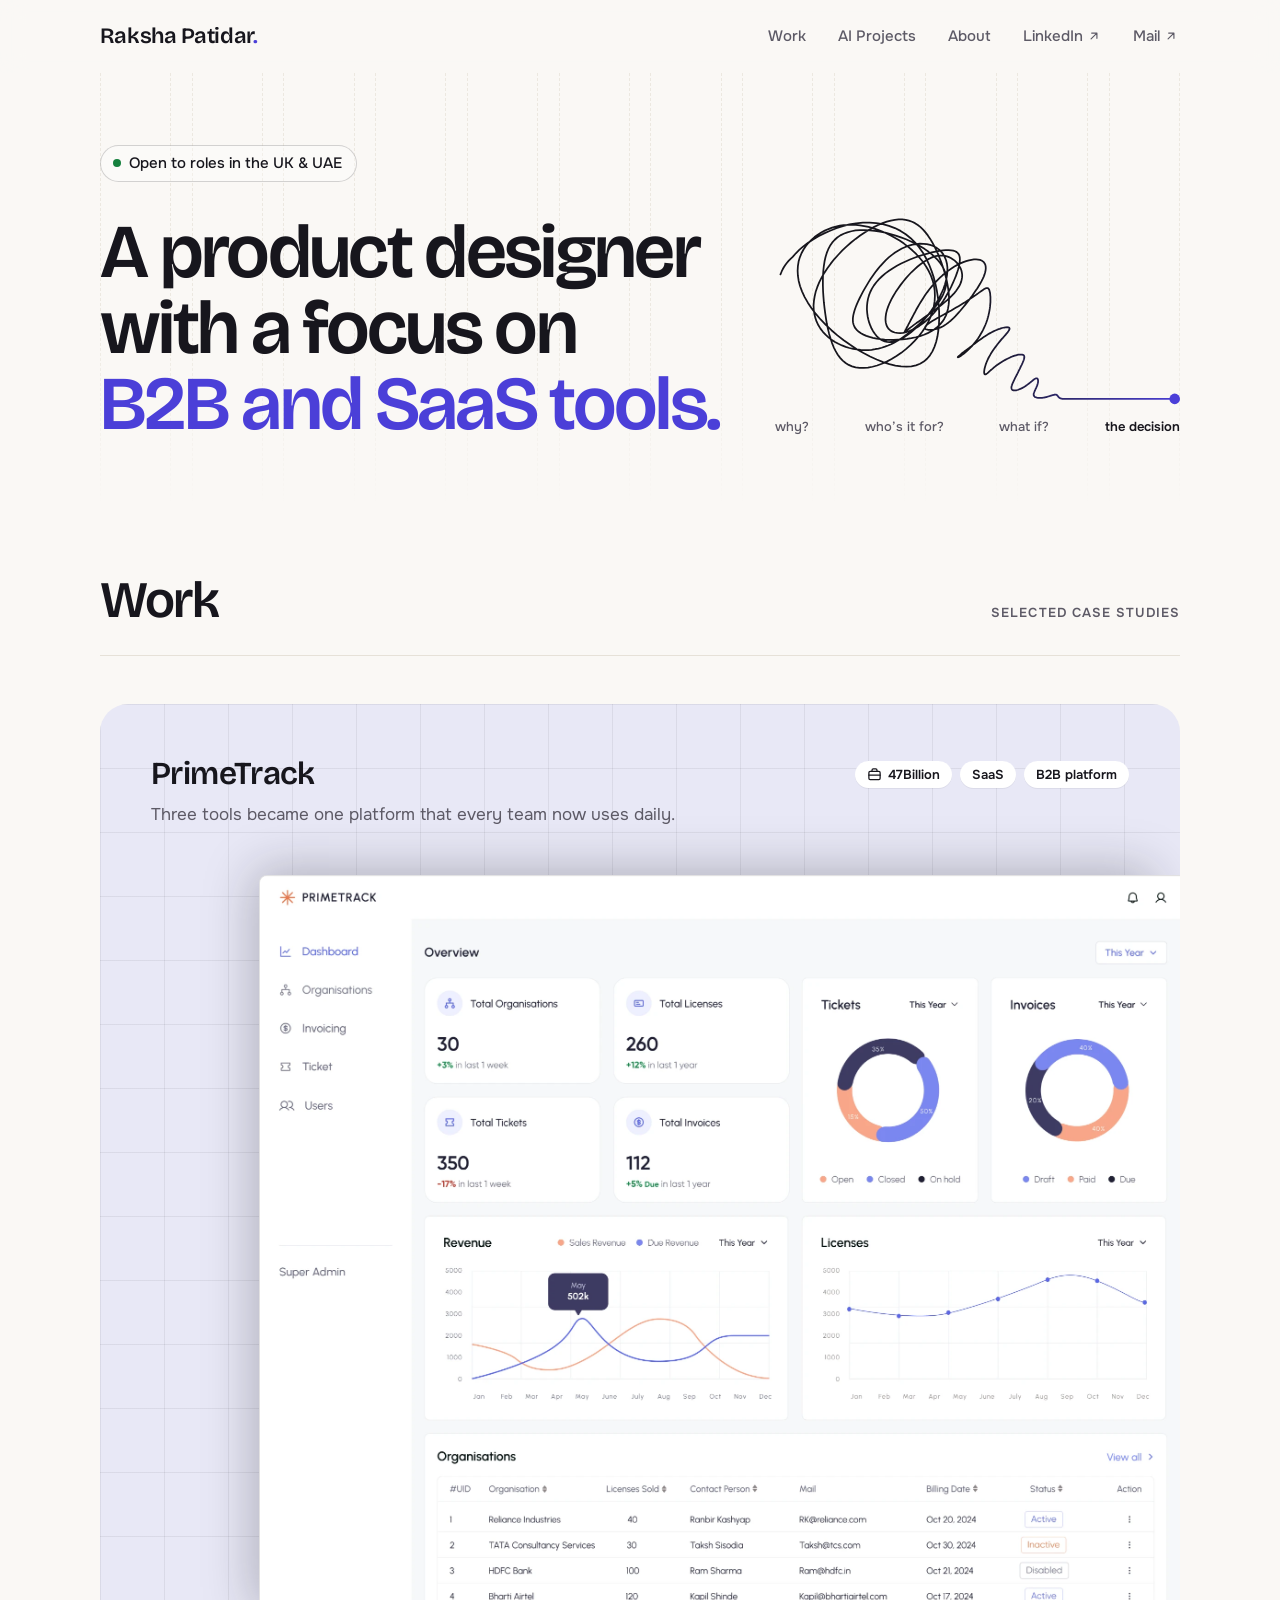
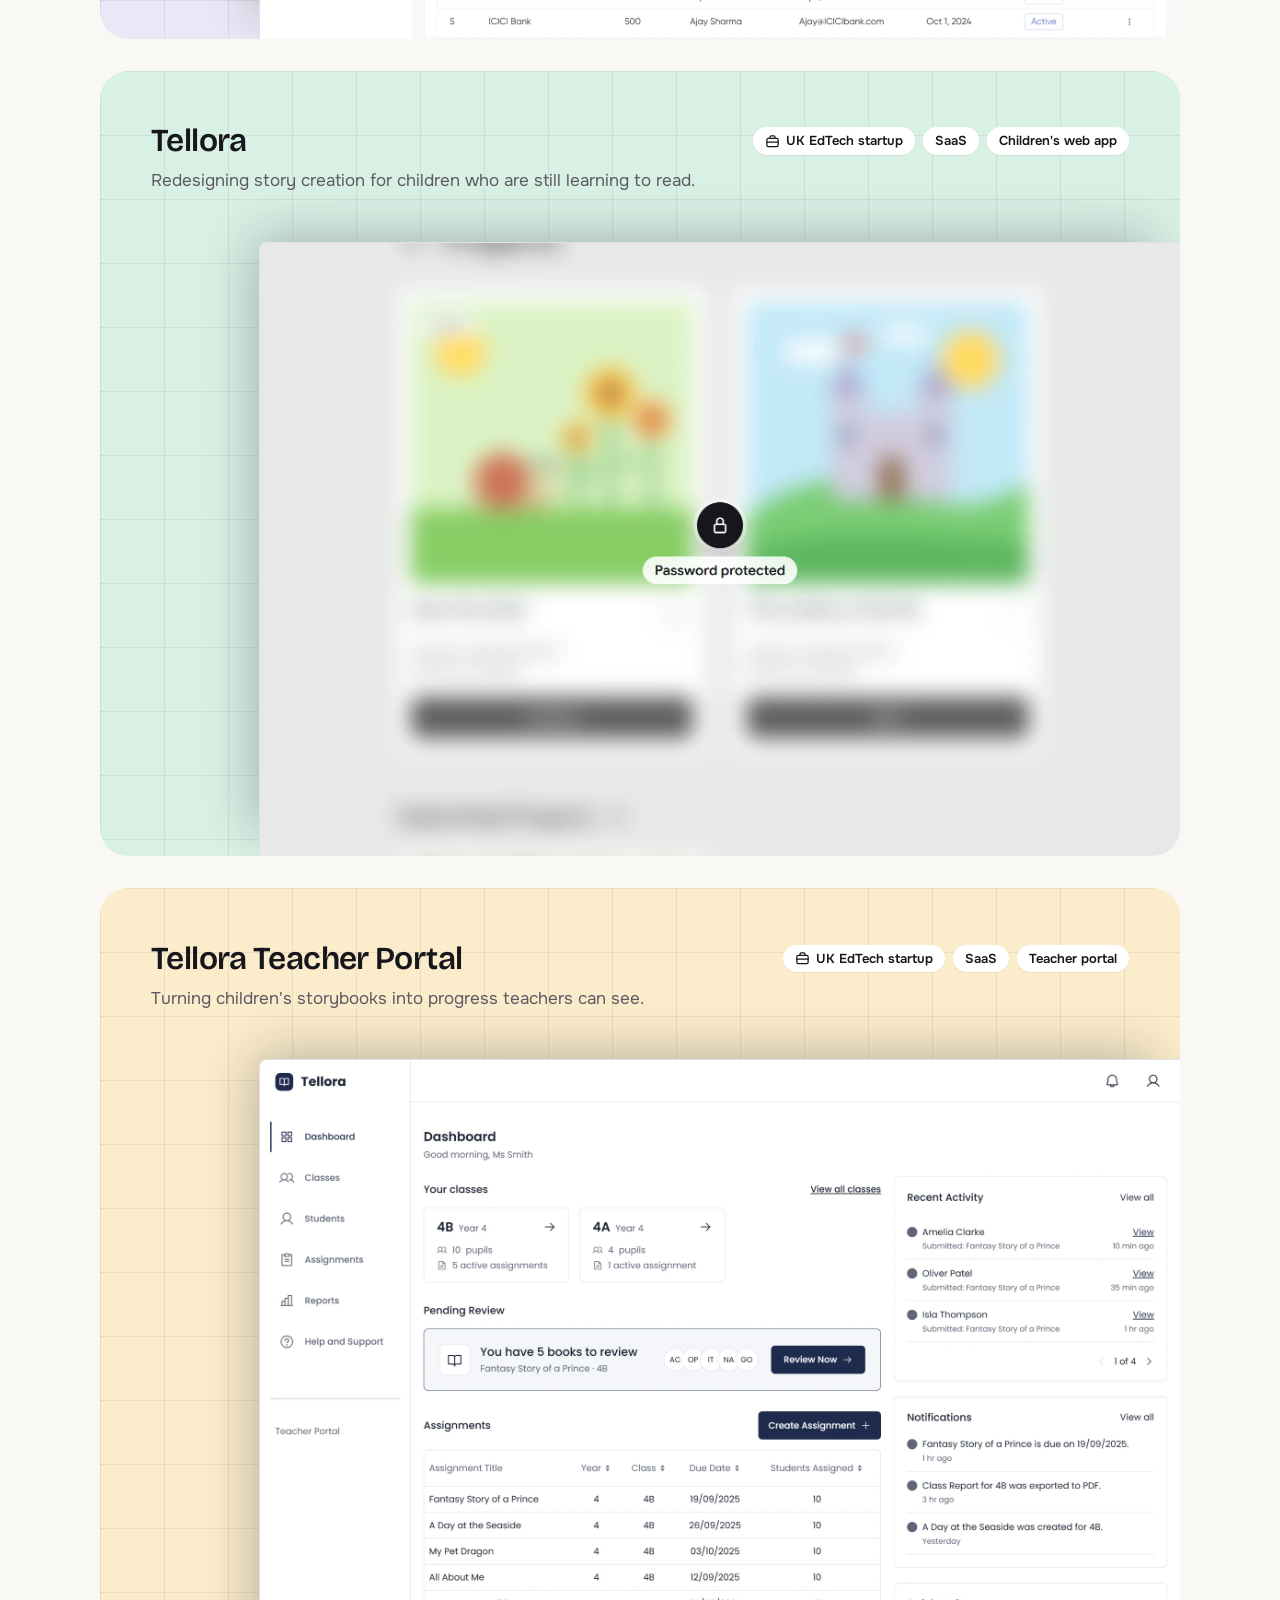
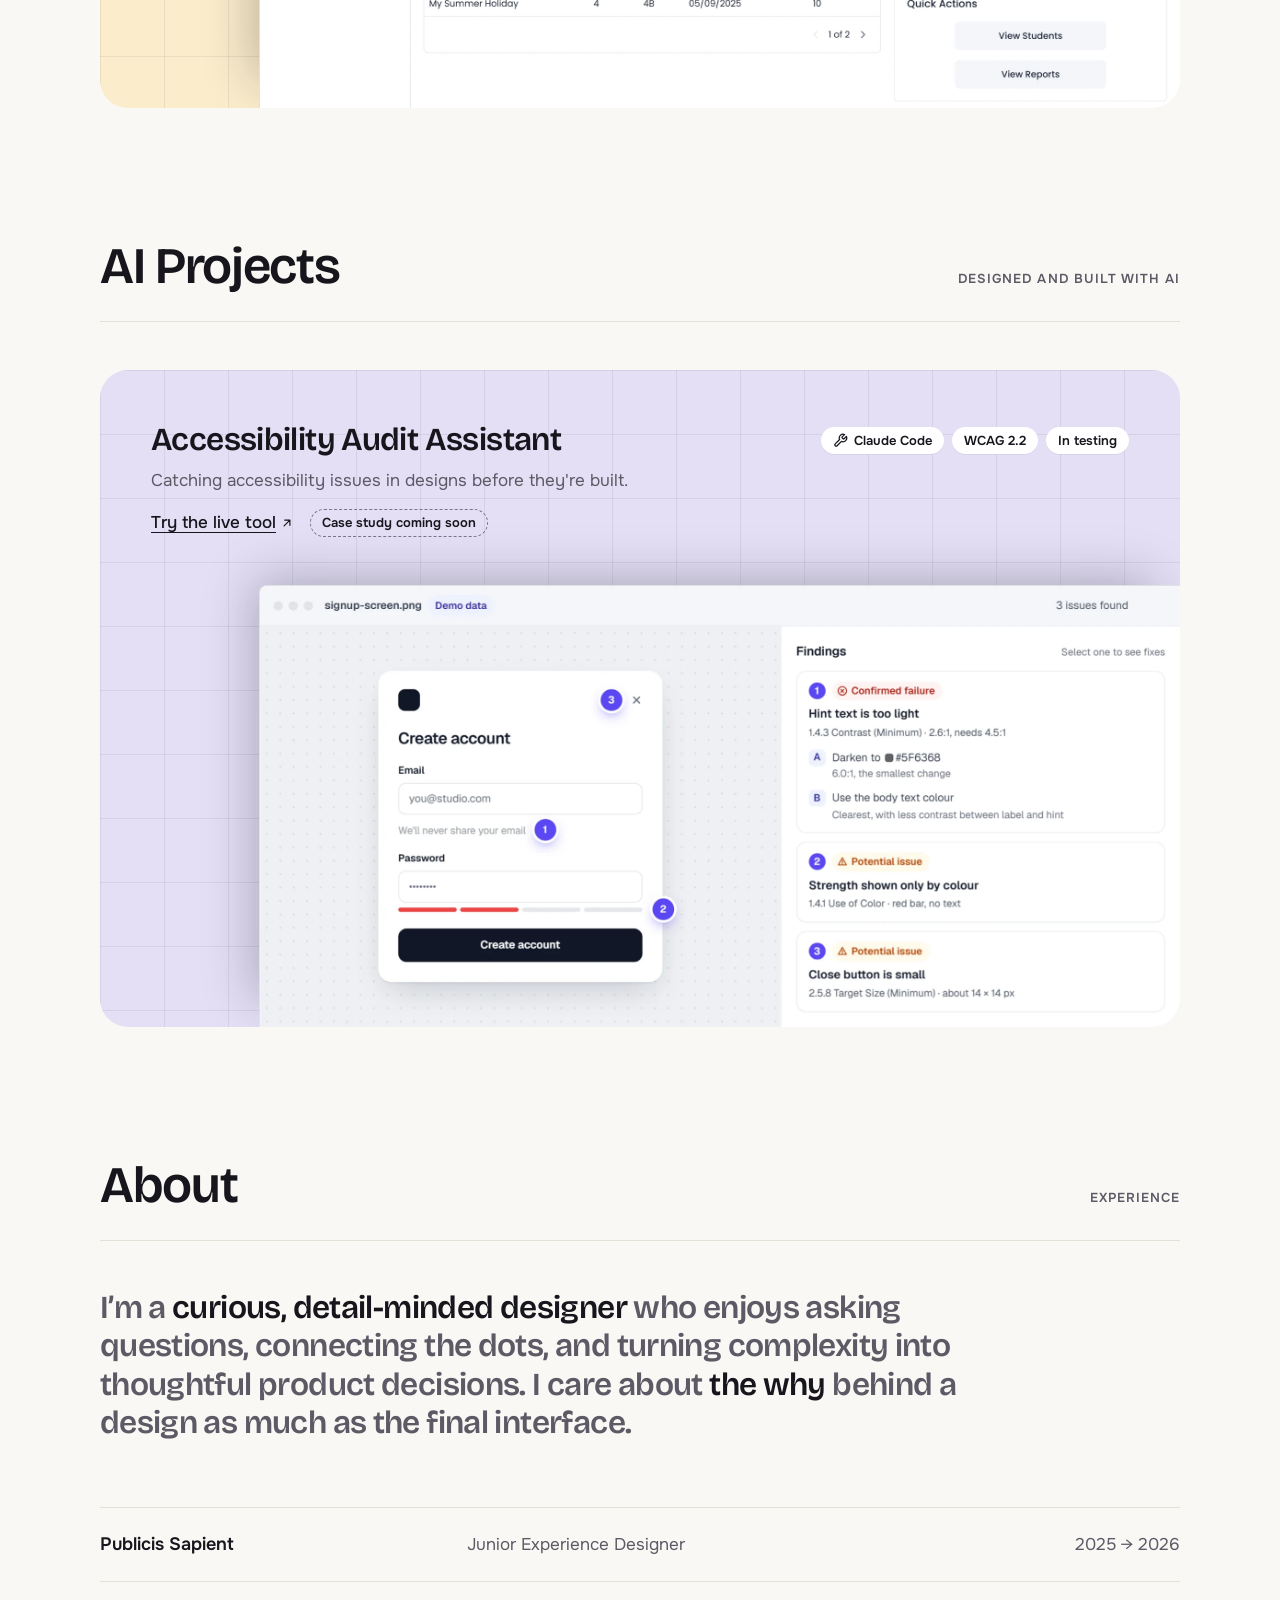
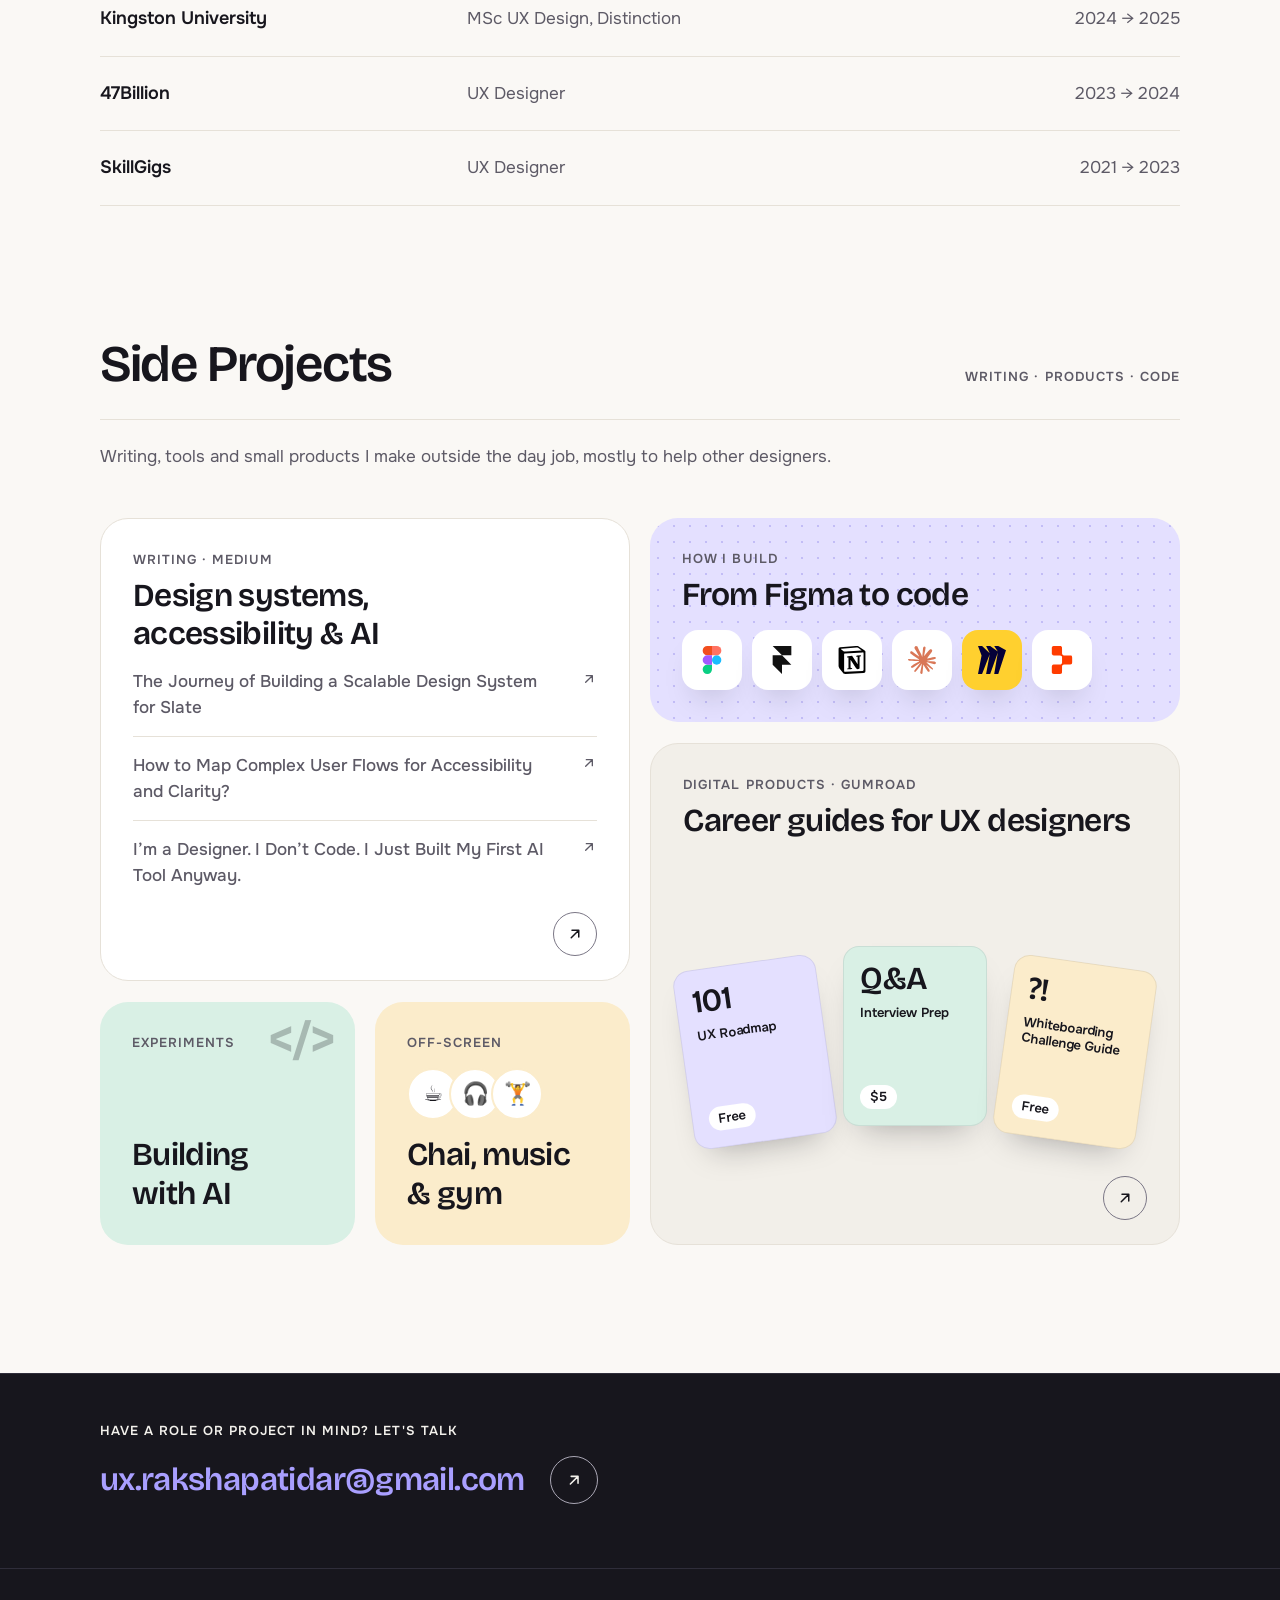
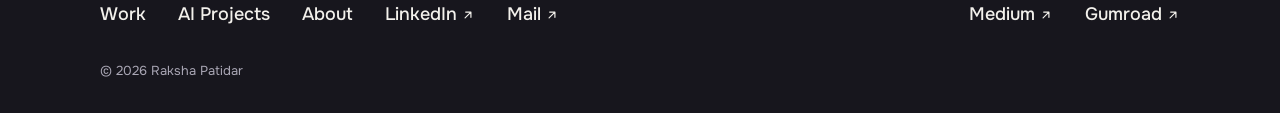
<file: index.html>
<!doctype html>
<html lang="en">
<head>
  <meta charset="utf-8">
  <meta name="viewport" content="width=device-width, initial-scale=1">
  <title>Raksha Patidar · UX &amp; Product Designer</title>
  <meta name="description" content="Raksha Patidar is a product designer with a focus on enterprise tools: research, complex flows and accessible design systems. Previously at Publicis Sapient, 47Billion and SkillGigs.">

  <link rel="preconnect" href="https://fonts.googleapis.com">
  <link rel="preconnect" href="https://fonts.gstatic.com" crossorigin>
  <link href="https://fonts.googleapis.com/css2?family=Bricolage+Grotesque:opsz,wght@12..96,400..800&family=Onest:wght@100..900&display=swap" rel="stylesheet">

  <link rel="stylesheet" href="style.css">
  <script>
    // A page transition can be skipped (a reload, a background tab). That's fine, so it isn't reported as an error.
    ["pageswap", "pagereveal"].forEach((type) => addEventListener(type, (e) => {
      const vt = e.viewTransition;
      if (vt) [vt.ready, vt.finished, vt.updateCallbackDone].forEach((p) => p.catch(() => {}));
    }));
  </script>
  <link rel="icon" href="data:image/svg+xml,<svg xmlns='http://www.w3.org/2000/svg' viewBox='0 0 100 100'><circle cx='50' cy='50' r='50' fill='%234b3fd8'/><text x='50' y='66' font-size='44' text-anchor='middle' fill='white' font-family='Georgia'>RP</text></svg>">
</head>
<body>

  <a class="skip-link" href="#main">Skip to content</a>

  <!-- ===== Icon library (used with <use href="#…">) ===== -->
  <svg width="0" height="0" style="position:absolute" aria-hidden="true" focusable="false">
    <!-- UI icons -->
    <symbol id="arrow-up-right" viewBox="0 0 24 24"><path d="M7 17L17 7M8 7h9v9" fill="none" stroke="currentColor" stroke-width="2" stroke-linecap="round" stroke-linejoin="round"/></symbol>
    <symbol id="briefcase" viewBox="0 0 24 24"><g fill="none" stroke="currentColor" stroke-width="2" stroke-linecap="round" stroke-linejoin="round"><rect x="3" y="7" width="18" height="13" rx="2"/><path d="M8 7V5a2 2 0 0 1 2-2h4a2 2 0 0 1 2 2v2"/><path d="M3 13h18"/></g></symbol>
    <symbol id="wrench" viewBox="0 0 24 24"><path d="M14.7 6.3a1 1 0 0 0 0 1.4l1.6 1.6a1 1 0 0 0 1.4 0l3.77-3.77a6 6 0 0 1-7.94 7.94l-6.91 6.91a2.12 2.12 0 0 1-3-3l6.91-6.91a6 6 0 0 1 7.94-7.94l-3.76 3.76z" fill="none" stroke="currentColor" stroke-width="2" stroke-linecap="round" stroke-linejoin="round"/></symbol>
    <symbol id="image" viewBox="0 0 24 24"><g fill="none" stroke="currentColor" stroke-width="1.6" stroke-linecap="round" stroke-linejoin="round"><rect x="3" y="4" width="18" height="16" rx="3"/><circle cx="9" cy="10" r="2"/><path d="M21 16l-5-5-9 9"/></g></symbol>

    <!-- Tool logos (How I build). Notion, Claude & Miro from Simple Icons (simpleicons.org, CC0); Replit from replit.com -->
    <symbol id="logo-figma" viewBox="0 0 38 57">
      <path d="M19 28.5a9.5 9.5 0 1 1 19 0 9.5 9.5 0 0 1-19 0z" fill="#1abcfe"/>
      <path d="M0 47.5A9.5 9.5 0 0 1 9.5 38H19v9.5a9.5 9.5 0 1 1-19 0z" fill="#0acf83"/>
      <path d="M19 0v19h9.5a9.5 9.5 0 1 0 0-19H19z" fill="#ff7262"/>
      <path d="M0 9.5A9.5 9.5 0 0 0 9.5 19H19V0H9.5A9.5 9.5 0 0 0 0 9.5z" fill="#f24e1e"/>
      <path d="M0 28.5A9.5 9.5 0 0 0 9.5 38H19V19H9.5A9.5 9.5 0 0 0 0 28.5z" fill="#a259ff"/>
    </symbol>
    <symbol id="logo-framer" viewBox="0 0 14 21"><path d="M0 0h14v7H7zm0 7h7l7 7H7v7l-7-7z" fill="#111"/></symbol>
    <symbol id="logo-notion" viewBox="0 0 24 24"><path fill="#000" d="M4.459 4.208c.746.606 1.026.56 2.428.466l13.215-.793c.28 0 .047-.28-.046-.326L17.86 1.968c-.42-.326-.981-.7-2.055-.607L3.01 2.295c-.466.046-.56.28-.374.466zm.793 3.08v13.904c0 .747.373 1.027 1.214.98l14.523-.84c.841-.046.935-.56.935-1.167V6.354c0-.606-.233-.933-.748-.887l-15.177.887c-.56.047-.747.327-.747.933zm14.337.745c.093.42 0 .84-.42.888l-.7.14v10.264c-.608.327-1.168.514-1.635.514-.748 0-.935-.234-1.495-.933l-4.577-7.186v6.952L12.21 19s0 .84-1.168.84l-3.222.186c-.093-.186 0-.653.327-.746l.84-.233V9.854L7.822 9.76c-.094-.42.14-1.026.793-1.073l3.456-.233 4.764 7.279v-6.44l-1.215-.139c-.093-.514.28-.887.747-.933zM1.936 1.035l13.31-.98c1.634-.14 2.055-.047 3.082.7l4.249 2.986c.7.513.934.653.934 1.213v16.378c0 1.026-.373 1.634-1.68 1.726l-15.458.934c-.98.047-1.448-.093-1.962-.747l-3.129-4.06c-.56-.747-.793-1.306-.793-1.96V2.667c0-.839.374-1.54 1.447-1.632z"/></symbol>
    <symbol id="logo-claude" viewBox="0 0 24 24"><path fill="#d97757" d="m4.7144 15.9555 4.7174-2.6471.079-.2307-.079-.1275h-.2307l-.7893-.0486-2.6956-.0729-2.3375-.0971-2.2646-.1214-.5707-.1215-.5343-.7042.0546-.3522.4797-.3218.686.0608 1.5179.1032 2.2767.1578 1.6514.0972 2.4468.255h.3886l.0546-.1579-.1336-.0971-.1032-.0972L6.973 9.8356l-2.55-1.6879-1.3356-.9714-.7225-.4918-.3643-.4614-.1578-1.0078.6557-.7225.8803.0607.2246.0607.8925.686 1.9064 1.4754 2.4893 1.8336.3643.3035.1457-.1032.0182-.0728-.164-.2733-1.3539-2.4467-1.445-2.4893-.6435-1.032-.17-.6194c-.0607-.255-.1032-.4674-.1032-.7285L6.287.1335 6.6997 0l.9957.1336.419.3642.6192 1.4147 1.0018 2.2282 1.5543 3.0296.4553.8985.2429.8318.091.255h.1579v-.1457l.1275-1.706.2368-2.0947.2307-2.6957.0789-.7589.3764-.9107.7468-.4918.5828.2793.4797.686-.0668.4433-.2853 1.8517-.5586 2.9021-.3643 1.9429h.2125l.2429-.2429.9835-1.3053 1.6514-2.0643.7286-.8196.85-.9046.5464-.4311h1.0321l.759 1.1293-.34 1.1657-1.0625 1.3478-.8804 1.1414-1.2628 1.7-.7893 1.36.0729.1093.1882-.0183 2.8535-.607 1.5421-.2794 1.8396-.3157.8318.3886.091.3946-.3278.8075-1.967.4857-2.3072.4614-3.4364.8136-.0425.0304.0486.0607 1.5482.1457.6618.0364h1.621l3.0175.2247.7892.522.4736.6376-.079.4857-1.2142.6193-1.6393-.3886-3.825-.9107-1.3113-.3279h-.1822v.1093l1.0929 1.0686 2.0035 1.8092 2.5075 2.3314.1275.5768-.3218.4554-.34-.0486-2.2039-1.6575-.85-.7468-1.9246-1.621h-.1275v.17l.4432.6496 2.3436 3.5214.1214 1.0807-.17.3521-.6071.2125-.6679-.1214-1.3721-1.9246L14.38 17.959l-1.1414-1.9428-.1397.079-.674 7.2552-.3156.3703-.7286.2793-.6071-.4614-.3218-.7468.3218-1.4753.3886-1.9246.3157-1.53.2853-1.9004.17-.6314-.0121-.0425-.1397.0182-1.4328 1.9672-2.1796 2.9446-1.7243 1.8456-.4128.164-.7164-.3704.0667-.6618.4008-.5889 2.386-3.0357 1.4389-1.882.929-1.0868-.0062-.1579h-.0546l-6.3385 4.1164-1.1293.1457-.4857-.4554.0608-.7467.2307-.2429 1.9064-1.3114Z"/></symbol>
    <symbol id="logo-miro" viewBox="0 0 24 24"><path fill="#050038" d="M17.392 0H13.9L17 4.808 10.444 0H6.949l3.102 6.3L3.494 0H0l3.05 8.131L0 24h3.494L10.05 6.985 6.949 24h3.494L17 5.494 13.899 24h3.493L24 3.672 17.392 0z"/></symbol>
    <symbol id="logo-replit" viewBox="0 0 12.36 16.98"><path fill="#ff3c00" d="M6.20614 4.45867C6.20614 4.53496 6.20614 4.5731 6.2088 4.61202C6.22529 4.85284 6.32698 5.09921 6.48502 5.28119C6.51055 5.3106 6.53383 5.33396 6.58039 5.38068C6.78759 5.58861 7.07029 5.7016 7.36331 5.7016H10.539C11.1736 5.7016 11.491 5.7016 11.7334 5.82554C11.9466 5.93456 12.1199 6.10852 12.2286 6.32249C12.3521 6.56574 12.3521 6.88417 12.3521 7.52104V9.44493C12.3521 10.0818 12.3521 10.4002 12.2286 10.6435C12.1199 10.8574 11.9466 11.0314 11.7334 11.1404C11.491 11.2644 11.1736 11.2644 10.539 11.2644H7.3556C7.06557 11.2644 6.78584 11.3763 6.58076 11.5821C6.53387 11.6291 6.51043 11.6527 6.48479 11.6822C6.32696 11.8641 6.22537 12.1102 6.20883 12.3508C6.20614 12.3899 6.20614 12.4281 6.20614 12.5046V15.1573C6.20614 15.7942 6.20614 16.1126 6.08263 16.3559C5.97399 16.5698 5.80063 16.7438 5.58741 16.8528C5.34501 16.9767 5.02769 16.9767 4.39305 16.9767H1.81309C1.17845 16.9767 0.861127 16.9767 0.618727 16.8528C0.405505 16.7438 0.232151 16.5698 0.123509 16.3559C0 16.1126 0 15.7942 0 15.1573V13.1017C0 12.4648 0 12.1464 0.123509 11.9031C0.232151 11.6892 0.405505 11.5152 0.618727 11.4062C0.861127 11.2823 1.17845 11.2823 1.81309 11.2823H5.00468C5.02032 11.2823 5.02813 11.2823 5.03736 11.2821C5.31891 11.2775 5.60469 11.1587 5.80702 10.9622C5.81365 10.9557 5.81672 10.9527 5.82285 10.9465C5.87789 10.8913 5.9054 10.8637 5.93405 10.8301C6.08631 10.6515 6.18452 10.4135 6.20272 10.1792C6.20614 10.1351 6.20614 10.0914 6.20614 10.0041V6.95945C6.20614 6.8716 6.20614 6.82768 6.20268 6.78333C6.18441 6.54934 6.08634 6.31177 5.93439 6.13335C5.90559 6.09953 5.87788 6.07174 5.82248 6.01614C5.61517 5.8081 5.33253 5.69461 5.03935 5.69461H1.81309C1.17845 5.69461 0.861127 5.69461 0.618727 5.57067C0.405505 5.46165 0.232151 5.28769 0.123509 5.07372C0 4.83047 0 4.51204 0 3.87517V1.81944C0 1.18258 0 0.864144 0.123509 0.620894C0.232151 0.406926 0.405505 0.232964 0.618727 0.123942C0.861127 0 1.17845 0 1.81309 0H4.39305C5.02769 0 5.34501 0 5.58741 0.123942C5.80063 0.232964 5.97399 0.406926 6.08263 0.620894C6.20614 0.864144 6.20614 1.18258 6.20614 1.81944V4.45867Z"/></symbol>

    <!-- Social icons (footer) -->
    <symbol id="icon-linkedin" viewBox="0 0 24 24"><g fill="none" stroke="currentColor" stroke-width="2" stroke-linecap="round" stroke-linejoin="round"><rect x="3" y="3" width="18" height="18" rx="4"/><path d="M8 11v5M8 8v.01M12 16v-5M16 16v-3a2 2 0 0 0-4 0"/></g></symbol>
    <symbol id="icon-medium" viewBox="0 0 24 24"><g fill="none" stroke="currentColor" stroke-width="2" stroke-linecap="round" stroke-linejoin="round"><rect x="3" y="3" width="18" height="18" rx="4"/><path d="M8 15V9l4 4 4-4v6"/></g></symbol>
    <symbol id="icon-gumroad" viewBox="0 0 24 24"><g fill="none" stroke="currentColor" stroke-width="2" stroke-linecap="round" stroke-linejoin="round"><rect x="3" y="3" width="18" height="18" rx="4"/><path d="M15.2 10.1A3.6 3.6 0 1 0 15.6 13.5h-3.2"/></g></symbol>
  </svg>

  <!-- ===================== HEADER ===================== -->
  <header class="site-header">
    <nav class="container nav" aria-label="Main">
      <a href="#top" class="brand" aria-label="Raksha Patidar, back to top">
        <span class="initials" aria-hidden="true">Raksha Patidar<span>.</span></span>
      </a>

      <div class="nav-right">
        <ul class="nav-links" id="nav-links">
          <li><a href="#work">Work</a></li>
          <li><a href="#ai-work">AI Projects</a></li>
          <li><a href="#about">About</a></li>
          <li><a href="https://www.linkedin.com/in/rakshapatidar/" target="_blank" rel="noopener">LinkedIn<svg class="ext" aria-hidden="true"><use href="#arrow-up-right"/></svg><span class="sr-only"> (opens in a new tab)</span></a></li>
          <li><a href="mailto:ux.rakshapatidar@gmail.com">Mail<svg class="ext" aria-hidden="true"><use href="#arrow-up-right"/></svg><span class="sr-only"> (opens your email app)</span></a></li>
        </ul>
        <button class="icon-btn menu-btn" id="menu-toggle" type="button" aria-label="Open menu" aria-expanded="false" aria-controls="nav-links">
          <svg viewBox="0 0 24 24" fill="none" stroke="currentColor" stroke-width="2" stroke-linecap="round" aria-hidden="true"><path d="M4 7h16M4 12h16M4 17h16"/></svg>
        </button>
      </div>
    </nav>
  </header>

  <main id="main">

    <!-- ===================== HERO ===================== -->
    <section class="hero" id="top" aria-label="Introduction">
      <div class="hero-lines" aria-hidden="true">
        <div class="container grid12">
          <span></span><span></span><span></span><span></span><span></span><span></span>
          <span></span><span></span><span></span><span></span><span></span><span></span>
        </div>
      </div>

      <div class="container">
        <!-- EDIT: the line above the headline -->
        <div class="hero-intro">
          <p class="hero-status"><span class="hero-status-dot" aria-hidden="true"></span>Open to roles in the UK &amp; UAE</p>
        </div>

        <!-- EDIT: headline colour rule (see style-guide.html):
             the statement in primary; the closing phrase in <span class="t-accent"> (the payoff).
             Each <span class="line"> is one phrase = one line.
             Keep each line to about 20 characters (like "A product designer")
             so it stays on one line on every screen, phones included. -->
        <h1><span class="line">A product designer</span> <span class="line">with a focus on</span> <span class="line t-accent">B2B and SaaS tools.</span></h1>

        <!-- The squiggle: how a process really looks. A click or tap tidies it into a case study's neat line (script.js draws it).
             EDIT: the words under the line are in .squiggle-labels; keep the aria-label in step with them. -->
        <div class="hero-squiggle">
          <button type="button" class="squiggle" aria-pressed="false" aria-label="why? who’s it for? what if? the decision: a tangled line, how my process really looks. Tidied up, it becomes Research Design Test Ship, how it looks in a case study.">
            <span class="squiggle-art" aria-hidden="true">
              <svg viewBox="0 34 460 216">
                <defs><linearGradient id="squiggle-ink" gradientUnits="userSpaceOnUse" x1="0" y1="0" x2="460" y2="0"><stop offset="0.5" style="stop-color:var(--text-primary)"/><stop offset="1" style="stop-color:var(--accent)"/></linearGradient></defs>
                <path class="squiggle-path" pathLength="1" d=""/>
                <circle class="squiggle-tick" cx="5" cy="244" r="4"/>
                <circle class="squiggle-tick" cx="153" cy="244" r="4"/>
                <circle class="squiggle-tick" cx="307" cy="244" r="4"/>
                <circle class="squiggle-dot" cx="454" cy="244" r="6"/>
              </svg>
              <span class="squiggle-tip"></span>
            </span>
            <span class="squiggle-labels" aria-hidden="true">
              <span class="is-mess"><span>why?</span><span>who’s it for?</span><span>what if?</span><span>the decision</span></span>
              <span class="is-neat"><span>Research</span><span>Design</span><span>Test</span><span>Ship</span></span>
            </span>
          </button>
        </div>
      </div>
    </section>

    <!-- ===================== WORK ===================== -->
    <section class="section" id="work" aria-labelledby="work-title">
      <div class="container">
        <div class="section-head">
          <h2 id="work-title">Work</h2>
          <p class="h6">Selected case studies</p>
        </div>

        <!-- The cards are built from the PROJECTS list in content.js. Edit them there. -->
        <div class="projects" id="projects"></div>
        <noscript><p class="muted">Turn on JavaScript to see the case studies.</p></noscript>
      </div>
    </section>

    <!-- ===================== AI PROJECTS ===================== -->
    <section class="section" id="ai-work" aria-labelledby="ai-title">
      <div class="container">
        <div class="section-head">
          <h2 id="ai-title">AI Projects</h2>
          <p class="h6">Designed and built with AI</p>
        </div>

        <!-- Built from content.js: the projects with group: "ai". -->
        <div class="projects" id="ai-projects"></div>
      </div>
    </section>

    <!-- ===================== ABOUT ===================== -->
    <section class="section" id="about" aria-labelledby="about-title">
      <div class="container">
        <div class="section-head">
          <h2 id="about-title">About</h2>
          <p class="h6">Experience</p>
        </div>

        <div class="grid12 about-grid">
          <!-- EDIT: <strong> words are shown in the primary text colour -->
          <p class="h3 statement">
            I’m a <strong>curious, detail-minded designer</strong> who enjoys asking questions,
            connecting the dots, and turning complexity into thoughtful product decisions.
            I care about <strong>the why</strong> behind a design as much as the final interface.
          </p>

          <!-- Experience, newest first. ARIA roles keep the table readable when it stacks on phones. -->
          <table class="xp" role="table">
            <caption class="sr-only">Experience and education</caption>
            <thead role="rowgroup">
              <tr role="row">
                <th scope="col" role="columnheader">Organisation</th>
                <th scope="col" role="columnheader">Role</th>
                <th scope="col" role="columnheader">Years</th>
              </tr>
            </thead>
            <tbody role="rowgroup">
              <tr role="row">
                <th scope="row" role="rowheader">Publicis Sapient</th>
                <td class="role" role="cell">Junior Experience Designer</td>
                <td class="years" role="cell">2025 <span aria-hidden="true">→</span><span class="sr-only">to</span> 2026</td>
              </tr>
              <tr role="row">
                <th scope="row" role="rowheader">Kingston University</th>
                <td class="role" role="cell">MSc UX Design, Distinction</td>
                <td class="years" role="cell">2024 <span aria-hidden="true">→</span><span class="sr-only">to</span> 2025</td>
              </tr>
              <tr role="row">
                <th scope="row" role="rowheader">47Billion</th>
                <td class="role" role="cell">UX Designer</td>
                <td class="years" role="cell">2023 <span aria-hidden="true">→</span><span class="sr-only">to</span> 2024</td>
              </tr>
              <tr role="row">
                <th scope="row" role="rowheader">SkillGigs</th>
                <td class="role" role="cell">UX Designer</td>
                <td class="years" role="cell">2021 <span aria-hidden="true">→</span><span class="sr-only">to</span> 2023</td>
              </tr>
            </tbody>
          </table>
        </div>
      </div>
    </section>

    <!-- ===================== SIDE PROJECTS (bento) ===================== -->
    <section class="section" id="side-projects" aria-labelledby="side-title">
      <div class="container">
        <div class="section-head">
          <h2 id="side-title">Side Projects</h2>
          <p class="h6">Writing · Products · Code</p>
        </div>
        <p class="section-intro">Writing, tools and small products I make outside the day job, mostly to help other designers.</p>

        <div class="bento">

          <!-- Medium -->
          <article class="tile tile-medium has-circle has-stretched" aria-labelledby="t-medium">
            <p class="h6">Writing · Medium</p>
            <h3 id="t-medium"><a class="stretched" href="https://medium.com/@raksha.patidar" target="_blank" rel="noopener">Design systems, accessibility &amp; AI<span class="sr-only"> (opens my Medium profile in a new tab)</span></a></h3>
            <ul class="articles" aria-label="Latest articles">
              <li><a href="https://medium.com/design-systems-collective/slate-my-journey-designing-a-scalable-design-system-0f1fd9cd0f8f?sharedUserId=raksha.patidar" target="_blank" rel="noopener"><span class="article-title">The Journey of Building a Scalable Design System for Slate</span><svg class="article-arrow" aria-hidden="true"><use href="#arrow-up-right"/></svg><span class="sr-only"> (opens in a new tab)</span></a></li>
              <li><a href="https://medium.com/design-bootcamp/user-flows-how-to-map-complex-flows-that-are-clear-and-accessible-9048292087fa?sharedUserId=raksha.patidar" target="_blank" rel="noopener"><span class="article-title">How to Map Complex User Flows for Accessibility and Clarity?</span><svg class="article-arrow" aria-hidden="true"><use href="#arrow-up-right"/></svg><span class="sr-only"> (opens in a new tab)</span></a></li>
              <li><a href="https://medium.com/@raksha.patidar/im-a-designer-i-don-t-code-i-just-built-my-first-ai-tool-anyway-083349208c52?sharedUserId=raksha.patidar" target="_blank" rel="noopener"><span class="article-title">I’m a Designer. I Don’t Code. I Just Built My First AI Tool Anyway.</span><svg class="article-arrow" aria-hidden="true"><use href="#arrow-up-right"/></svg><span class="sr-only"> (opens in a new tab)</span></a></li>
            </ul>
            <span class="circle-btn" aria-hidden="true"><svg><use href="#arrow-up-right"/></svg></span>
          </article>

          <!-- How I build -->
          <article class="tile tile-stack" aria-labelledby="t-stack">
            <p class="h6">How I build</p>
            <h3 id="t-stack">From Figma to code</h3>
            <ul class="apps" aria-label="Tools">
              <li class="app"><svg aria-hidden="true"><use href="#logo-figma"/></svg><span class="sr-only">Figma</span></li>
              <li class="app"><svg aria-hidden="true"><use href="#logo-framer"/></svg><span class="sr-only">Framer</span></li>
              <li class="app"><svg aria-hidden="true"><use href="#logo-notion"/></svg><span class="sr-only">Notion</span></li>
              <li class="app"><svg aria-hidden="true"><use href="#logo-claude"/></svg><span class="sr-only">Claude</span></li>
              <li class="app app-miro"><svg aria-hidden="true"><use href="#logo-miro"/></svg><span class="sr-only">Miro</span></li>
              <li class="app"><svg aria-hidden="true"><use href="#logo-replit"/></svg><span class="sr-only">Replit</span></li>
            </ul>
          </article>

          <!-- Gumroad -->
          <article class="tile tile-gumroad has-circle has-stretched" aria-labelledby="t-gumroad">
            <p class="h6">Digital products · Gumroad</p>
            <h3 id="t-gumroad"><a class="stretched" href="https://rakshapatidar.gumroad.com/" target="_blank" rel="noopener">Career guides for UX designers<span class="sr-only"> (opens my Gumroad store in a new tab)</span></a></h3>
            <ul class="products" aria-label="Products">
              <li class="product tint-1"><span class="glyph" aria-hidden="true">101</span><a class="name" href="https://rakshapatidar.gumroad.com/l/UXRoadmap101" target="_blank" rel="noopener">UX Roadmap<span class="sr-only"> (opens in a new tab)</span></a><span class="price">Free</span></li>
              <li class="product tint-2"><span class="glyph" aria-hidden="true">Q&amp;A</span><a class="name" href="https://rakshapatidar.gumroad.com/l/screeningpreptemplate" target="_blank" rel="noopener">Interview Prep<span class="sr-only"> (opens in a new tab)</span></a><span class="price">$5</span></li>
              <li class="product tint-3"><span class="glyph" aria-hidden="true">?!</span><a class="name" href="https://rakshapatidar.gumroad.com/l/whiteboardplaybook" target="_blank" rel="noopener">Whiteboarding Challenge Guide<span class="sr-only"> (opens in a new tab)</span></a><span class="price">Free</span></li>
            </ul>
            <span class="circle-btn" aria-hidden="true"><svg><use href="#arrow-up-right"/></svg></span>
          </article>

          <!-- Experiments -->
          <article class="tile tile-vibe" aria-labelledby="t-vibe">
            <span class="code-glyph" aria-hidden="true">&lt;/&gt;</span>
            <p class="h6">Experiments</p>
            <h3 id="t-vibe">Building with AI</h3>
          </article>

          <!-- Off-screen -->
          <article class="tile tile-me" aria-labelledby="t-me">
            <p class="h6">Off-screen</p>
            <h3 id="t-me">Chai, music &amp; gym</h3>
            <div class="emoji-row" aria-hidden="true"><span>☕</span><span>🎧</span><span>🏋️</span></div>
          </article>

        </div>
      </div>
    </section>

  </main>

  <!-- ===================== FOOTER ===================== -->
  <footer class="site-footer" aria-labelledby="contact-title">
    <div class="container footer-top">
      <h2 class="h6 footer-eyebrow" id="contact-title">Have a role or project in mind? Let's talk</h2>
      <a class="footer-email" href="mailto:ux.rakshapatidar@gmail.com">
        <span class="h3">ux.rakshapatidar<wbr>@gmail.com</span>
        <span class="circle-btn" aria-hidden="true"><svg><use href="#arrow-up-right"/></svg></span>
      </a>
    </div>

    <div class="footer-bottom">
      <div class="container footer-bar">
        <!-- Same links as the header -->
        <nav aria-label="Footer">
          <ul class="footer-nav">
            <li><a href="#work">Work</a></li>
            <li><a href="#ai-work">AI Projects</a></li>
            <li><a href="#about">About</a></li>
              <li><a href="https://www.linkedin.com/in/rakshapatidar/" target="_blank" rel="noopener">LinkedIn<svg class="ext" aria-hidden="true"><use href="#arrow-up-right"/></svg><span class="sr-only"> (opens in a new tab)</span></a></li>
            <li><a href="mailto:ux.rakshapatidar@gmail.com">Mail<svg class="ext" aria-hidden="true"><use href="#arrow-up-right"/></svg><span class="sr-only"> (opens your email app)</span></a></li>
            <li class="footer-push"><a href="https://medium.com/@raksha.patidar" target="_blank" rel="noopener">Medium<svg class="ext" aria-hidden="true"><use href="#arrow-up-right"/></svg><span class="sr-only"> (opens in a new tab)</span></a></li>
            <li><a href="https://rakshapatidar.gumroad.com/" target="_blank" rel="noopener">Gumroad<svg class="ext" aria-hidden="true"><use href="#arrow-up-right"/></svg><span class="sr-only"> (opens in a new tab)</span></a></li>
          </ul>
        </nav>
      </div>
      <p class="container copyright">© <span id="year">2026</span> Raksha Patidar</p>
    </div>
  </footer>

  <script src="content.js"></script>
  <script src="script.js"></script>
</body>
</html>
</file>
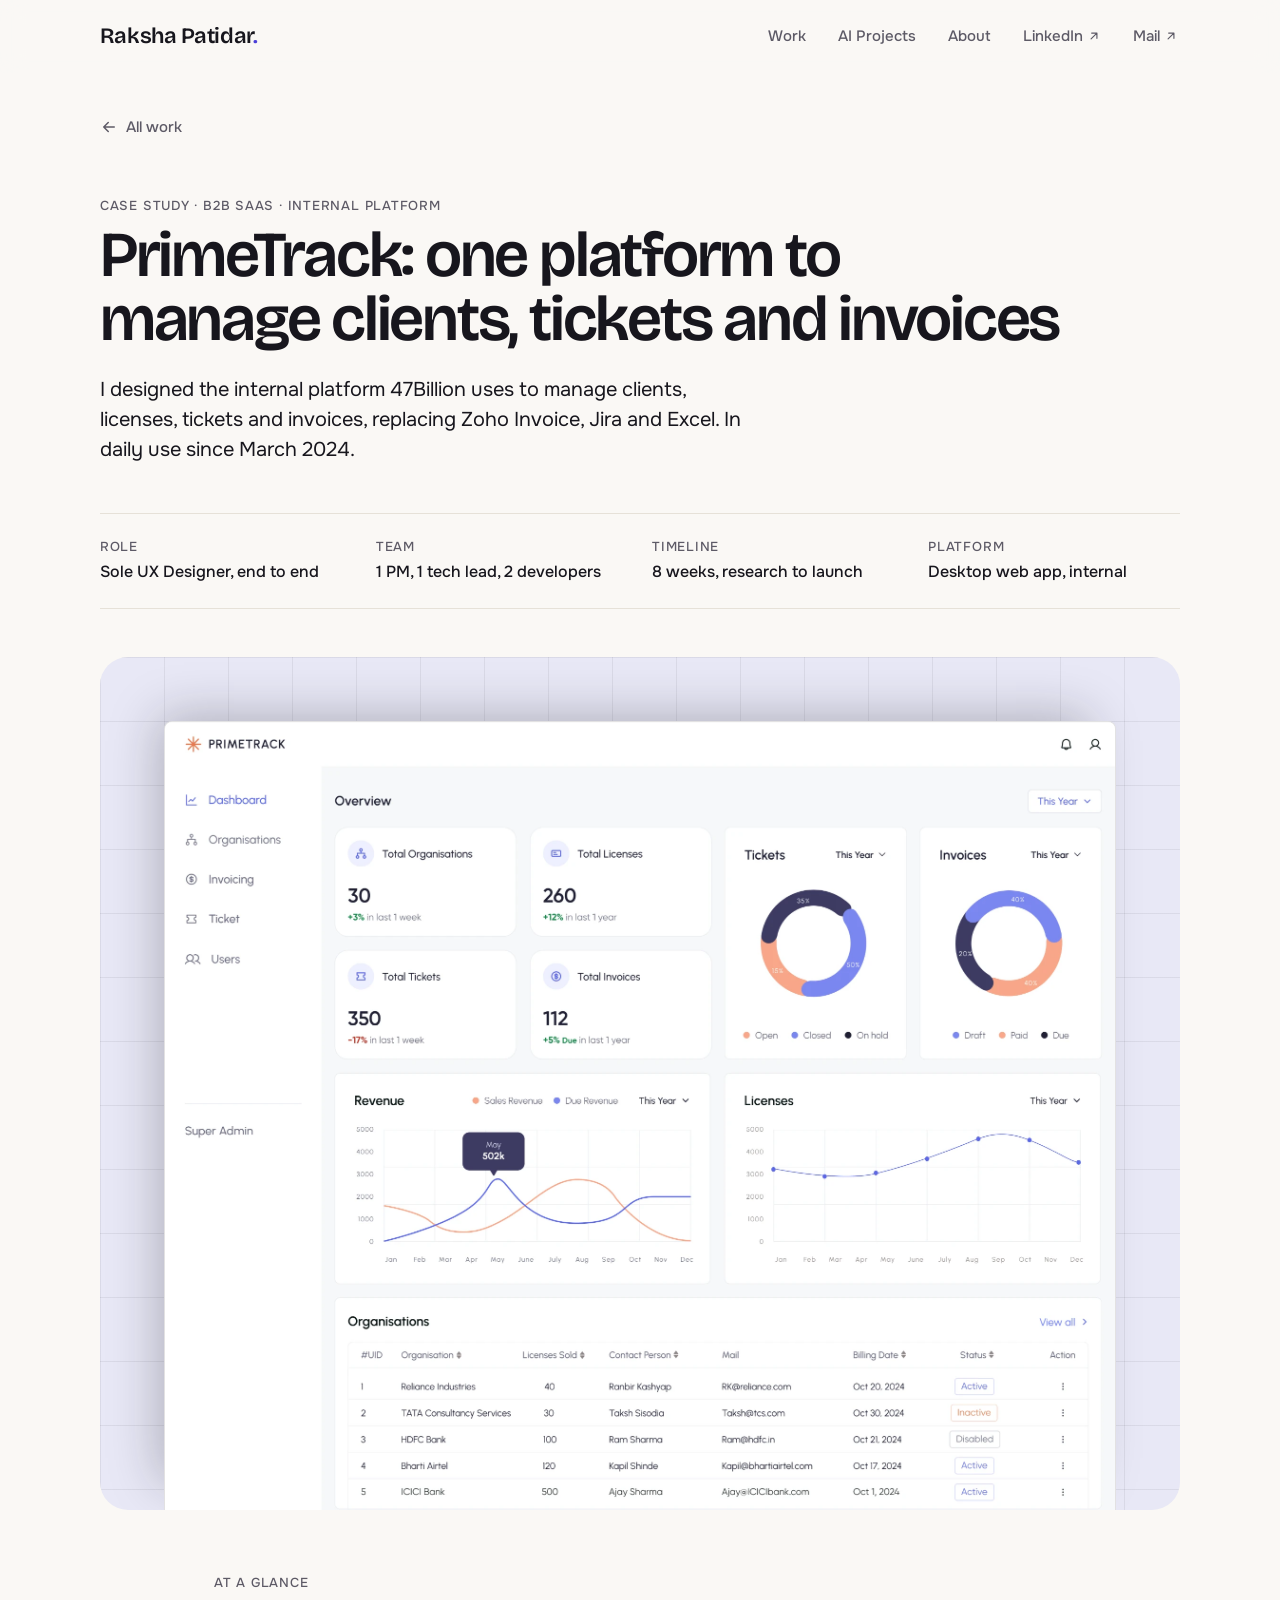
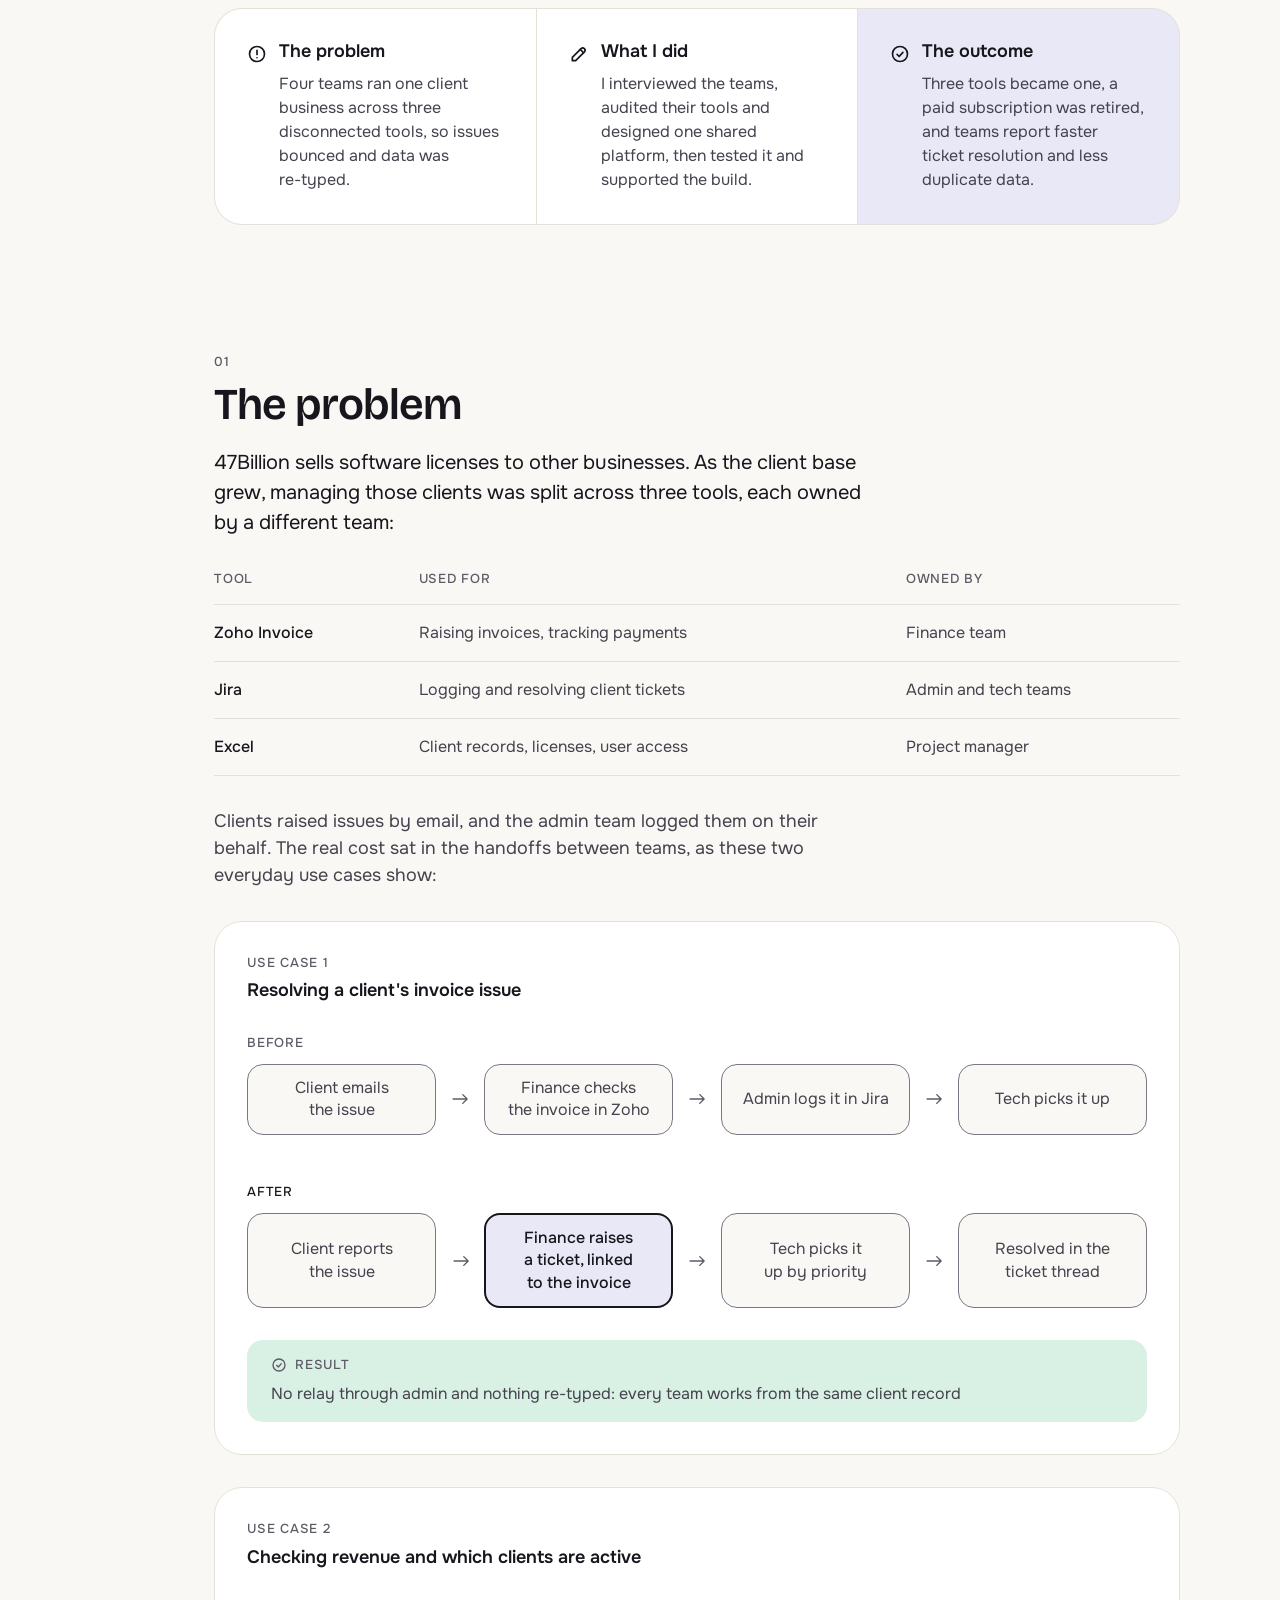
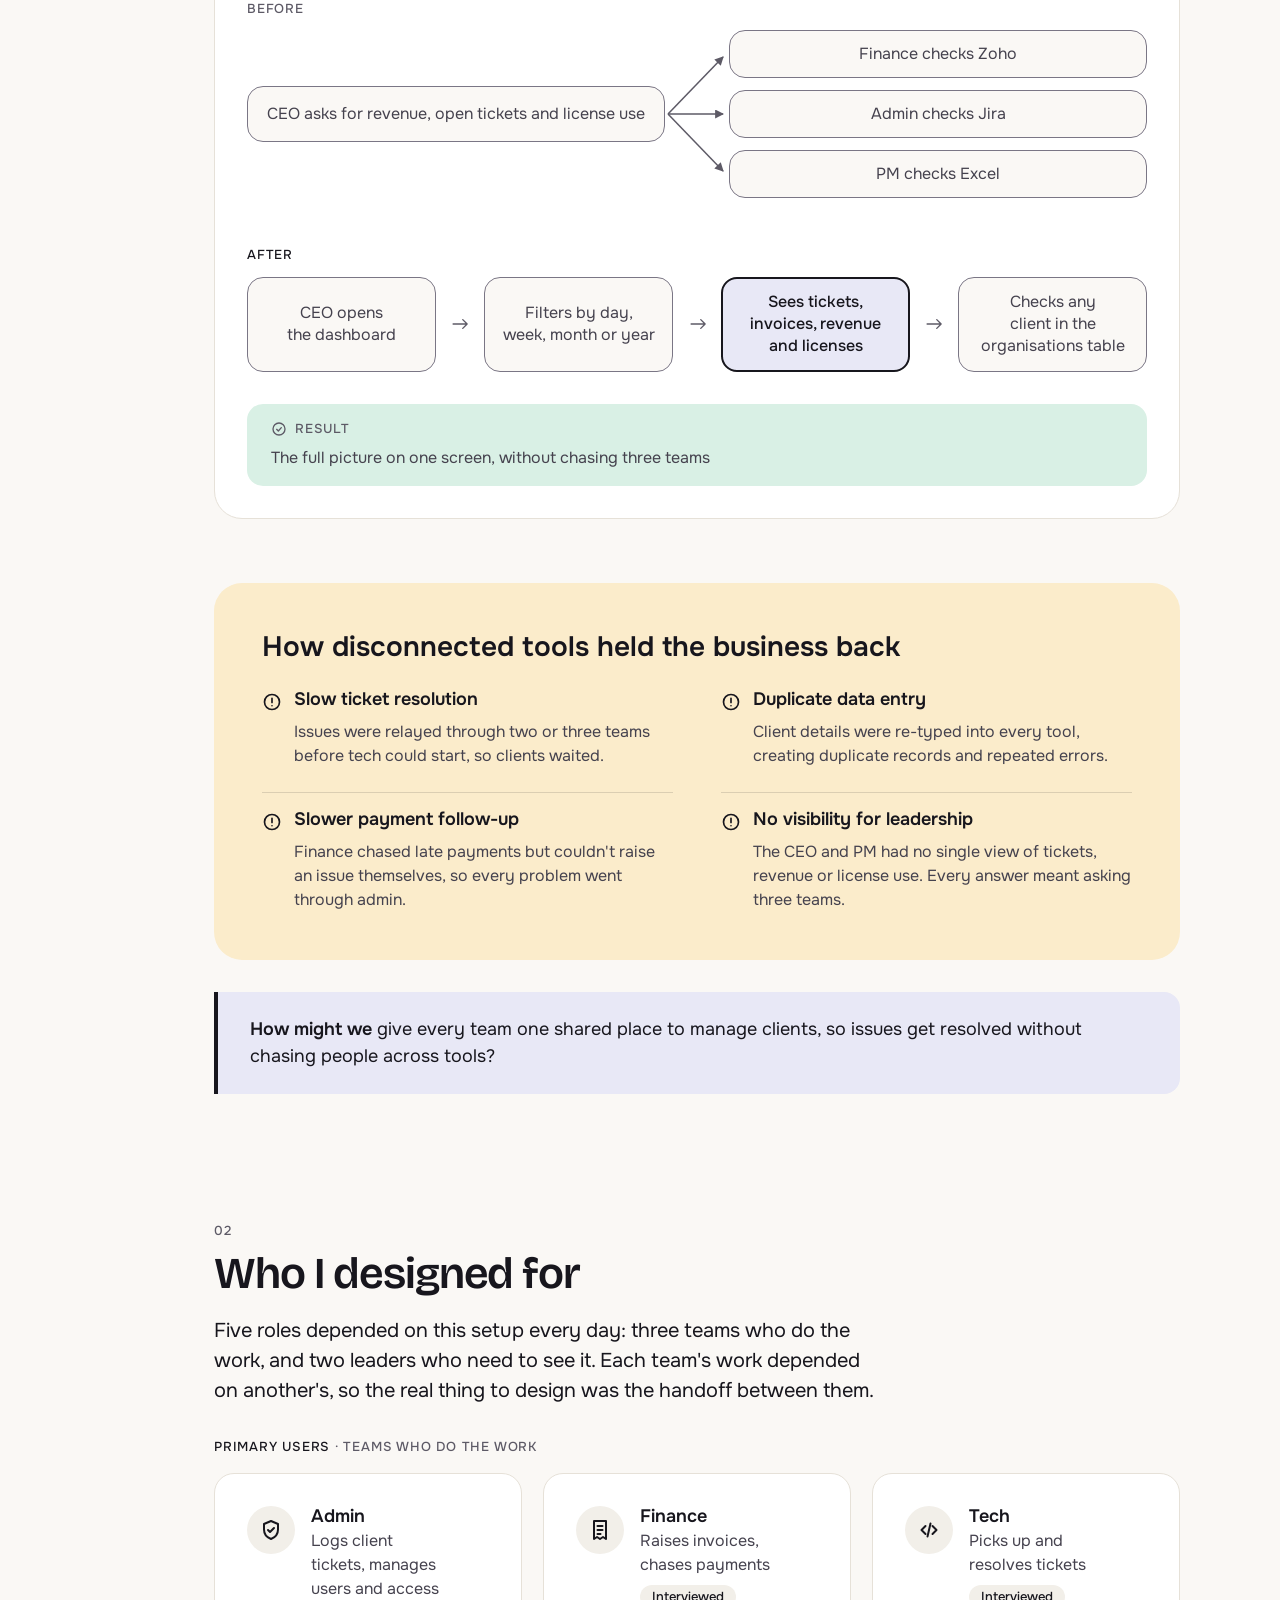
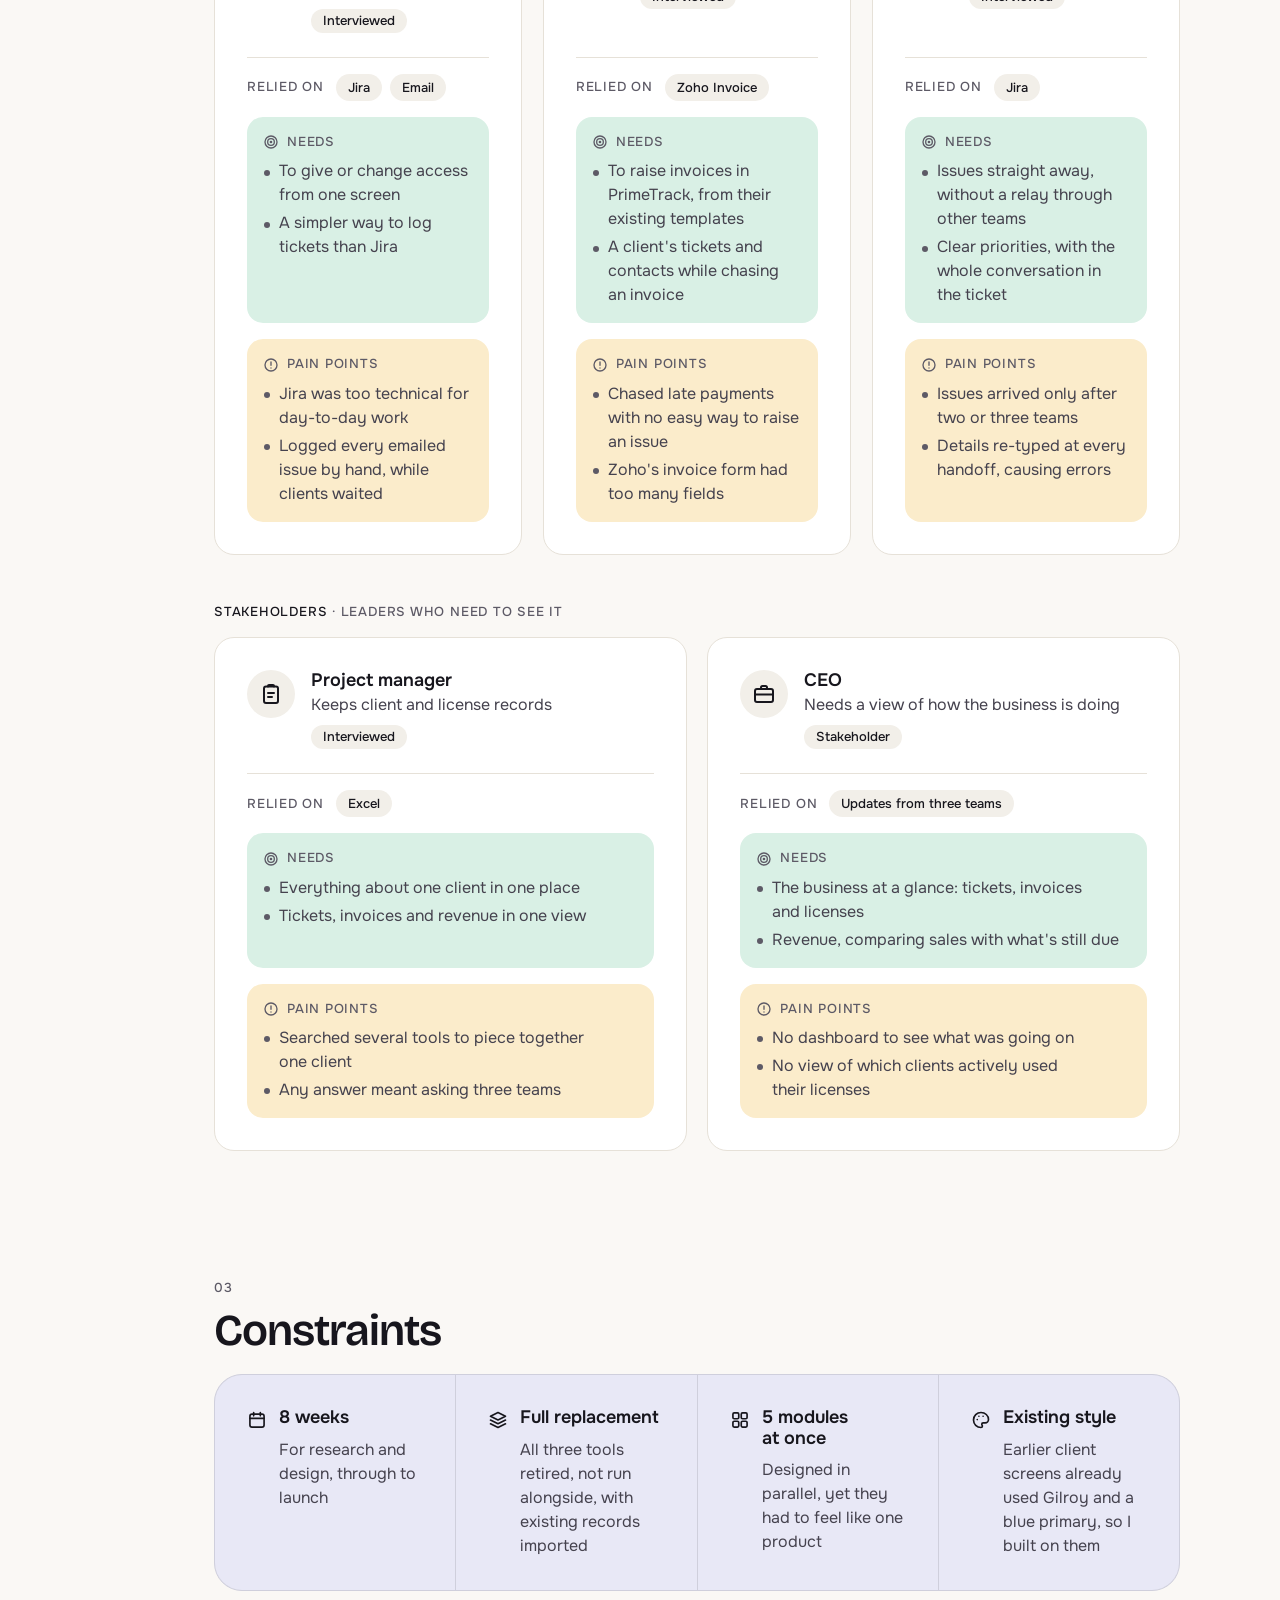
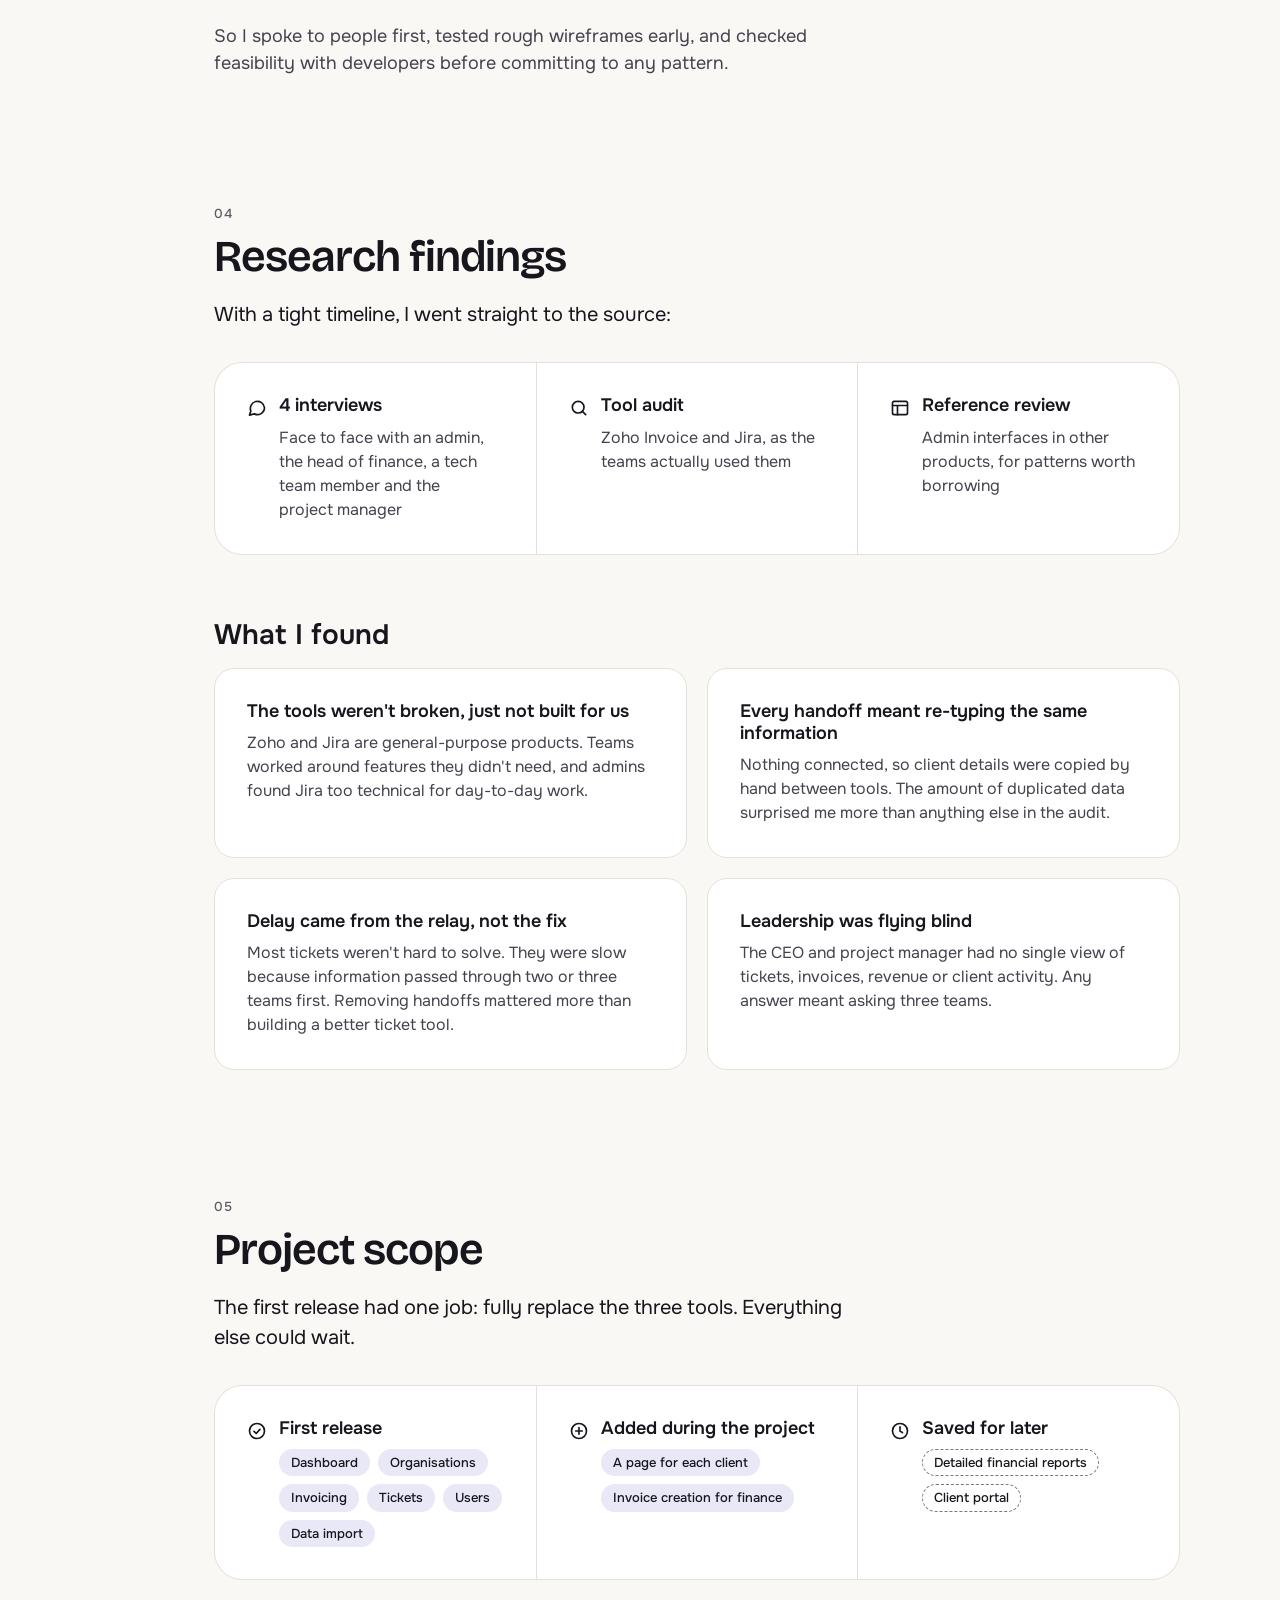
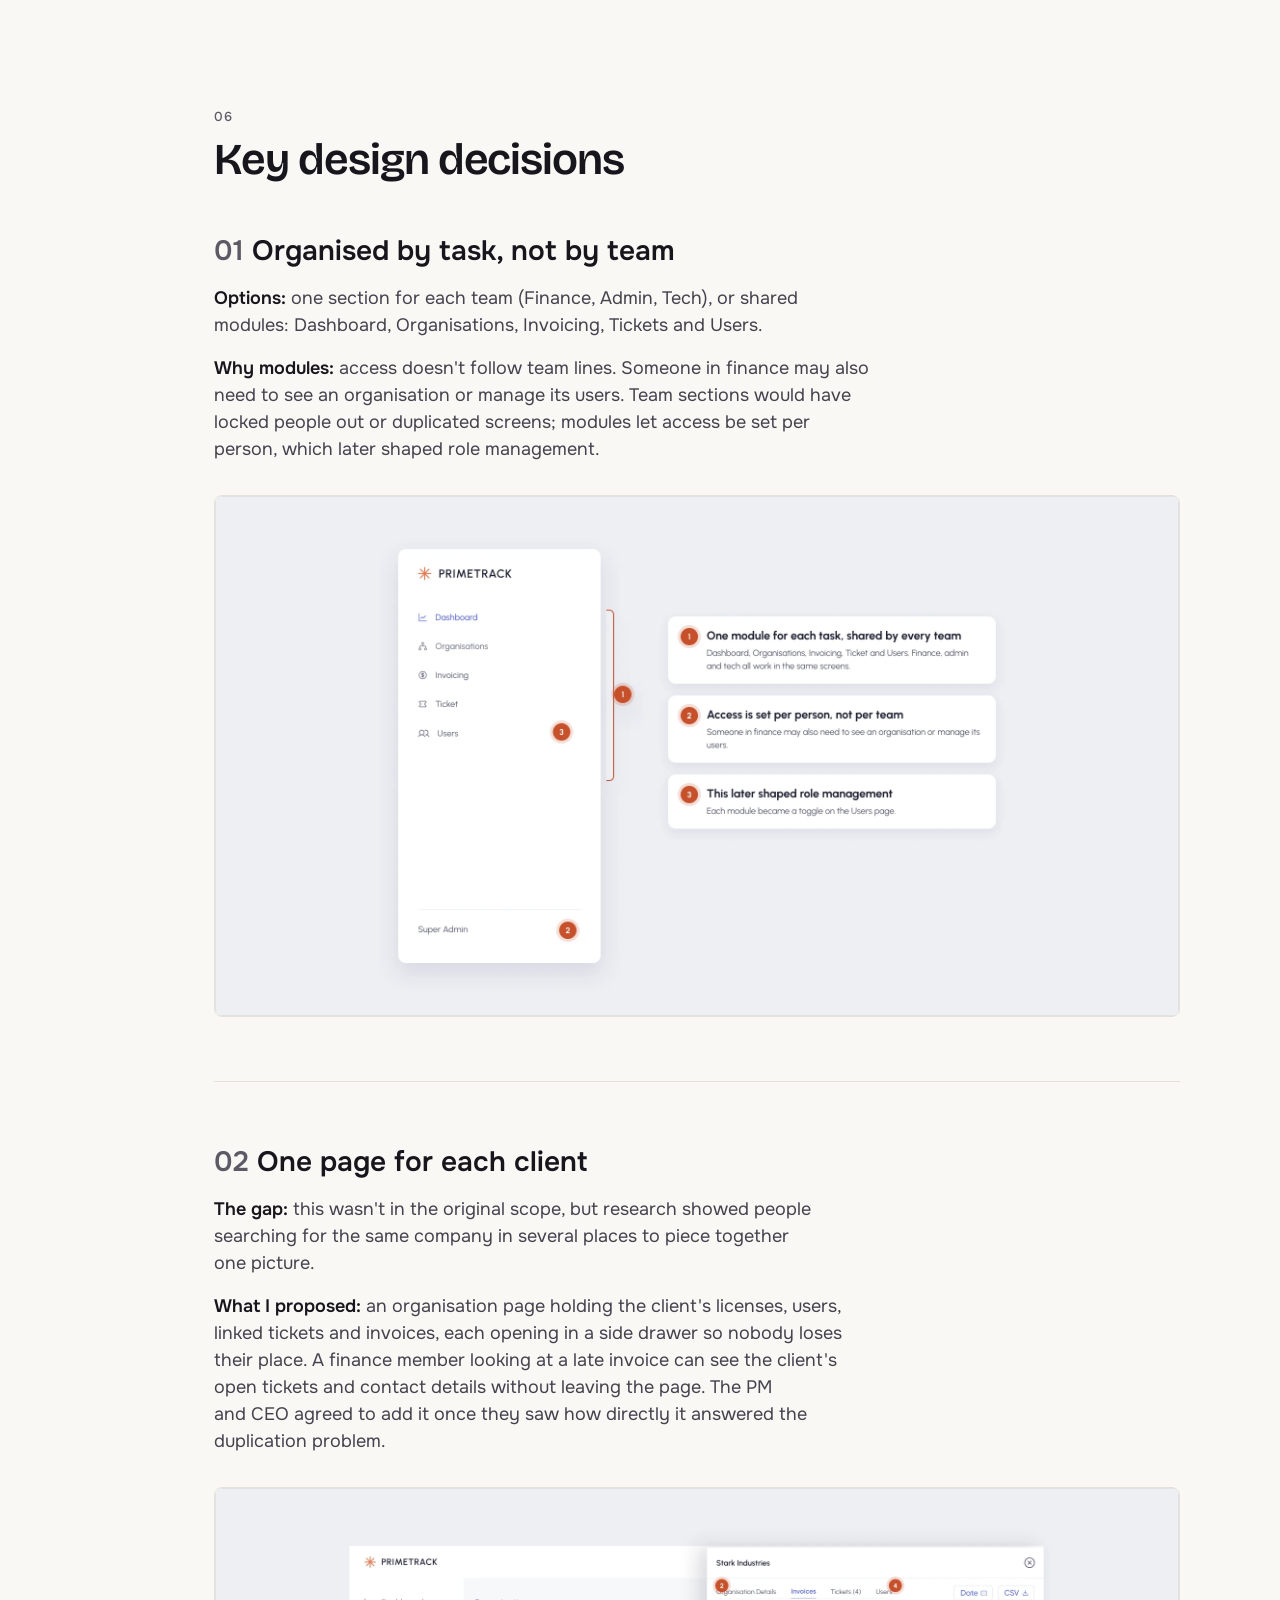
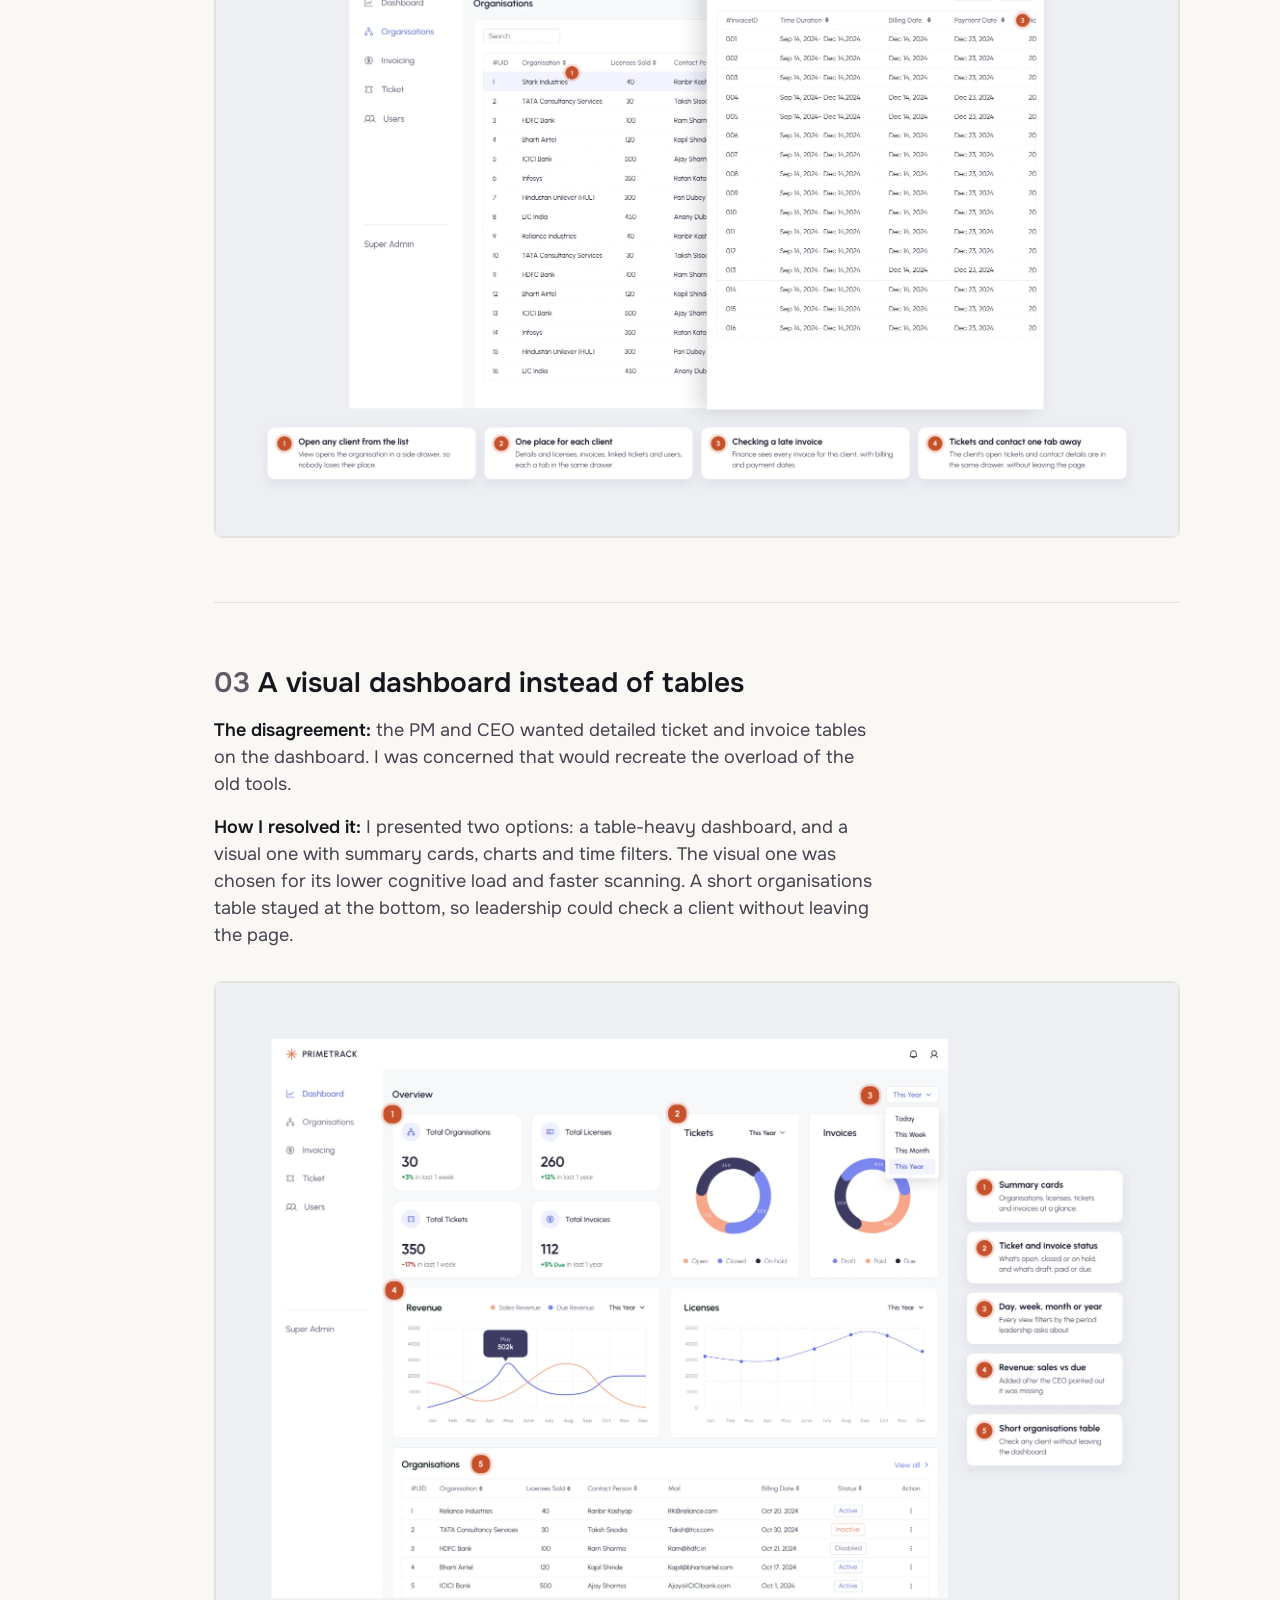
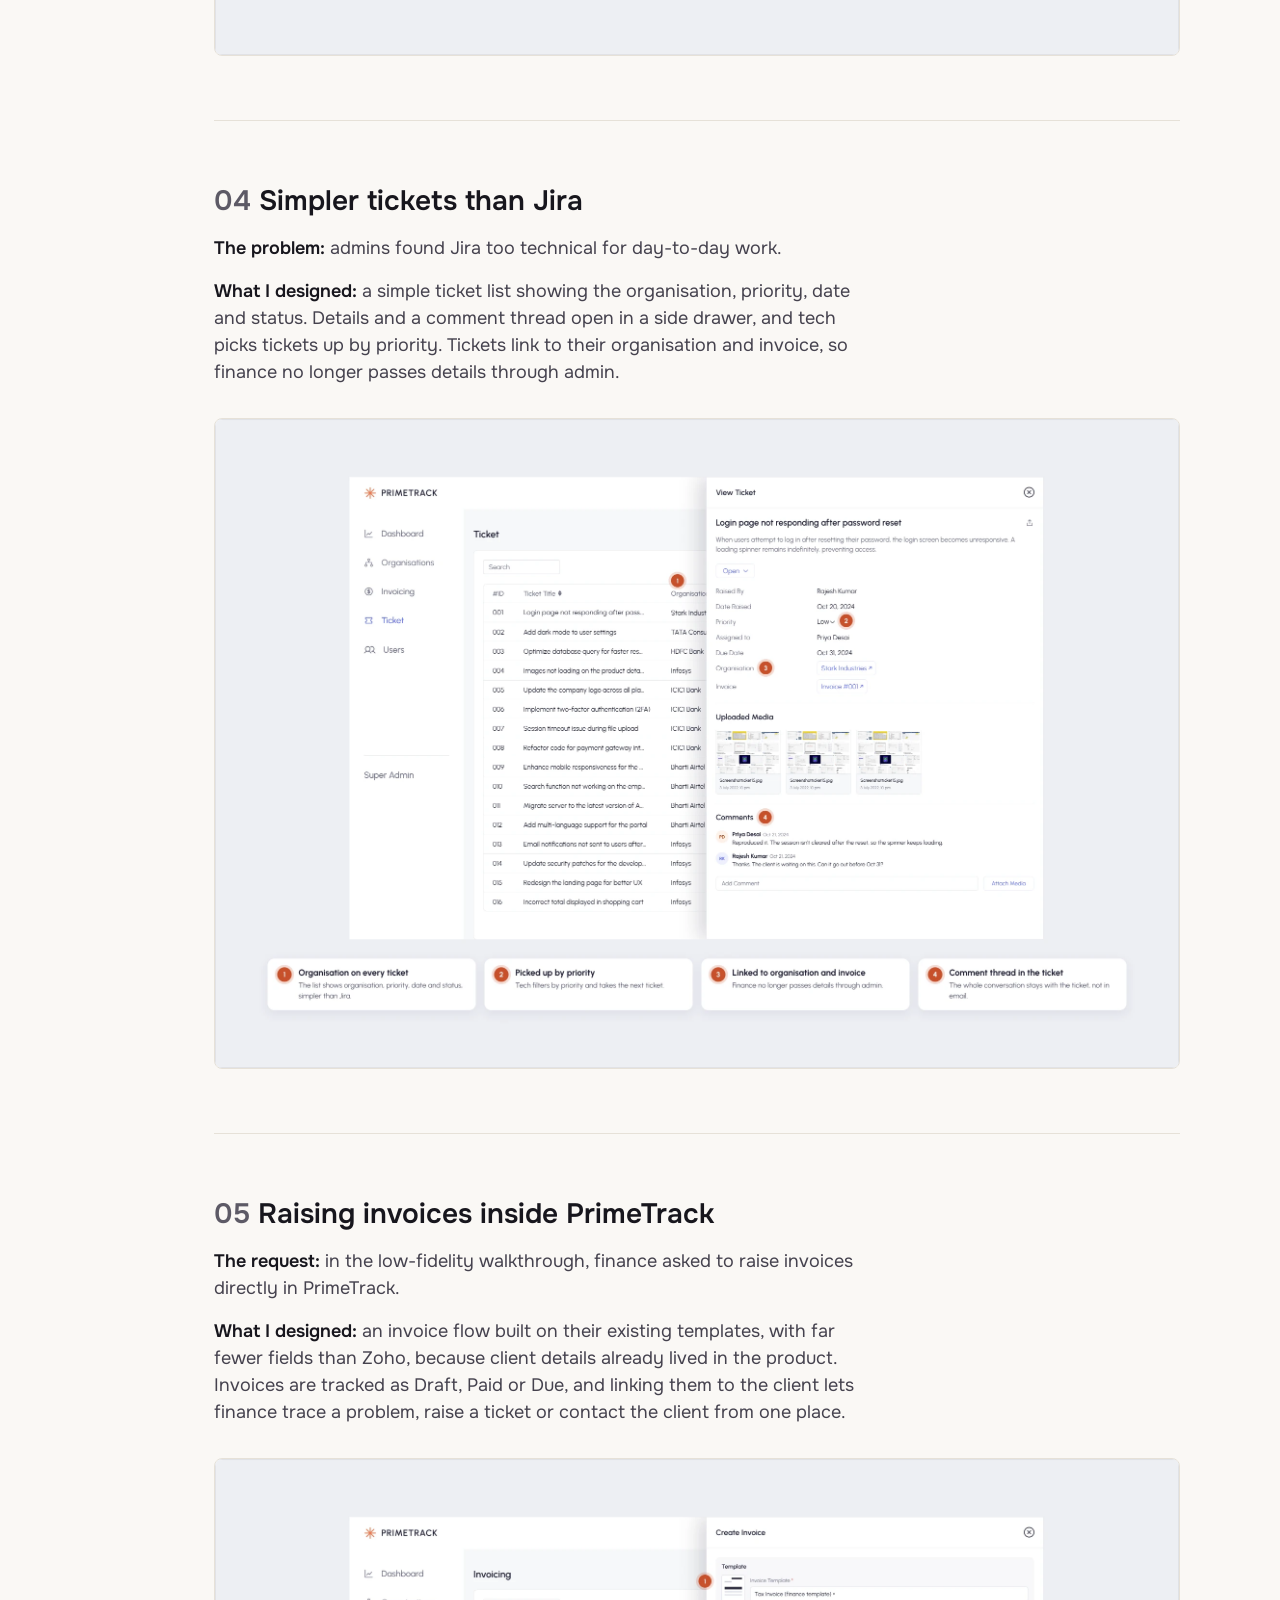
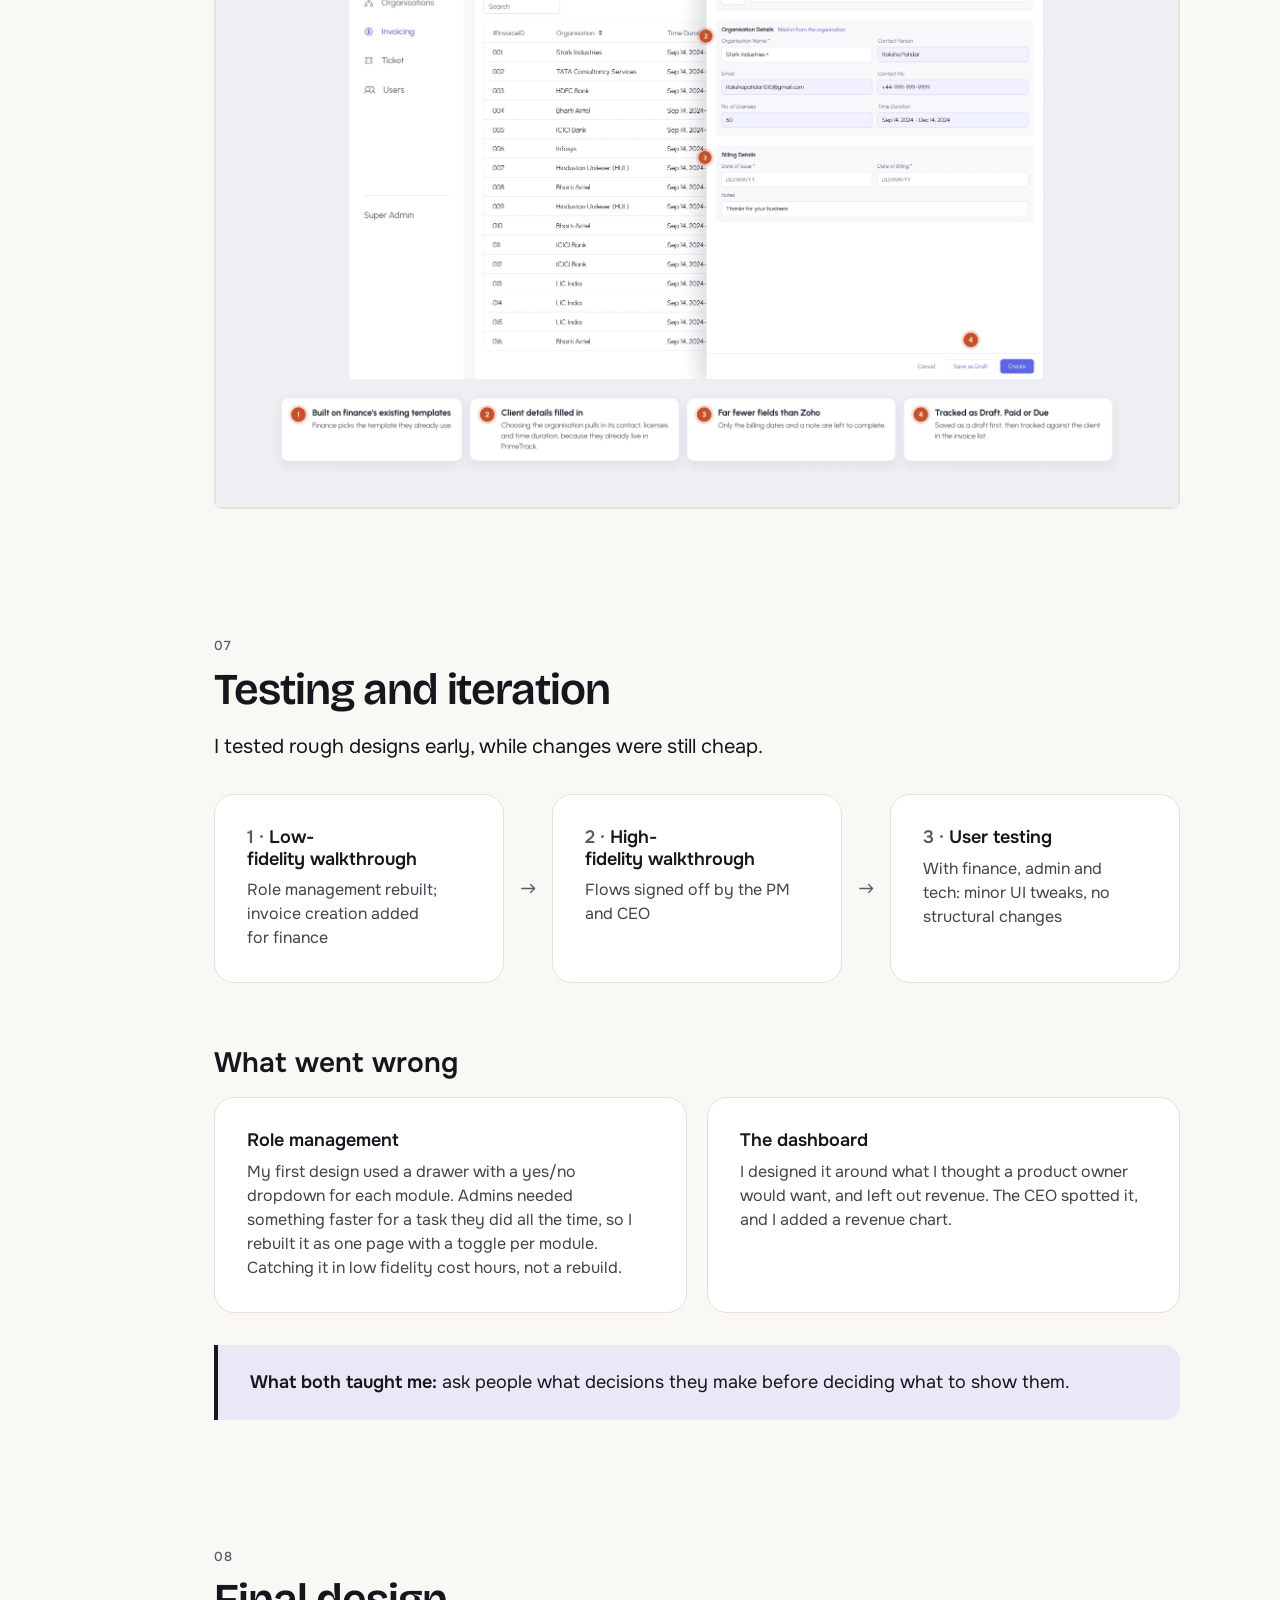
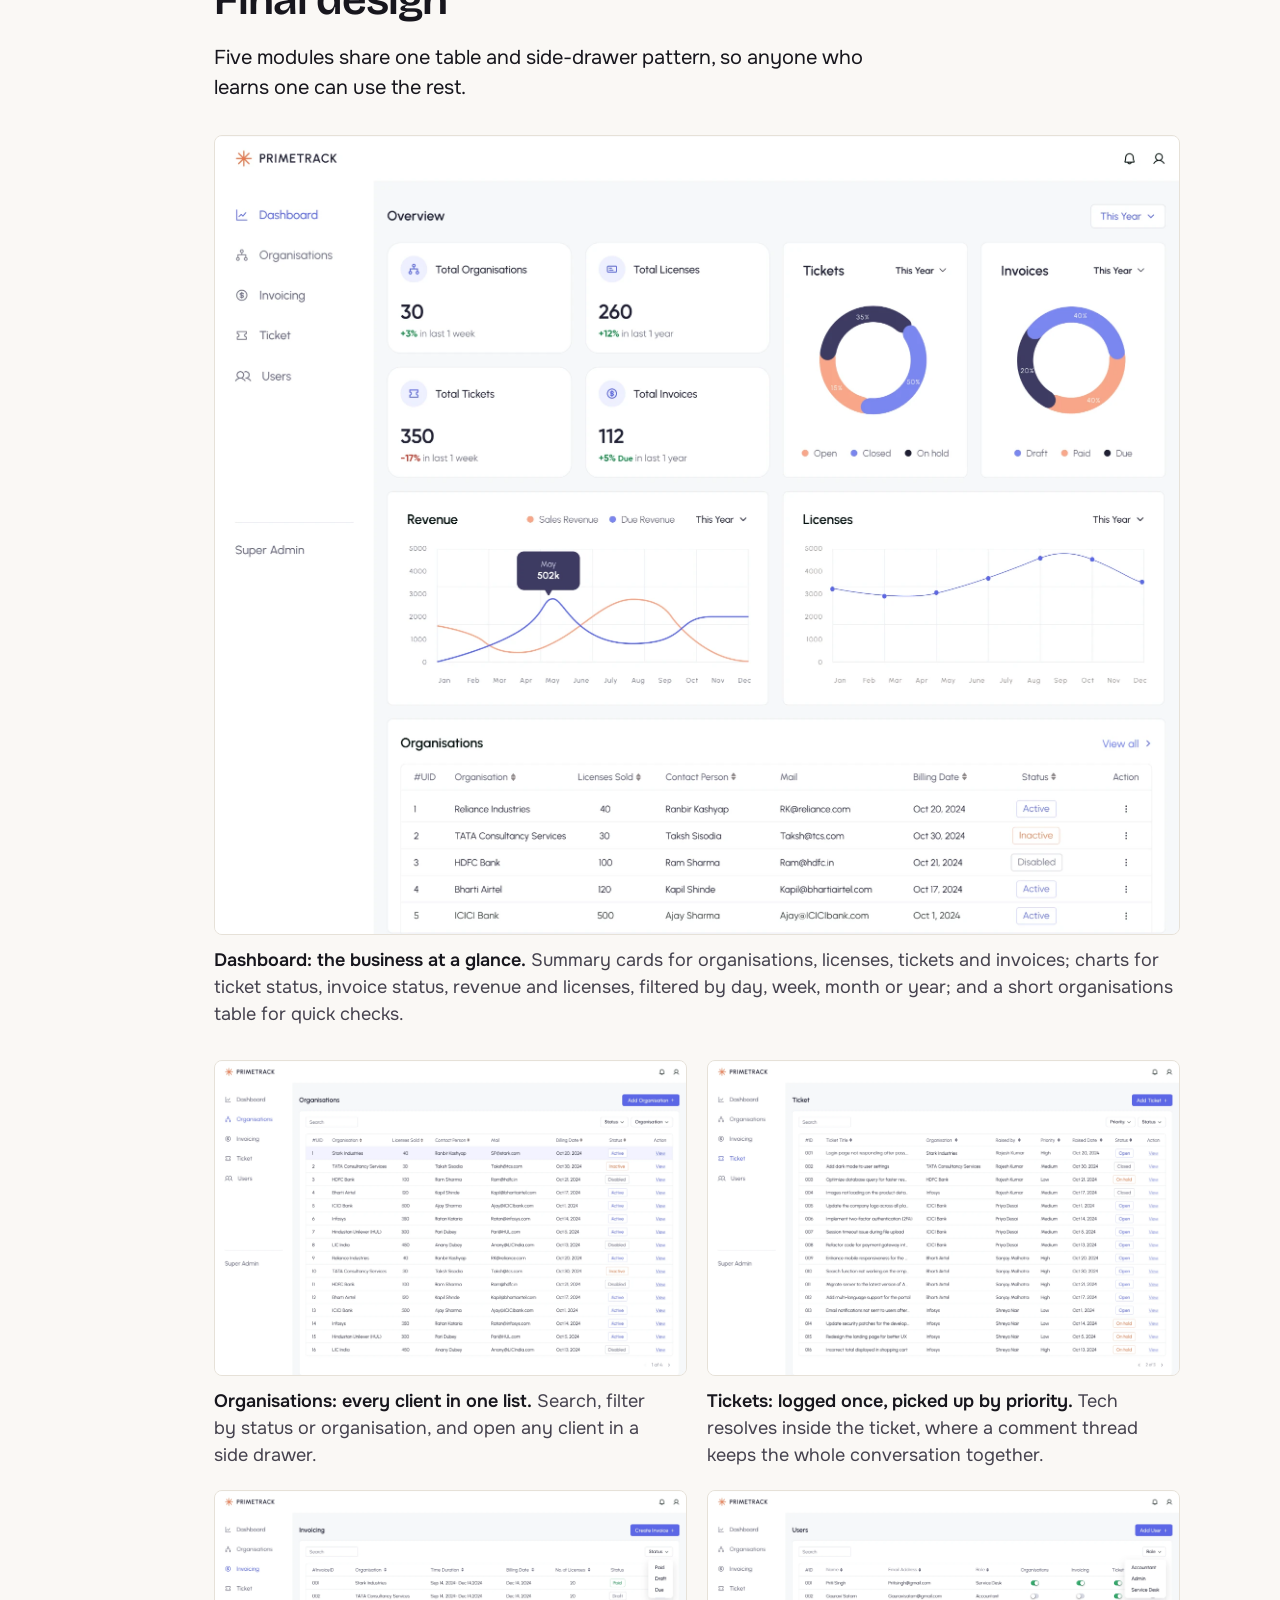
<file: primetrack.html>
<!doctype html>
<html lang="en">
<head>
  <meta charset="utf-8">
  <meta name="viewport" content="width=device-width, initial-scale=1">
  <title>PrimeTrack case study · Raksha Patidar</title>
  <meta name="description" content="How Raksha Patidar designed PrimeTrack, the internal platform 47Billion uses to manage clients, tickets and invoices, replacing three separate tools.">

  <link rel="preconnect" href="https://fonts.googleapis.com">
  <link rel="preconnect" href="https://fonts.gstatic.com" crossorigin>
  <link href="https://fonts.googleapis.com/css2?family=Bricolage+Grotesque:opsz,wght@12..96,400..800&family=Onest:wght@100..900&display=swap" rel="stylesheet">

  <link rel="stylesheet" href="style.css">
  <script>
    // A page transition can be skipped (a reload, a background tab). That's fine, so it isn't reported as an error.
    ["pageswap", "pagereveal"].forEach((type) => addEventListener(type, (e) => {
      const vt = e.viewTransition;
      if (vt) [vt.ready, vt.finished, vt.updateCallbackDone].forEach((p) => p.catch(() => {}));
    }));
  </script>
  <link rel="icon" href="data:image/svg+xml,<svg xmlns='http://www.w3.org/2000/svg' viewBox='0 0 100 100'><circle cx='50' cy='50' r='50' fill='%234b3fd8'/><text x='50' y='66' font-size='44' text-anchor='middle' fill='white' font-family='Georgia'>RP</text></svg>">
</head>
<body>

  <a class="skip-link" href="#main">Skip to content</a>

  <!-- ===== Icon library =====
       One style across the site: outline, 2px stroke, round ends. -->
  <svg width="0" height="0" style="position:absolute" aria-hidden="true" focusable="false">
    <symbol id="arrow-up-right" viewBox="0 0 24 24"><path d="M7 17L17 7M8 7h9v9" fill="none" stroke="currentColor" stroke-width="2" stroke-linecap="round" stroke-linejoin="round"/></symbol>
    <symbol id="arrow-left" viewBox="0 0 24 24"><path d="M19 12H5M11 6l-6 6 6 6" fill="none" stroke="currentColor" stroke-width="2" stroke-linecap="round" stroke-linejoin="round"/></symbol>
    <symbol id="image" viewBox="0 0 24 24"><g fill="none" stroke="currentColor" stroke-width="1.6" stroke-linecap="round" stroke-linejoin="round"><rect x="3" y="4" width="18" height="16" rx="3"/><circle cx="9" cy="10" r="2"/><path d="M21 16l-5-5-9 9"/></g></symbol>
    <symbol id="icon-linkedin" viewBox="0 0 24 24"><g fill="none" stroke="currentColor" stroke-width="2" stroke-linecap="round" stroke-linejoin="round"><rect x="3" y="3" width="18" height="18" rx="4"/><path d="M8 11v5M8 8v.01M12 16v-5M16 16v-3a2 2 0 0 0-4 0"/></g></symbol>
    <symbol id="icon-medium" viewBox="0 0 24 24"><g fill="none" stroke="currentColor" stroke-width="2" stroke-linecap="round" stroke-linejoin="round"><rect x="3" y="3" width="18" height="18" rx="4"/><path d="M8 15V9l4 4 4-4v6"/></g></symbol>
    <symbol id="icon-gumroad" viewBox="0 0 24 24"><g fill="none" stroke="currentColor" stroke-width="2" stroke-linecap="round" stroke-linejoin="round"><rect x="3" y="3" width="18" height="18" rx="4"/><path d="M15.2 10.1A3.6 3.6 0 1 0 15.6 13.5h-3.2"/></g></symbol>

    <!-- Case-study icons (decorative; the titles beside them carry the meaning) -->
    <symbol id="i-alert" viewBox="0 0 24 24"><g fill="none" stroke="currentColor" stroke-width="2" stroke-linecap="round" stroke-linejoin="round"><circle cx="12" cy="12" r="9"/><path d="M12 7.5v5M12 16.5v.01"/></g></symbol>
    <symbol id="i-check" viewBox="0 0 24 24"><g fill="none" stroke="currentColor" stroke-width="2" stroke-linecap="round" stroke-linejoin="round"><circle cx="12" cy="12" r="9"/><path d="M8.5 12.5l2.5 2.5 4.5-5"/></g></symbol>
    <symbol id="i-pen" viewBox="0 0 24 24"><g fill="none" stroke="currentColor" stroke-width="2" stroke-linecap="round" stroke-linejoin="round"><path d="M4 20h4L18.5 9.5a2.83 2.83 0 0 0-4-4L4 16v4z"/><path d="M13.5 6.5l4 4"/></g></symbol>
    <symbol id="i-calendar" viewBox="0 0 24 24"><g fill="none" stroke="currentColor" stroke-width="2" stroke-linecap="round" stroke-linejoin="round"><rect x="3.5" y="5" width="17" height="15.5" rx="2.5"/><path d="M3.5 10h17M8 3v4M16 3v4"/></g></symbol>
    <symbol id="i-user" viewBox="0 0 24 24"><g fill="none" stroke="currentColor" stroke-width="2" stroke-linecap="round" stroke-linejoin="round"><circle cx="12" cy="8" r="4"/><path d="M4.5 20.5a7.5 7.5 0 0 1 15 0"/></g></symbol>
    <symbol id="i-layers" viewBox="0 0 24 24"><g fill="none" stroke="currentColor" stroke-width="2" stroke-linecap="round" stroke-linejoin="round"><path d="M12 3l9 4.5-9 4.5-9-4.5L12 3z"/><path d="M3 12l9 4.5 9-4.5M3 16.5l9 4.5 9-4.5"/></g></symbol>
    <symbol id="i-monitor" viewBox="0 0 24 24"><g fill="none" stroke="currentColor" stroke-width="2" stroke-linecap="round" stroke-linejoin="round"><rect x="3" y="4" width="18" height="12" rx="2"/><path d="M8 20h8M12 16v4"/></g></symbol>
    <symbol id="i-plus" viewBox="0 0 24 24"><g fill="none" stroke="currentColor" stroke-width="2" stroke-linecap="round" stroke-linejoin="round"><circle cx="12" cy="12" r="9"/><path d="M12 8v8M8 12h8"/></g></symbol>
    <symbol id="i-clock" viewBox="0 0 24 24"><g fill="none" stroke="currentColor" stroke-width="2" stroke-linecap="round" stroke-linejoin="round"><circle cx="12" cy="12" r="9"/><path d="M12 7v5l3 2"/></g></symbol>
    <symbol id="i-shield" viewBox="0 0 24 24"><g fill="none" stroke="currentColor" stroke-width="2" stroke-linecap="round" stroke-linejoin="round"><path d="M12 3l7 3v5.5c0 4.2-2.9 7.9-7 9.5-4.1-1.6-7-5.3-7-9.5V6l7-3z"/><path d="M9 12l2 2 4-4"/></g></symbol>
    <symbol id="i-receipt" viewBox="0 0 24 24"><g fill="none" stroke="currentColor" stroke-width="2" stroke-linecap="round" stroke-linejoin="round"><path d="M6 3h12v18l-3-2-3 2-3-2-3 2V3z"/><path d="M9.5 8h5M9.5 12h5M9.5 16h3"/></g></symbol>
    <symbol id="i-code" viewBox="0 0 24 24"><g fill="none" stroke="currentColor" stroke-width="2" stroke-linecap="round" stroke-linejoin="round"><path d="M8.5 8l-4 4 4 4M15.5 8l4 4-4 4M13.5 5.5l-3 13"/></g></symbol>
    <symbol id="i-clipboard" viewBox="0 0 24 24"><g fill="none" stroke="currentColor" stroke-width="2" stroke-linecap="round" stroke-linejoin="round"><rect x="5" y="4.5" width="14" height="16.5" rx="2"/><path d="M9 4.5V4a1 1 0 0 1 1-1h4a1 1 0 0 1 1 1v.5M9 11h6M9 15h4"/></g></symbol>
    <symbol id="i-briefcase" viewBox="0 0 24 24"><g fill="none" stroke="currentColor" stroke-width="2" stroke-linecap="round" stroke-linejoin="round"><rect x="3" y="7" width="18" height="13" rx="2"/><path d="M9 7V5.5A1.5 1.5 0 0 1 10.5 4h3A1.5 1.5 0 0 1 15 5.5V7M3 12.5h18"/></g></symbol>
    <symbol id="i-bulb" viewBox="0 0 24 24"><g fill="none" stroke="currentColor" stroke-width="2" stroke-linecap="round" stroke-linejoin="round"><path d="M9.5 18h5M10.5 21h3"/><path d="M12 3a6 6 0 0 0-3.6 10.8c.7.6 1.1 1.3 1.1 2.2h5c0-.9.4-1.6 1.1-2.2A6 6 0 0 0 12 3z"/></g></symbol>
    <symbol id="i-info" viewBox="0 0 24 24"><g fill="none" stroke="currentColor" stroke-width="2" stroke-linecap="round" stroke-linejoin="round"><circle cx="12" cy="12" r="9"/><path d="M12 11v5M12 7.5v.01"/></g></symbol>
    <symbol id="i-sparkle" viewBox="0 0 24 24"><g fill="none" stroke="currentColor" stroke-width="2" stroke-linecap="round" stroke-linejoin="round"><path d="M11 3.5l1.9 5.1 5.1 1.9-5.1 1.9L11 17.5l-1.9-5.1L4 10.5l5.1-1.9L11 3.5z"/><path d="M18.5 15.5v5M16 18h5"/></g></symbol>
    <symbol id="i-target" viewBox="0 0 24 24"><g fill="none" stroke="currentColor" stroke-width="2" stroke-linecap="round" stroke-linejoin="round"><circle cx="12" cy="12" r="9"/><circle cx="12" cy="12" r="5"/><circle cx="12" cy="12" r="1"/></g></symbol>
    <symbol id="i-chat" viewBox="0 0 24 24"><g fill="none" stroke="currentColor" stroke-width="2" stroke-linecap="round" stroke-linejoin="round"><path d="M21 11.5a8.5 8.5 0 0 1-12.4 7.5L3 20.5l1.6-5A8.5 8.5 0 1 1 21 11.5z"/></g></symbol>
    <symbol id="i-search" viewBox="0 0 24 24"><g fill="none" stroke="currentColor" stroke-width="2" stroke-linecap="round" stroke-linejoin="round"><circle cx="11" cy="11" r="7"/><path d="M20 20l-4-4"/></g></symbol>
    <symbol id="i-layout" viewBox="0 0 24 24"><g fill="none" stroke="currentColor" stroke-width="2" stroke-linecap="round" stroke-linejoin="round"><rect x="3" y="4" width="18" height="16" rx="2"/><path d="M3 9h18M9 9v11"/></g></symbol>
    <symbol id="i-grid" viewBox="0 0 24 24"><g fill="none" stroke="currentColor" stroke-width="2" stroke-linecap="round" stroke-linejoin="round"><rect x="3.5" y="3.5" width="7" height="7" rx="1.5"/><rect x="13.5" y="3.5" width="7" height="7" rx="1.5"/><rect x="3.5" y="13.5" width="7" height="7" rx="1.5"/><rect x="13.5" y="13.5" width="7" height="7" rx="1.5"/></g></symbol>
    <symbol id="i-palette" viewBox="0 0 24 24"><g fill="none" stroke="currentColor" stroke-width="2" stroke-linecap="round" stroke-linejoin="round"><path d="M12 3a9 9 0 0 0 0 18c1 0 1.7-.8 1.7-1.7 0-.4-.2-.8-.4-1.1-.3-.3-.4-.7-.4-1.1 0-.9.8-1.7 1.7-1.7H17a4 4 0 0 0 4-4C21 6.6 17 3 12 3z"/><path d="M7.5 11.5h.01M9.5 7.5h.01M14.5 7.5h.01"/></g></symbol>
    <symbol id="i-components" viewBox="0 0 24 24"><g fill="none" stroke="currentColor" stroke-width="2" stroke-linecap="round" stroke-linejoin="round"><path d="M12 2.5l3 3-3 3-3-3 3-3zM5.5 9l3 3-3 3-3-3 3-3zM18.5 9l3 3-3 3-3-3 3-3zM12 15.5l3 3-3 3-3-3 3-3z"/></g></symbol>
    <symbol id="i-route" viewBox="0 0 24 24"><g fill="none" stroke="currentColor" stroke-width="2" stroke-linecap="round" stroke-linejoin="round"><circle cx="6" cy="6" r="2.5"/><circle cx="18" cy="18" r="2.5"/><path d="M8.5 6H15a3 3 0 0 1 0 6H9a3 3 0 0 0 0 6h6.5"/></g></symbol>
    <symbol id="i-inspect" viewBox="0 0 24 24"><g fill="none" stroke="currentColor" stroke-width="2" stroke-linecap="round" stroke-linejoin="round"><circle cx="11" cy="11" r="7"/><path d="M20 20l-4-4M8.5 11l1.8 1.8 3.2-3.6"/></g></symbol>
    <symbol id="i-trend" viewBox="0 0 24 24"><g fill="none" stroke="currentColor" stroke-width="2" stroke-linecap="round" stroke-linejoin="round"><path d="M3 17l6-6 4 4 8-8"/><path d="M15 7h6v6"/></g></symbol>
  </svg>

  <!-- ===================== HEADER ===================== -->
  <header class="site-header">
    <nav class="container nav" aria-label="Main">
      <a href="index.html" class="brand" aria-label="Raksha Patidar, home">
        <span class="initials" aria-hidden="true">Raksha Patidar<span>.</span></span>
      </a>

      <div class="nav-right">
        <ul class="nav-links" id="nav-links">
          <li><a href="index.html#work">Work</a></li>
          <li><a href="index.html#ai-work">AI Projects</a></li>
          <li><a href="index.html#about">About</a></li>
          <li><a href="https://www.linkedin.com/in/rakshapatidar/" target="_blank" rel="noopener">LinkedIn<svg class="ext" aria-hidden="true"><use href="#arrow-up-right"/></svg><span class="sr-only"> (opens in a new tab)</span></a></li>
          <li><a href="mailto:ux.rakshapatidar@gmail.com">Mail<svg class="ext" aria-hidden="true"><use href="#arrow-up-right"/></svg><span class="sr-only"> (opens your email app)</span></a></li>
        </ul>
        <button class="icon-btn menu-btn" id="menu-toggle" type="button" aria-label="Open menu" aria-expanded="false" aria-controls="nav-links">
          <svg viewBox="0 0 24 24" fill="none" stroke="currentColor" stroke-width="2" stroke-linecap="round" aria-hidden="true"><path d="M4 7h16M4 12h16M4 17h16"/></svg>
        </button>
      </div>
    </nav>
  </header>

  <main id="main">
    <!-- PrimeTrack case study. The story comes from "PrimeTrack_Case_Study_Master.pdf"
         (the full story) and "PrimeTrack_Case_Study_v5.pdf" (the portfolio cut).
         The project colour and the "Next case study" link come from content.js.
         Type: section titles are plain <h2> (serif). Everything else takes its
         look from a class: h4 = sub-heading, h5 = title, h6 = label.
         Icons: <svg class="cs-icon" aria-hidden="true"><use href="#i-…"/></svg>
         EDIT: to add a screenshot, replace a <div class="shot-placeholder">…</div> with
         <img src="images/your-file.webp" alt="Describe what the screen shows" loading="lazy"> -->
    <article class="case" id="case-study" data-project="primetrack" aria-labelledby="case-title">
      <div class="container">

        <a class="back-link" href="index.html#work"><svg aria-hidden="true"><use href="#arrow-left"/></svg>All work</a>

        <header class="case-hero">
          <p class="case-eyebrow">Case study · B2B SaaS · Internal platform</p>
          <h1 class="case-title" id="case-title">PrimeTrack: one platform to manage clients, tickets and invoices</h1>
          <p class="case-lede">I designed the internal platform 47Billion uses to manage clients, licenses, tickets and invoices, replacing Zoho Invoice, Jira and Excel. In daily use since March 2024.</p>

          <dl class="case-meta">
            <div><dt class="h6">Role</dt><dd>Sole UX Designer, end to end</dd></div>
            <div><dt class="h6">Team</dt><dd>1 PM, 1 tech lead, 2 developers</dd></div>
            <div><dt class="h6">Timeline</dt><dd>8 weeks, research to launch</dd></div>
            <div><dt class="h6">Platform</dt><dd>Desktop web app, internal</dd></div>
          </dl>
        </header>

        <figure class="case-cover">
          <div class="case-cover-frame has-image">
            <img src="images/primetrack.webp" fetchpriority="high" alt="PrimeTrack dashboard: overview cards for organisations, licenses, tickets and invoices, ticket and invoice charts, revenue and license trends, and an organisations table.">
          </div>
        </figure>

        <div class="case-body">

          <!-- ===== At a glance ===== -->
          <section class="case-section case-glance" aria-labelledby="cs-glance">
            <h2 class="h6" id="cs-glance">At a glance</h2>
            <div class="cs-cells">
              <div class="cs-cell">
                <svg class="cs-icon" aria-hidden="true"><use href="#i-alert"/></svg>
                <h3 class="h5">The problem</h3>
                <p>Four teams ran one client business across three disconnected tools, so issues bounced and data was re-typed.</p>
              </div>
              <div class="cs-cell">
                <svg class="cs-icon" aria-hidden="true"><use href="#i-pen"/></svg>
                <h3 class="h5">What I did</h3>
                <p>I interviewed the teams, audited their tools and designed one shared platform, then tested it and supported the build.</p>
              </div>
              <div class="cs-cell is-tint">
                <svg class="cs-icon" aria-hidden="true"><use href="#i-check"/></svg>
                <h3 class="h5">The outcome</h3>
                <p>Three tools became one, a paid subscription was retired, and teams report faster ticket resolution and less duplicate data.</p>
              </div>
            </div>
          </section>

          <!-- ===== 01 The problem ===== -->
          <section class="case-section" aria-labelledby="cs-problem">
            <p class="h6 section-num" aria-hidden="true">01</p>
            <h2 id="cs-problem">The problem</h2>
            <p>47Billion sells software licenses to other businesses. As the client base grew, managing those clients was split across three tools, each owned by a different team:</p>

            <table class="case-table" role="table">
              <caption class="sr-only">The three tools used before PrimeTrack</caption>
              <thead role="rowgroup">
                <tr role="row"><th scope="col" role="columnheader">Tool</th><th scope="col" role="columnheader">Used for</th><th scope="col" role="columnheader">Owned by</th></tr>
              </thead>
              <tbody role="rowgroup">
                <tr role="row"><th scope="row" role="rowheader">Zoho Invoice</th><td role="cell" data-label="Used for">Raising invoices, tracking payments</td><td role="cell" data-label="Owned by">Finance team</td></tr>
                <tr role="row"><th scope="row" role="rowheader">Jira</th><td role="cell" data-label="Used for">Logging and resolving client tickets</td><td role="cell" data-label="Owned by">Admin and tech teams</td></tr>
                <tr role="row"><th scope="row" role="rowheader">Excel</th><td role="cell" data-label="Used for">Client records, licenses, user access</td><td role="cell" data-label="Owned by">Project manager</td></tr>
              </tbody>
            </table>

            <p>Clients raised issues by email, and the admin team logged them on their behalf. The real cost sat in the handoffs between teams, as these two everyday use cases show:</p>

            <!-- Use case 1 -->
            <div class="case-flow">
              <div class="flow-head">
                <p class="h6">Use case 1</p>
                <h3 class="h5" id="sc1-title">Resolving a client's invoice issue</h3>
              </div>
              <div class="flow-row">
                <p class="h6" id="sc1-before">Before</p>
                <ol class="flow" aria-labelledby="sc1-before">
                  <li>Client emails the issue</li>
                  <li>Finance checks the invoice in Zoho</li>
                  <li>Admin logs it in Jira</li>
                  <li>Tech picks it up</li>
                </ol>
              </div>
              <div class="flow-row">
                <p class="h6 t-primary" id="sc1-after">After</p>
                <ol class="flow" aria-labelledby="sc1-after">
                  <li>Client reports the issue</li>
                  <li class="is-key">Finance raises a ticket, linked to the invoice</li>
                  <li>Tech picks it up by priority</li>
                  <li>Resolved in the ticket thread</li>
                </ol>
              </div>
              <div class="flow-result">
                <p class="h6"><svg class="cs-icon" aria-hidden="true"><use href="#i-check"/></svg>Result</p>
                <p>No relay through admin and nothing re-typed: every team works from the same client record</p>
              </div>
            </div>

            <!-- Use case 2 -->
            <div class="case-flow">
              <div class="flow-head">
                <p class="h6">Use case 2</p>
                <h3 class="h5" id="sc2-title">Checking revenue and which clients are active</h3>
              </div>
              <div class="flow-row">
                <p class="h6" id="sc2-before">Before</p>
                <div class="fan-row">
                  <div class="flow-box">CEO asks for revenue, open tickets and license use</div>
                  <svg class="fan-lines" viewBox="0 0 64 168" aria-hidden="true" focusable="false">
                    <defs><marker id="fan-head" viewBox="0 0 8 8" refX="7" refY="4" markerWidth="6" markerHeight="6" orient="auto"><path d="M0 0L8 4L0 8z" fill="currentColor"/></marker></defs>
                    <g fill="none" stroke="currentColor" stroke-width="1.5" marker-end="url(#fan-head)">
                      <path d="M3 84L58 27"/><path d="M3 84H58"/><path d="M3 84L58 141"/>
                    </g>
                  </svg>
                  <ul class="fan-targets" aria-labelledby="sc2-before">
                    <li class="flow-box">Finance checks Zoho</li>
                    <li class="flow-box">Admin checks Jira</li>
                    <li class="flow-box">PM checks Excel</li>
                  </ul>
                </div>
              </div>
              <div class="flow-row">
                <p class="h6 t-primary" id="sc2-after">After</p>
                <ol class="flow" aria-labelledby="sc2-after">
                  <li>CEO opens the dashboard</li>
                  <li>Filters by day, week, month or year</li>
                  <li class="is-key">Sees tickets, invoices, revenue and licenses</li>
                  <li>Checks any client in the organisations table</li>
                </ol>
              </div>
              <div class="flow-result">
                <p class="h6"><svg class="cs-icon" aria-hidden="true"><use href="#i-check"/></svg>Result</p>
                <p>The full picture on one screen, without chasing three teams</p>
              </div>
            </div>

            <div class="cs-panel is-butter">
              <h3 class="h4">How disconnected tools held the business back</h3>
              <ul class="cs-points">
                <li><svg class="cs-icon" aria-hidden="true"><use href="#i-alert"/></svg><h4 class="h5">Slow ticket resolution</h4><p>Issues were relayed through two or three teams before tech could start, so clients waited.</p></li>
                <li><svg class="cs-icon" aria-hidden="true"><use href="#i-alert"/></svg><h4 class="h5">Duplicate data entry</h4><p>Client details were re-typed into every tool, creating duplicate records and repeated errors.</p></li>
                <li><svg class="cs-icon" aria-hidden="true"><use href="#i-alert"/></svg><h4 class="h5">Slower payment follow-up</h4><p>Finance chased late payments but couldn't raise an issue themselves, so every problem went through admin.</p></li>
                <li><svg class="cs-icon" aria-hidden="true"><use href="#i-alert"/></svg><h4 class="h5">No visibility for leadership</h4><p>The CEO and PM had no single view of tickets, revenue or license use. Every answer meant asking three teams.</p></li>
              </ul>
            </div>

            <p class="case-callout"><strong>How might we</strong> give every team one shared place to manage clients, so issues get resolved without chasing people across tools?</p>
          </section>

          <!-- ===== 02 Who I designed for =====
               Every line on these cards comes from the master and v5 PDFs. -->
          <section class="case-section" aria-labelledby="cs-users">
            <p class="h6 section-num" aria-hidden="true">02</p>
            <h2 id="cs-users">Who I designed for</h2>
            <p>Five roles depended on this setup every day: three teams who do the work, and two leaders who need to see it. Each team's work depended on another's, so the real thing to design was the handoff between them.</p>

            <div class="persona-group">
              <h3 class="h6"><span class="t-primary">Primary users</span> · Teams who do the work</h3>
              <ul class="persona-grid">
                <li class="persona">
                  <div class="persona-head">
                    <span class="persona-badge" aria-hidden="true"><svg><use href="#i-shield"/></svg></span>
                    <div class="persona-who">
                      <h4 class="h5">Admin</h4>
                      <p>Logs client tickets, manages users and access</p>
                      <span class="persona-tag">Interviewed</span>
                    </div>
                  </div>
                  <dl class="persona-body">
                    <div class="persona-uses"><dt class="h6">Relied on</dt><dd><ul class="tags"><li>Jira</li><li>Email</li></ul></dd></div>
                    <div class="persona-box is-needs"><dt class="h6"><svg class="cs-icon" aria-hidden="true"><use href="#i-target"/></svg>Needs</dt><dd><ul class="cs-list"><li>To give or change access from one screen</li><li>A simpler way to log tickets than Jira</li></ul></dd></div>
                    <div class="persona-box is-pains"><dt class="h6"><svg class="cs-icon" aria-hidden="true"><use href="#i-alert"/></svg>Pain points</dt><dd><ul class="cs-list"><li>Jira was too technical for day-to-day work</li><li>Logged every emailed issue by hand, while clients waited</li></ul></dd></div>
                  </dl>
                </li>
                <li class="persona">
                  <div class="persona-head">
                    <span class="persona-badge" aria-hidden="true"><svg><use href="#i-receipt"/></svg></span>
                    <div class="persona-who">
                      <h4 class="h5">Finance</h4>
                      <p>Raises invoices, chases payments</p>
                      <span class="persona-tag">Interviewed</span>
                    </div>
                  </div>
                  <dl class="persona-body">
                    <div class="persona-uses"><dt class="h6">Relied on</dt><dd><ul class="tags"><li>Zoho Invoice</li></ul></dd></div>
                    <div class="persona-box is-needs"><dt class="h6"><svg class="cs-icon" aria-hidden="true"><use href="#i-target"/></svg>Needs</dt><dd><ul class="cs-list"><li>To raise invoices in PrimeTrack, from their existing templates</li><li>A client's tickets and contacts while chasing an invoice</li></ul></dd></div>
                    <div class="persona-box is-pains"><dt class="h6"><svg class="cs-icon" aria-hidden="true"><use href="#i-alert"/></svg>Pain points</dt><dd><ul class="cs-list"><li>Chased late payments with no easy way to raise an issue</li><li>Zoho's invoice form had too many fields</li></ul></dd></div>
                  </dl>
                </li>
                <li class="persona">
                  <div class="persona-head">
                    <span class="persona-badge" aria-hidden="true"><svg><use href="#i-code"/></svg></span>
                    <div class="persona-who">
                      <h4 class="h5">Tech</h4>
                      <p>Picks up and resolves tickets</p>
                      <span class="persona-tag">Interviewed</span>
                    </div>
                  </div>
                  <dl class="persona-body">
                    <div class="persona-uses"><dt class="h6">Relied on</dt><dd><ul class="tags"><li>Jira</li></ul></dd></div>
                    <div class="persona-box is-needs"><dt class="h6"><svg class="cs-icon" aria-hidden="true"><use href="#i-target"/></svg>Needs</dt><dd><ul class="cs-list"><li>Issues straight away, without a relay through other teams</li><li>Clear priorities, with the whole conversation in the ticket</li></ul></dd></div>
                    <div class="persona-box is-pains"><dt class="h6"><svg class="cs-icon" aria-hidden="true"><use href="#i-alert"/></svg>Pain points</dt><dd><ul class="cs-list"><li>Issues arrived only after two or three teams</li><li>Details re-typed at every handoff, causing errors</li></ul></dd></div>
                  </dl>
                </li>
              </ul>
            </div>

            <div class="persona-group">
              <h3 class="h6"><span class="t-primary">Stakeholders</span> · Leaders who need to see it</h3>
              <ul class="persona-grid cols-2">
                <li class="persona">
                  <div class="persona-head">
                    <span class="persona-badge" aria-hidden="true"><svg><use href="#i-clipboard"/></svg></span>
                    <div class="persona-who">
                      <h4 class="h5">Project manager</h4>
                      <p>Keeps client and license records</p>
                      <span class="persona-tag">Interviewed</span>
                    </div>
                  </div>
                  <dl class="persona-body">
                    <div class="persona-uses"><dt class="h6">Relied on</dt><dd><ul class="tags"><li>Excel</li></ul></dd></div>
                    <div class="persona-box is-needs"><dt class="h6"><svg class="cs-icon" aria-hidden="true"><use href="#i-target"/></svg>Needs</dt><dd><ul class="cs-list"><li>Everything about one client in one place</li><li>Tickets, invoices and revenue in one view</li></ul></dd></div>
                    <div class="persona-box is-pains"><dt class="h6"><svg class="cs-icon" aria-hidden="true"><use href="#i-alert"/></svg>Pain points</dt><dd><ul class="cs-list"><li>Searched several tools to piece together one client</li><li>Any answer meant asking three teams</li></ul></dd></div>
                  </dl>
                </li>
                <li class="persona">
                  <div class="persona-head">
                    <span class="persona-badge" aria-hidden="true"><svg><use href="#i-briefcase"/></svg></span>
                    <div class="persona-who">
                      <h4 class="h5">CEO</h4>
                      <p>Needs a view of how the business is doing</p>
                      <span class="persona-tag">Stakeholder</span>
                    </div>
                  </div>
                  <dl class="persona-body">
                    <div class="persona-uses"><dt class="h6">Relied on</dt><dd><ul class="tags"><li>Updates from three teams</li></ul></dd></div>
                    <div class="persona-box is-needs"><dt class="h6"><svg class="cs-icon" aria-hidden="true"><use href="#i-target"/></svg>Needs</dt><dd><ul class="cs-list"><li>The business at a glance: tickets, invoices and licenses</li><li>Revenue, comparing sales with what's still due</li></ul></dd></div>
                    <div class="persona-box is-pains"><dt class="h6"><svg class="cs-icon" aria-hidden="true"><use href="#i-alert"/></svg>Pain points</dt><dd><ul class="cs-list"><li>No dashboard to see what was going on</li><li>No view of which clients actively used their licenses</li></ul></dd></div>
                  </dl>
                </li>
              </ul>
            </div>
          </section>

          <!-- ===== 03 Constraints (the role is in the facts at the top of the page) ===== -->
          <section class="case-section" aria-labelledby="cs-constraints">
            <p class="h6 section-num" aria-hidden="true">03</p>
            <h2 id="cs-constraints">Constraints</h2>
            <div class="cs-cells cols-4 is-tint">
              <div class="cs-cell"><svg class="cs-icon" aria-hidden="true"><use href="#i-calendar"/></svg><h3 class="h5">8 weeks</h3><p>For research and design, through to launch</p></div>
              <div class="cs-cell"><svg class="cs-icon" aria-hidden="true"><use href="#i-layers"/></svg><h3 class="h5">Full replacement</h3><p>All three tools retired, not run alongside, with existing records imported</p></div>
              <div class="cs-cell"><svg class="cs-icon" aria-hidden="true"><use href="#i-grid"/></svg><h3 class="h5">5 modules at once</h3><p>Designed in parallel, yet they had to feel like one product</p></div>
              <div class="cs-cell"><svg class="cs-icon" aria-hidden="true"><use href="#i-palette"/></svg><h3 class="h5">Existing style</h3><p>Earlier client screens already used Gilroy and a blue primary, so I built on them</p></div>
            </div>
            <p>So I spoke to people first, tested rough wireframes early, and checked feasibility with developers before committing to any pattern.</p>
          </section>

          <!-- ===== 04 Research findings ===== -->
          <section class="case-section" aria-labelledby="cs-research">
            <p class="h6 section-num" aria-hidden="true">04</p>
            <h2 id="cs-research">Research findings</h2>
            <p>With a tight timeline, I went straight to the source:</p>
            <div class="cs-cells">
              <div class="cs-cell"><svg class="cs-icon" aria-hidden="true"><use href="#i-chat"/></svg><h3 class="h5">4 interviews</h3><p>Face to face with an admin, the head of finance, a tech team member and the project manager</p></div>
              <div class="cs-cell"><svg class="cs-icon" aria-hidden="true"><use href="#i-search"/></svg><h3 class="h5">Tool audit</h3><p>Zoho Invoice and Jira, as the teams actually used them</p></div>
              <div class="cs-cell"><svg class="cs-icon" aria-hidden="true"><use href="#i-layout"/></svg><h3 class="h5">Reference review</h3><p>Admin interfaces in other products, for patterns worth borrowing</p></div>
            </div>

            <h3 class="h4">What I found</h3>
            <div class="cs-grid cols-2">
              <div class="cs-card"><h4 class="h5">The tools weren't broken, just not built for us</h4><p>Zoho and Jira are general-purpose products. Teams worked around features they didn't need, and admins found Jira too technical for day-to-day work.</p></div>
              <div class="cs-card"><h4 class="h5">Every handoff meant re-typing the same information</h4><p>Nothing connected, so client details were copied by hand between tools. The amount of duplicated data surprised me more than anything else in the audit.</p></div>
              <div class="cs-card"><h4 class="h5">Delay came from the relay, not the fix</h4><p>Most tickets weren't hard to solve. They were slow because information passed through two or three teams first. Removing handoffs mattered more than building a better ticket tool.</p></div>
              <div class="cs-card"><h4 class="h5">Leadership was flying blind</h4><p>The CEO and project manager had no single view of tickets, invoices, revenue or client activity. Any answer meant asking three teams.</p></div>
            </div>
          </section>

          <!-- ===== 05 Project scope ===== -->
          <section class="case-section" aria-labelledby="cs-scope">
            <p class="h6 section-num" aria-hidden="true">05</p>
            <h2 id="cs-scope">Project scope</h2>
            <p>The first release had one job: fully replace the three tools. Everything else could wait.</p>
            <div class="cs-cells">
              <div class="cs-cell">
                <svg class="cs-icon" aria-hidden="true"><use href="#i-check"/></svg>
                <h3 class="h5">First release</h3>
                <ul class="tags" aria-label="In the first release"><li>Dashboard</li><li>Organisations</li><li>Invoicing</li><li>Tickets</li><li>Users</li><li>Data import</li></ul>
              </div>
              <div class="cs-cell">
                <svg class="cs-icon" aria-hidden="true"><use href="#i-plus"/></svg>
                <h3 class="h5">Added during the project</h3>
                <ul class="tags" aria-label="Added during the project"><li>A page for each client</li><li>Invoice creation for finance</li></ul>
              </div>
              <div class="cs-cell">
                <svg class="cs-icon" aria-hidden="true"><use href="#i-clock"/></svg>
                <h3 class="h5">Saved for later</h3>
                <ul class="tags is-later" aria-label="Saved for later"><li>Detailed financial reports</li><li>Client portal</li></ul>
              </div>
            </div>
          </section>

          <!-- ===== 06 Key design decisions ===== -->
          <section class="case-section" aria-labelledby="cs-decisions">
            <p class="h6 section-num" aria-hidden="true">06</p>
            <h2 id="cs-decisions">Key design decisions</h2>

            <div class="case-decision">
              <h3 class="h4"><span class="t-secondary">01</span> Organised by task, not by team</h3>
              <p><strong>Options:</strong> one section for each team (Finance, Admin, Tech), or shared modules: Dashboard, Organisations, Invoicing, Tickets and Users.</p>
              <p><strong>Why modules:</strong> access doesn't follow team lines. Someone in finance may also need to see an organisation or manage its users. Team sections would have locked people out or duplicated screens; modules let access be set per person, which later shaped role management.</p>
              <figure class="case-figure is-wide">
                <div class="frame"><img src="images/primetrack-sidebar-annotated.webp" loading="lazy" decoding="async" alt="PrimeTrack's sidebar with three numbered notes: 1, one module for each task, shared by every team: Dashboard, Organisations, Invoicing, Ticket and Users, so finance, admin and tech all work in the same screens; 2, access is set per person, not per team, because someone in finance may also need to see an organisation or manage its users; 3, this later shaped role management, where each module became a toggle on the Users page."></div>
              </figure>
            </div>

            <div class="case-decision">
              <h3 class="h4"><span class="t-secondary">02</span> One page for each client</h3>
              <p><strong>The gap:</strong> this wasn't in the original scope, but research showed people searching for the same company in several places to piece together one picture.</p>
              <p><strong>What I proposed:</strong> an organisation page holding the client's licenses, users, linked tickets and invoices, each opening in a side drawer so nobody loses their place. A finance member looking at a late invoice can see the client's open tickets and contact details without leaving the page. The PM and CEO agreed to add it once they saw how directly it answered the duplication problem.</p>
              <figure class="case-figure is-wide">
                <div class="frame"><img src="images/primetrack-organisation-drawer-annotated.webp" loading="lazy" decoding="async" alt="PrimeTrack's Organisations list with Stark Industries open in a side drawer, and four numbered notes: 1, open any client from the list: View opens the organisation in a side drawer, so nobody loses their place; 2, one place for each client: details and licenses, invoices, linked tickets and users, each a tab in the same drawer; 3, checking a late invoice: finance sees every invoice for this client, with billing and payment dates; 4, tickets and contact one tab away: the client's open tickets and contact details are in the same drawer, without leaving the page."></div>
              </figure>
            </div>

            <div class="case-decision">
              <h3 class="h4"><span class="t-secondary">03</span> A visual dashboard instead of tables</h3>
              <p><strong>The disagreement:</strong> the PM and CEO wanted detailed ticket and invoice tables on the dashboard. I was concerned that would recreate the overload of the old tools.</p>
              <p><strong>How I resolved it:</strong> I presented two options: a table-heavy dashboard, and a visual one with summary cards, charts and time filters. The visual one was chosen for its lower cognitive load and faster scanning. A short organisations table stayed at the bottom, so leadership could check a client without leaving the page.</p>
              <figure class="case-figure is-wide">
                <div class="frame"><img src="images/primetrack-dashboard-annotated.webp" loading="lazy" decoding="async" alt="The final PrimeTrack dashboard with five numbered notes: 1, summary cards for organisations, licenses, tickets and invoices at a glance; 2, ticket and invoice status, showing what's open, closed or on hold and what's draft, paid or due; 3, a day, week, month or year filter on every view; 4, revenue, sales against what's due, added after the CEO pointed out it was missing; 5, a short organisations table to check any client without leaving the dashboard."></div>
              </figure>
            </div>

            <div class="case-decision">
              <h3 class="h4"><span class="t-secondary">04</span> Simpler tickets than Jira</h3>
              <p><strong>The problem:</strong> admins found Jira too technical for day-to-day work.</p>
              <p><strong>What I designed:</strong> a simple ticket list showing the organisation, priority, date and status. Details and a comment thread open in a side drawer, and tech picks tickets up by priority. Tickets link to their organisation and invoice, so finance no longer passes details through admin.</p>
              <figure class="case-figure is-wide">
                <div class="frame"><img src="images/primetrack-ticket-drawer-annotated.webp" loading="lazy" decoding="async" alt="PrimeTrack's Tickets list with a ticket open in the View Ticket drawer, and four numbered notes: 1, organisation on every ticket: the list shows organisation, priority, date and status, simpler than Jira; 2, picked up by priority: tech filters by priority and takes the next ticket; 3, linked to organisation and invoice: finance no longer passes details through admin; 4, comment thread in the ticket: the whole conversation stays with the ticket, not in email."></div>
              </figure>
            </div>

            <div class="case-decision">
              <h3 class="h4"><span class="t-secondary">05</span> Raising invoices inside PrimeTrack</h3>
              <p><strong>The request:</strong> in the low-fidelity walkthrough, finance asked to raise invoices directly in PrimeTrack.</p>
              <p><strong>What I designed:</strong> an invoice flow built on their existing templates, with far fewer fields than Zoho, because client details already lived in the product. Invoices are tracked as Draft, Paid or Due, and linking them to the client lets finance trace a problem, raise a ticket or contact the client from one place.</p>
              <figure class="case-figure is-wide">
                <div class="frame"><img src="images/primetrack-invoice-drawer-annotated.webp" loading="lazy" decoding="async" alt="PrimeTrack's Invoicing list with the Create Invoice drawer open, and four numbered notes: 1, built on finance's existing templates: finance picks the template they already use; 2, client details filled in: choosing the organisation pulls in its contact, licenses and time duration, because they already live in PrimeTrack; 3, far fewer fields than Zoho: only the billing dates and a note are left to complete; 4, tracked as Draft, Paid or Due: saved as a draft first, then tracked against the client in the invoice list."></div>
              </figure>
            </div>
          </section>

          <!-- ===== 07 Testing and iteration ===== -->
          <section class="case-section" aria-labelledby="cs-testing">
            <p class="h6 section-num" aria-hidden="true">07</p>
            <h2 id="cs-testing">Testing and iteration</h2>
            <p>I tested rough designs early, while changes were still cheap.</p>
            <ol class="cs-grid is-process">
              <li class="cs-card"><h3 class="h5"><span class="t-secondary" aria-hidden="true">1 ·</span> Low-fidelity walkthrough</h3><p>Role management rebuilt; invoice creation added for finance</p></li>
              <li class="cs-card"><h3 class="h5"><span class="t-secondary" aria-hidden="true">2 ·</span> High-fidelity walkthrough</h3><p>Flows signed off by the PM and CEO</p></li>
              <li class="cs-card"><h3 class="h5"><span class="t-secondary" aria-hidden="true">3 ·</span> User testing</h3><p>With finance, admin and tech: minor UI tweaks, no structural changes</p></li>
            </ol>

            <h3 class="h4">What went wrong</h3>
            <div class="cs-grid cols-2">
              <div class="cs-card"><h4 class="h5">Role management</h4><p>My first design used a drawer with a yes/no dropdown for each module. Admins needed something faster for a task they did all the time, so I rebuilt it as one page with a toggle per module. Catching it in low fidelity cost hours, not a rebuild.</p></div>
              <div class="cs-card"><h4 class="h5">The dashboard</h4><p>I designed it around what I thought a product owner would want, and left out revenue. The CEO spotted it, and I added a revenue chart.</p></div>
            </div>

            <p class="case-callout"><strong>What both taught me:</strong> ask people what decisions they make before deciding what to show them.</p>
          </section>

          <!-- ===== 08 Final design ===== -->
          <section class="case-section" aria-labelledby="cs-final">
            <p class="h6 section-num" aria-hidden="true">08</p>
            <h2 id="cs-final">Final design</h2>
            <p>Five modules share one table and side-drawer pattern, so anyone who learns one can use the rest.</p>
            <figure class="case-figure is-wide">
              <div class="frame"><img src="images/primetrack.webp" loading="lazy" decoding="async" alt="PrimeTrack dashboard with overview cards, charts and an organisations table."></div>
              <figcaption><strong>Dashboard: the business at a glance.</strong> Summary cards for organisations, licenses, tickets and invoices; charts for ticket status, invoice status, revenue and licenses, filtered by day, week, month or year; and a short organisations table for quick checks.</figcaption>
            </figure>
            <div class="case-figures is-screens is-3x2">
              <figure class="case-figure">
                <div class="frame"><img src="images/primetrack-organisations-list.webp" loading="lazy" decoding="async" alt="PrimeTrack's Organisations list: a search box, Status and Organisation filters, an Add Organisation button, and a table of clients with licenses sold, contact person, email, billing date, status and a View link."></div>
                <figcaption><strong>Organisations: every client in one list.</strong> Search, filter by status or organisation, and open any client in a side drawer.</figcaption>
              </figure>
              <figure class="case-figure">
                <div class="frame"><img src="images/primetrack-tickets-list.webp" loading="lazy" decoding="async" alt="PrimeTrack's Tickets list: a search box, Priority and Status filters, an Add Ticket button, and a table of tickets with title, organisation, who raised it, priority, raised date, status (Open, Closed or On hold) and a View link."></div>
                <figcaption><strong>Tickets: logged once, picked up by priority.</strong> Tech resolves inside the ticket, where a comment thread keeps the whole conversation together.</figcaption>
              </figure>
              <figure class="case-figure">
                <div class="frame"><img src="images/primetrack-invoicing-list.webp" loading="lazy" decoding="async" alt="PrimeTrack's Invoicing list: a search box, a Status filter open on Paid, Draft and Due, a Create Invoice button, and a table of invoices with organisation, time duration, billing date, number of licenses, status and a View link."></div>
                <figcaption><strong>Invoicing: raise, track, chase.</strong> Raised from existing templates with fewer fields, and tracked as Draft, Paid or Due.</figcaption>
              </figure>
              <figure class="case-figure">
                <div class="frame"><img src="images/primetrack-users-list.webp" loading="lazy" decoding="async" alt="PrimeTrack's Users list: a search box, a Role filter open on Accountant, Admin and Service Desk, an Add User button, and a table of users with name, email, role, an on/off toggle for each module (Organisations, Invoicing and Ticket) and a delete button."></div>
                <figcaption><strong>Users and access: one toggle per module.</strong> Admins create users and grant or revoke access from a single page.</figcaption>
              </figure>
            </div>
          </section>

          <!-- ===== 09 Working with developers ===== -->
          <section class="case-section" aria-labelledby="cs-devs">
            <p class="h6 section-num" aria-hidden="true">09</p>
            <h2 id="cs-devs">Working with developers</h2>
            <p>I stayed with the team through development, because a design only works if it survives the build.</p>
            <div class="cs-grid cols-4">
              <div class="cs-card"><span class="cs-badge" aria-hidden="true"><svg><use href="#i-code"/></svg></span><h3 class="h5">Feasibility first</h3><p>Checked patterns with developers in low fidelity, before anything was final</p></div>
              <div class="cs-card"><span class="cs-badge" aria-hidden="true"><svg><use href="#i-components"/></svg></span><h3 class="h5">Design system</h3><p>A style guide and components, shared through Figma Dev Mode</p></div>
              <div class="cs-card"><span class="cs-badge" aria-hidden="true"><svg><use href="#i-route"/></svg></span><h3 class="h5">Flow walkthroughs</h3><p>Every flow explained before it was built, plus daily standups</p></div>
              <div class="cs-card"><span class="cs-badge" aria-hidden="true"><svg><use href="#i-inspect"/></svg></span><h3 class="h5">Design QA together</h3><p>Reviewed the build side by side with developers before launch</p></div>
            </div>
            <p><strong>Accessibility:</strong> I checked colour and text contrast with an online contrast checker.</p>
            <figure class="case-figure is-wide">
              <div class="frame"><img src="images/primetrack-design-system-foundations.webp" loading="lazy" decoding="async" alt="PrimeTrack's style guide: a colour palette (primary blue #5B67E8 with light and subtle tints, secondary orange #E8784F, three text greys, border and background greys, and colours for data, success, danger and warning), and the Urbanist type scale in Regular, Medium, SemiBold and Bold, from 30px metrics and 20px page headings down to 14px and 12px body text."></div>
            </figure>
            <figure class="case-figure is-wide">
              <div class="frame"><img src="images/primetrack-design-system-components.webp" loading="lazy" decoding="async" alt="PrimeTrack's components: buttons (filled, outline, text and link), inputs (a dropdown, a filled field and a search box), status badges (Active, Inactive, Disabled, Paid and Draft) and navigation items, a table with a highlighted row, a metric card for Total Organisations, a side drawer with tabs for Organisation Details, Invoices, Tickets and Users, and access toggles for each module."></div>
            </figure>
          </section>

          <!-- ===== 10 Impact ===== -->
          <section class="case-section" aria-labelledby="cs-impact">
            <p class="h6 section-num" aria-hidden="true">10</p>
            <h2 id="cs-impact">Impact</h2>
            <p class="h3 cs-outcome">PrimeTrack replaced <strong>three tools</strong>, retired <strong>a paid subscription</strong>, and has been used daily by <strong>all five teams</strong> since March 2024.</p>

            <div class="cs-panel is-mint">
              <h3 class="h4">What changed for the teams</h3>
              <ul class="cs-points">
                <li><svg class="cs-icon" aria-hidden="true"><use href="#i-check"/></svg><h4 class="h5">Faster ticket resolution</h4><p>Tickets no longer pass through several teams and tools before work starts.</p></li>
                <li><svg class="cs-icon" aria-hidden="true"><use href="#i-check"/></svg><h4 class="h5">Faster user access</h4><p>Admins grant or change access from one screen.</p></li>
                <li><svg class="cs-icon" aria-hidden="true"><use href="#i-check"/></svg><h4 class="h5">Less duplicate data</h4><p>Client information is entered once and traced in one place.</p></li>
                <li><svg class="cs-icon" aria-hidden="true"><use href="#i-check"/></svg><h4 class="h5">Easier invoicing</h4><p>Finance raises and tracks invoices next to the client's full context.</p></li>
              </ul>
            </div>

            <div class="case-quote">
              <p class="h6">Feedback</p>
              <p>The CEO said they liked that I'd kept accessibility in mind and created a design system for the future. The teams described PrimeTrack as simple, minimal and easy to work with.</p>
            </div>
            <p class="cs-note"><svg class="cs-icon" aria-hidden="true"><use href="#i-info"/></svg><span>We didn't measure baselines before launch, so these changes come from the teams' own feedback rather than tracked metrics. Next time, I'd agree success metrics such as ticket resolution time with the PM before launch.</span></p>

            <div class="cs-cells cols-1 is-tint">
              <div class="cs-cell">
                <svg class="cs-icon" aria-hidden="true"><use href="#i-trend"/></svg>
                <h3 class="h5">What happened next</h3>
                <p>The product worked well enough to be extended outward. I designed a client admin portal that mirrors the internal ticket experience, so clients now raise tickets themselves instead of emailing. Those tickets arrive directly in PrimeTrack, and the portal is live and in use.</p>
              </div>
            </div>
          </section>

          <!-- ===== 11 What I learned ===== -->
          <section class="case-section" aria-labelledby="cs-learned">
            <p class="h6 section-num" aria-hidden="true">11</p>
            <h2 id="cs-learned">What I learned</h2>
            <div class="cs-panel">
              <ul class="cs-points">
                <li><svg class="cs-icon" aria-hidden="true"><use href="#i-bulb"/></svg><h3 class="h5">Speed is a feature in data-heavy tools</h3><p>I now design the most frequent tasks to be the fastest.</p></li>
                <li><svg class="cs-icon" aria-hidden="true"><use href="#i-bulb"/></svg><h3 class="h5">Ask what decisions people make first</h3><p>A dashboard is only as good as the questions it answers.</p></li>
                <li><svg class="cs-icon" aria-hidden="true"><use href="#i-bulb"/></svg><h3 class="h5">I wouldn't skip mid fidelity again</h3><p>It would have caught small layout issues earlier.</p></li>
                <li><svg class="cs-icon" aria-hidden="true"><use href="#i-bulb"/></svg><h3 class="h5">Next, I'd build detailed financial reports</h3><p>The natural next step for finance and leadership.</p></li>
              </ul>
            </div>
            <p class="cs-note"><svg class="cs-icon" aria-hidden="true"><use href="#i-sparkle"/></svg><span>I used ChatGPT along the way to refine interface copy and to talk through problems when I was stuck.</span></p>
          </section>

        </div>

        <nav aria-label="More work">
          <a class="next-case" href="index.html#work" data-field="next">
            <span class="h6" data-field="next-label">More work</span>
            <span class="h3 next-title" data-field="next-title">Back to all case studies</span>
          </a>
        </nav>

      </div>
    </article>
  </main>

  <!-- ===================== FOOTER ===================== -->
  <footer class="site-footer" aria-labelledby="contact-title">
    <div class="container footer-top">
      <h2 class="h6 footer-eyebrow" id="contact-title">Have a role or project in mind? Let's talk</h2>
      <a class="footer-email" href="mailto:ux.rakshapatidar@gmail.com">
        <span class="h3">ux.rakshapatidar<wbr>@gmail.com</span>
        <span class="circle-btn" aria-hidden="true"><svg><use href="#arrow-up-right"/></svg></span>
      </a>
    </div>

    <div class="footer-bottom">
      <div class="container footer-bar">
        <nav aria-label="Footer">
          <ul class="footer-nav">
            <li><a href="index.html#work">Work</a></li>
            <li><a href="index.html#ai-work">AI Projects</a></li>
            <li><a href="index.html#about">About</a></li>
            <li><a href="https://www.linkedin.com/in/rakshapatidar/" target="_blank" rel="noopener">LinkedIn<svg class="ext" aria-hidden="true"><use href="#arrow-up-right"/></svg><span class="sr-only"> (opens in a new tab)</span></a></li>
            <li><a href="mailto:ux.rakshapatidar@gmail.com">Mail<svg class="ext" aria-hidden="true"><use href="#arrow-up-right"/></svg><span class="sr-only"> (opens your email app)</span></a></li>
            <li class="footer-push"><a href="https://medium.com/@raksha.patidar" target="_blank" rel="noopener">Medium<svg class="ext" aria-hidden="true"><use href="#arrow-up-right"/></svg><span class="sr-only"> (opens in a new tab)</span></a></li>
            <li><a href="https://rakshapatidar.gumroad.com/" target="_blank" rel="noopener">Gumroad<svg class="ext" aria-hidden="true"><use href="#arrow-up-right"/></svg><span class="sr-only"> (opens in a new tab)</span></a></li>
          </ul>
        </nav>
      </div>
      <p class="container copyright">© <span id="year">2026</span> Raksha Patidar</p>
    </div>
  </footer>

  <script src="content.js"></script>
  <script src="script.js"></script>
</body>
</html>
</file>
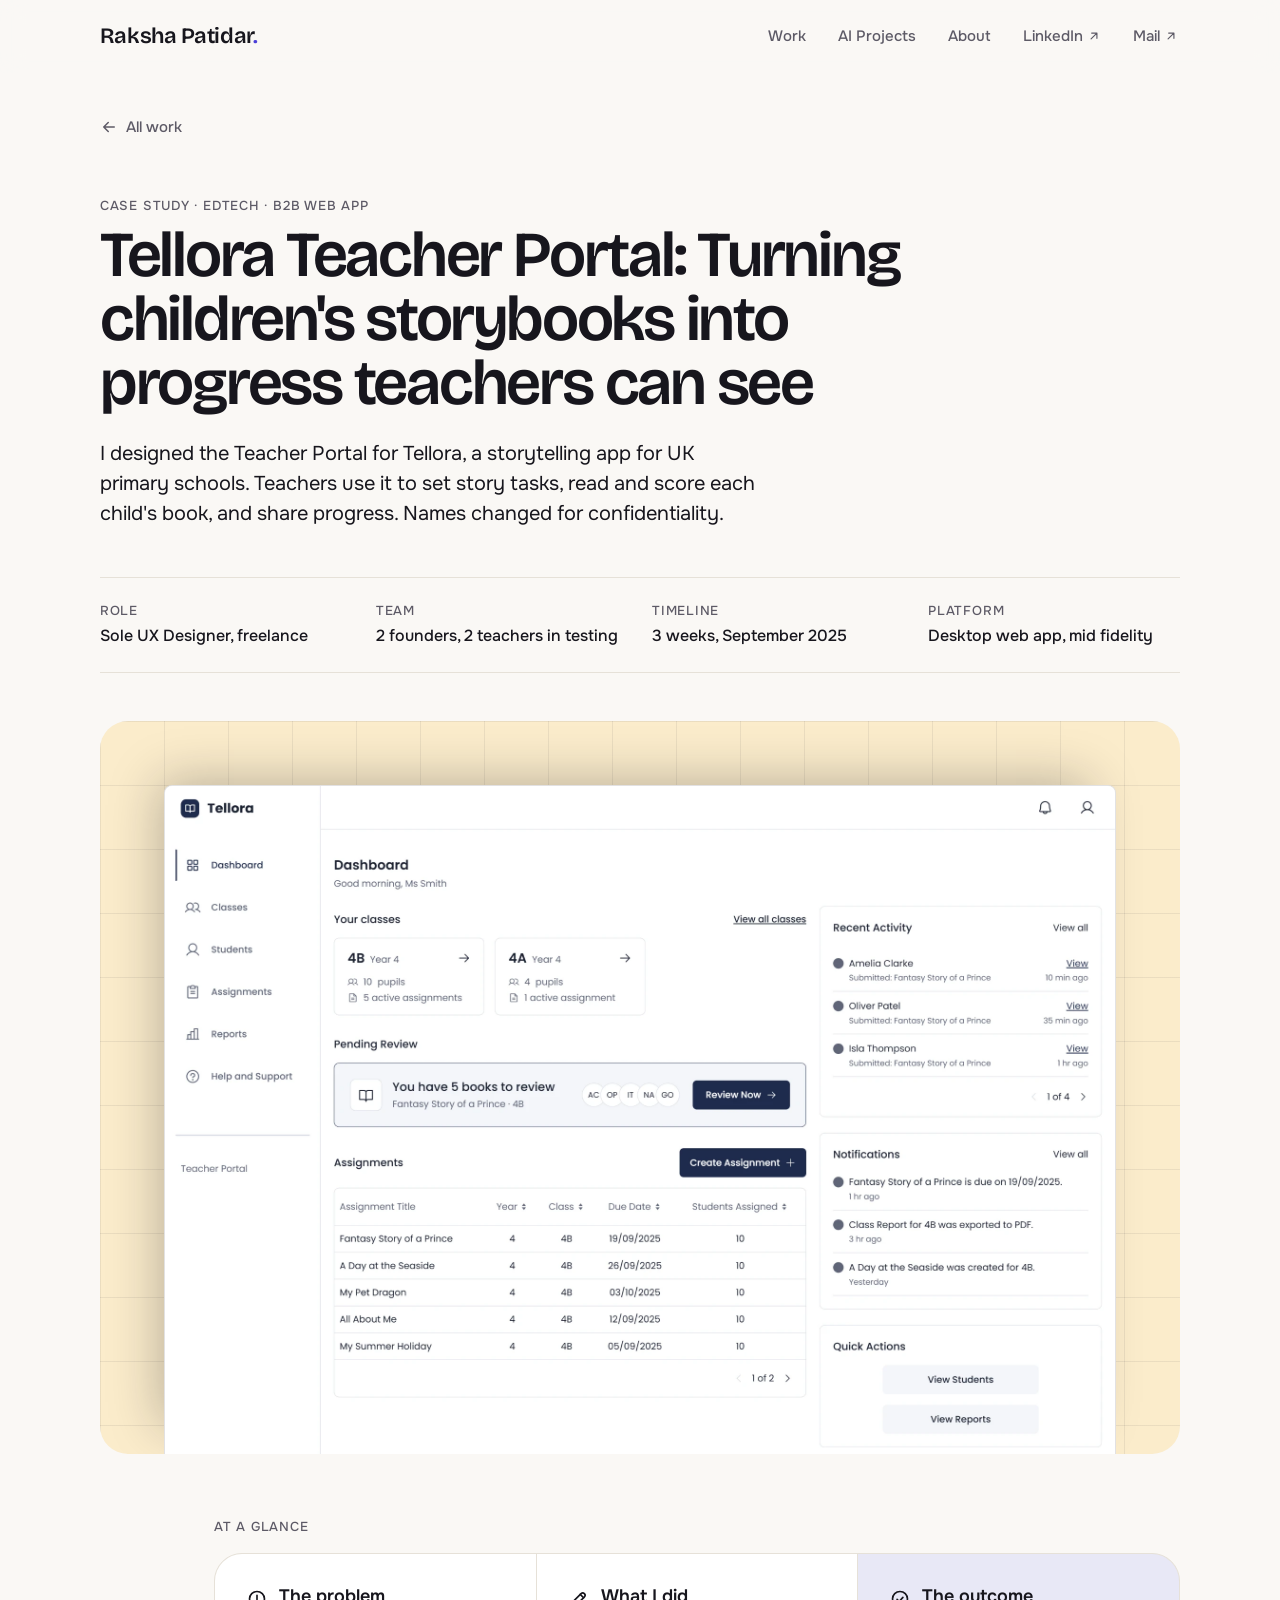
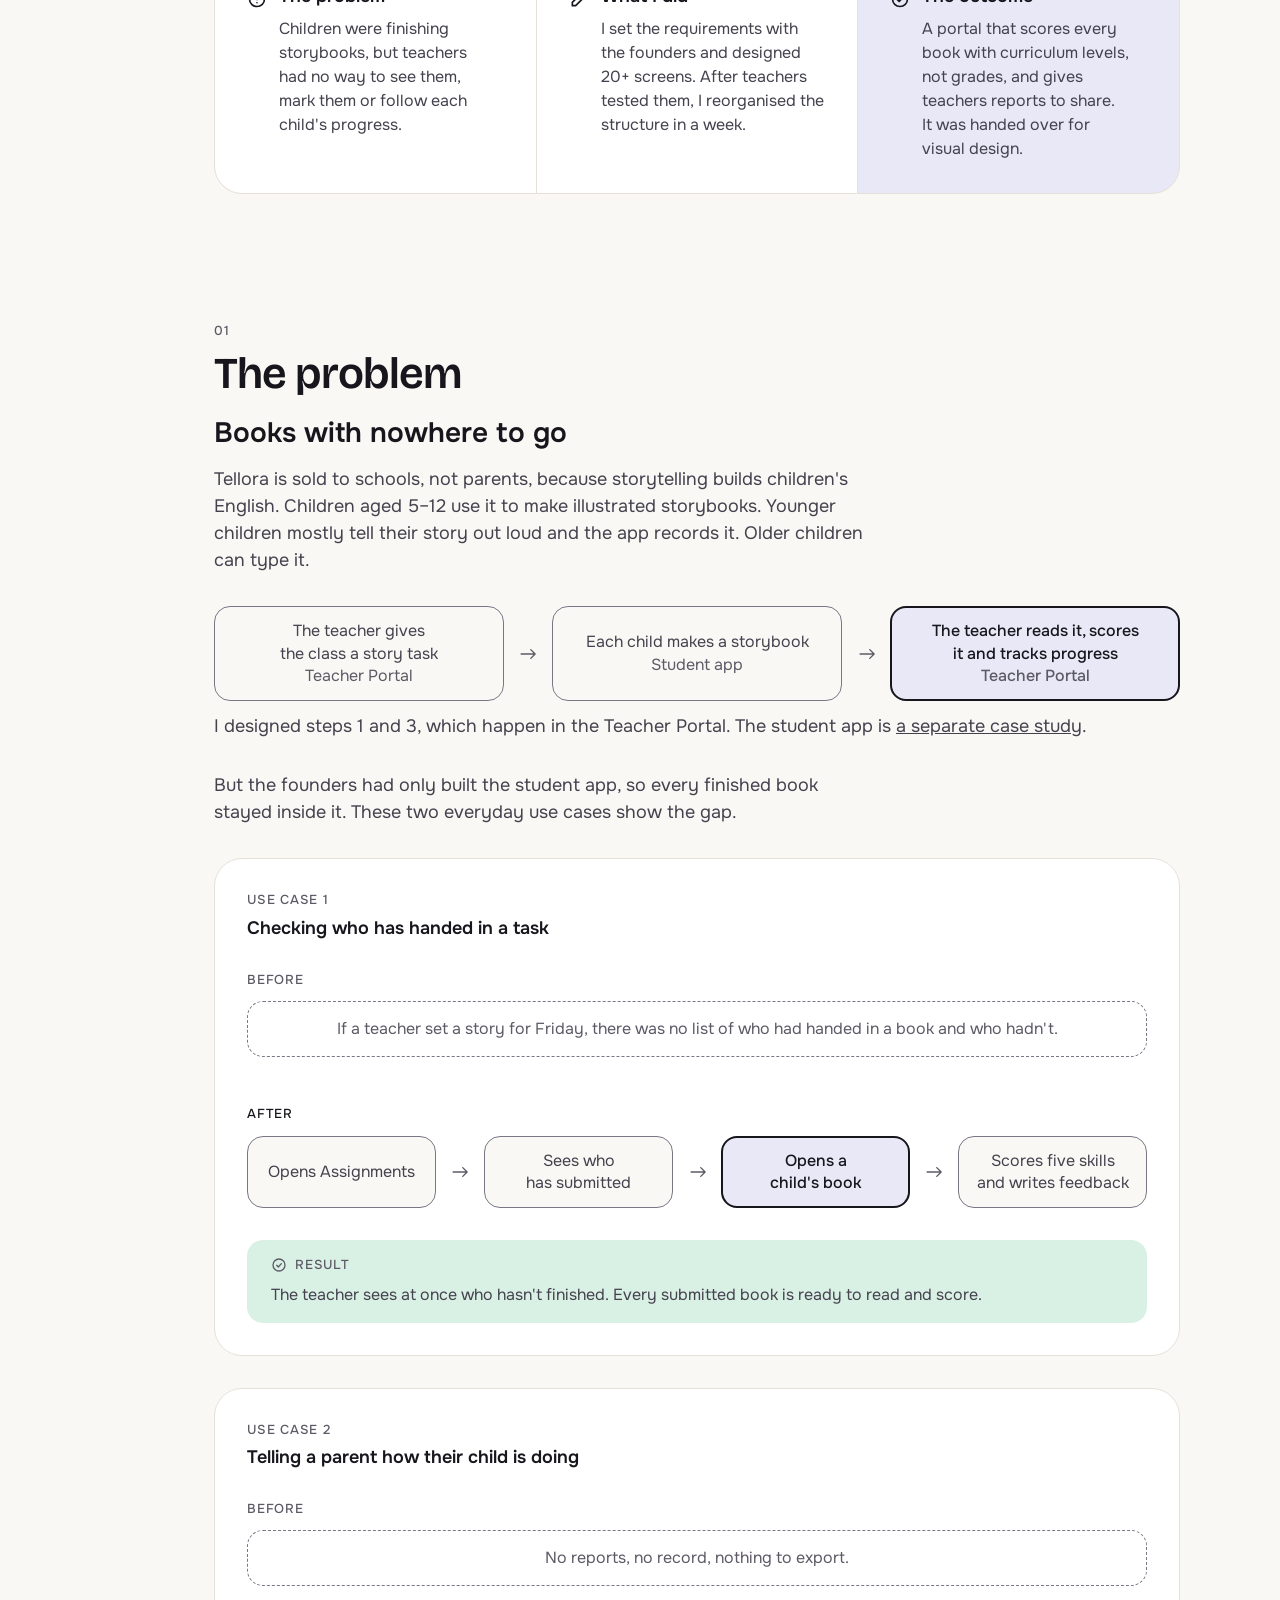
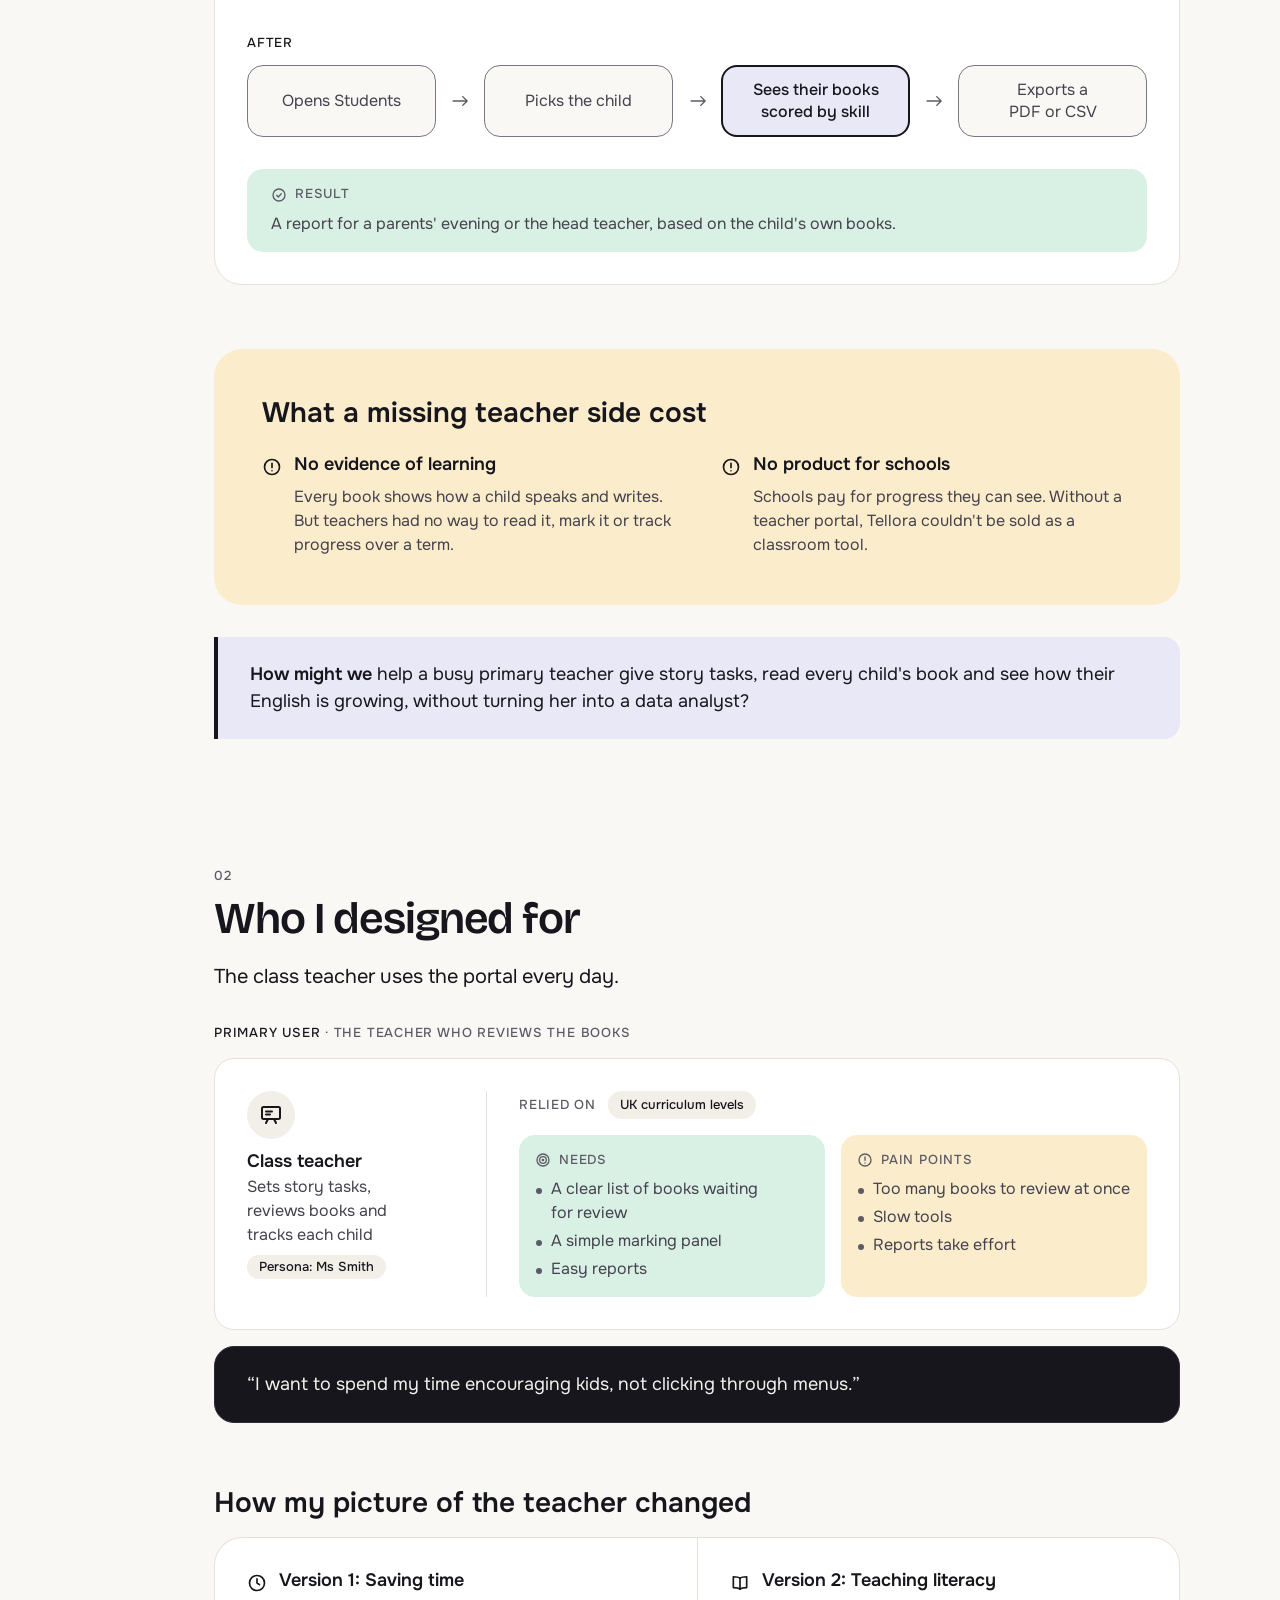
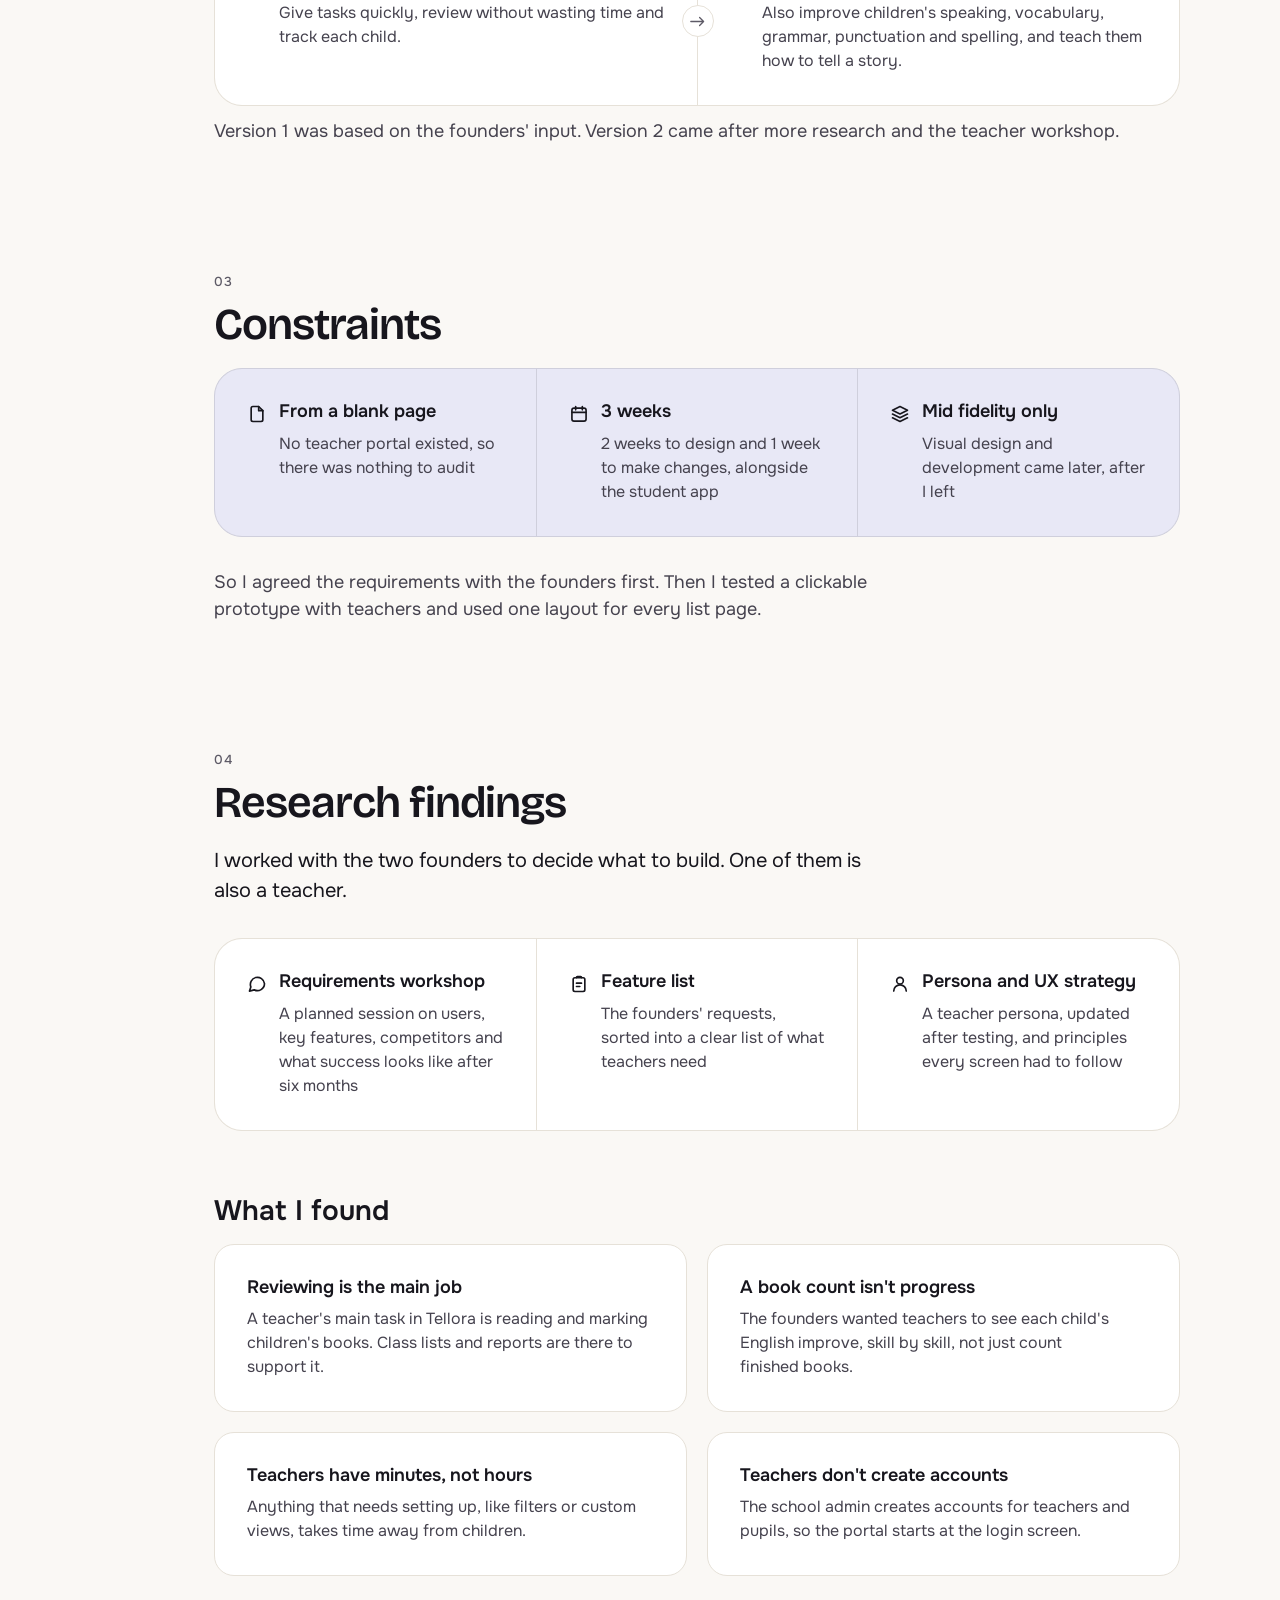
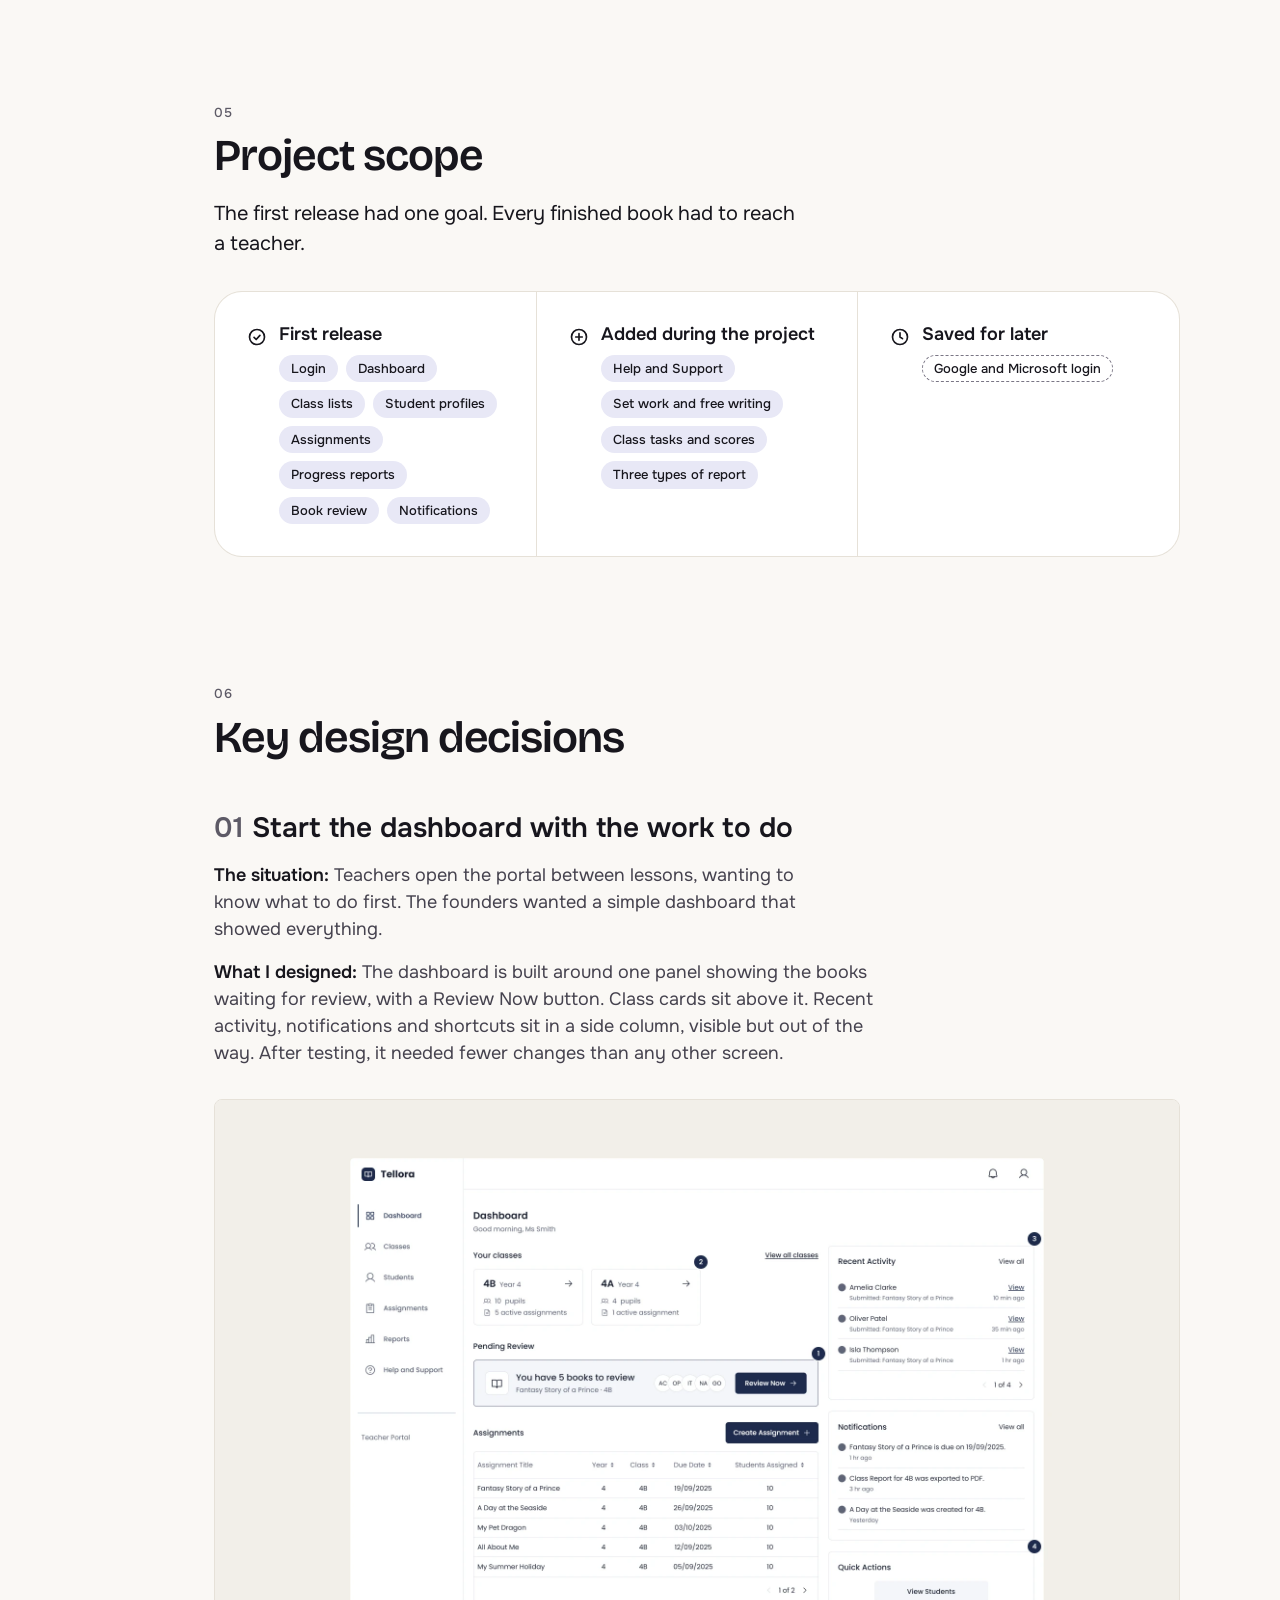
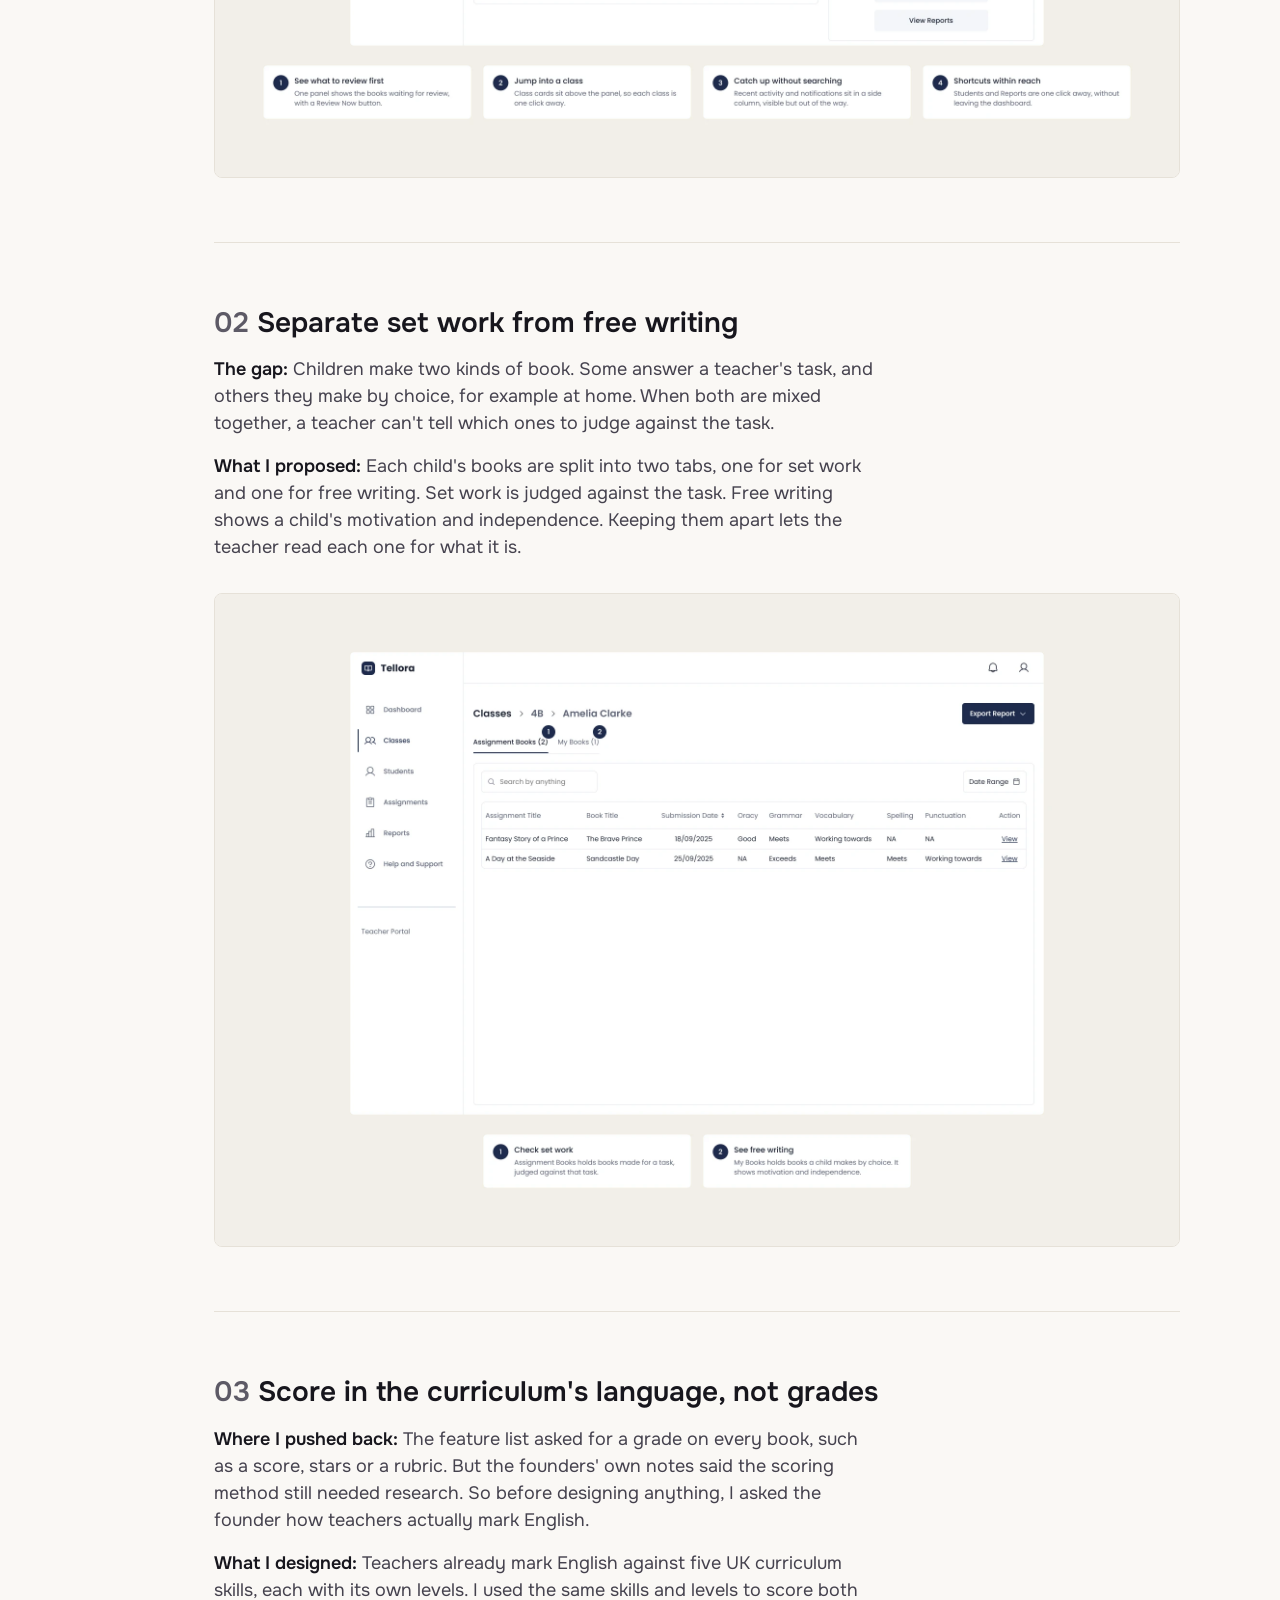
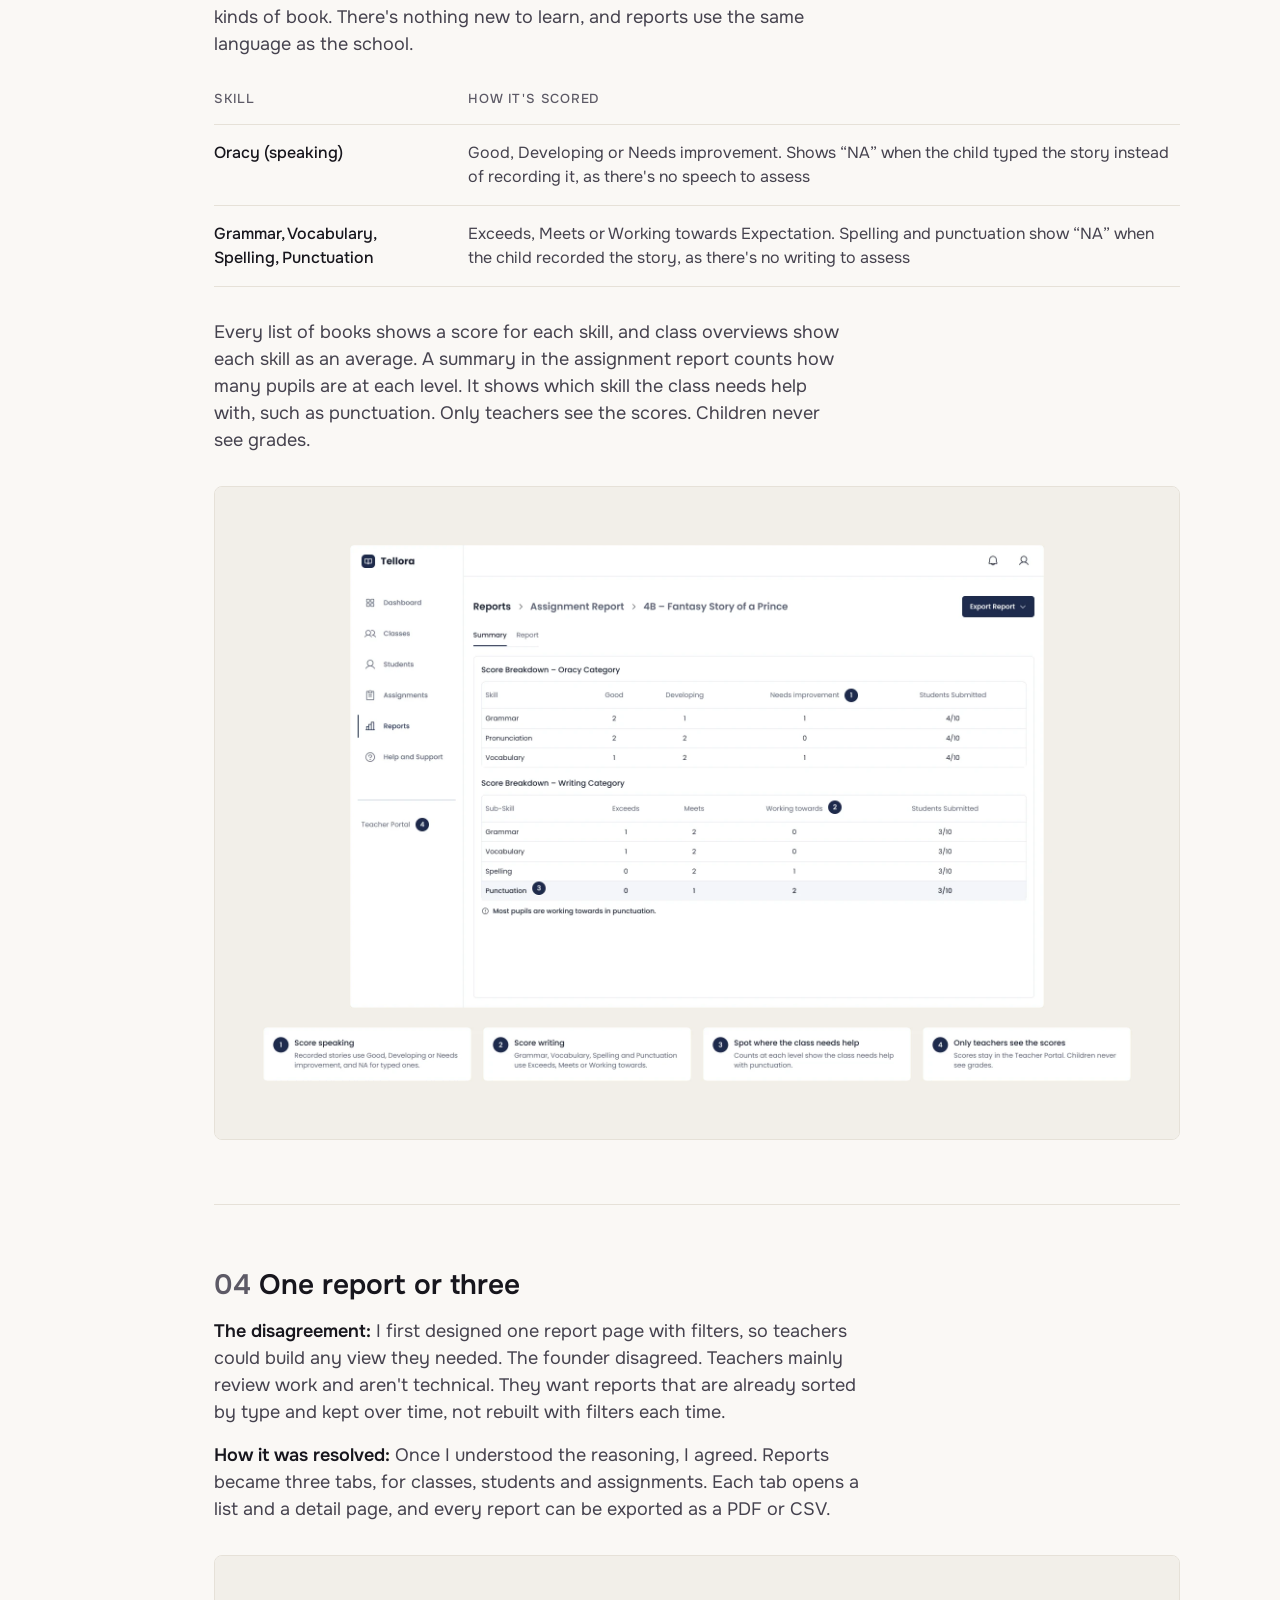
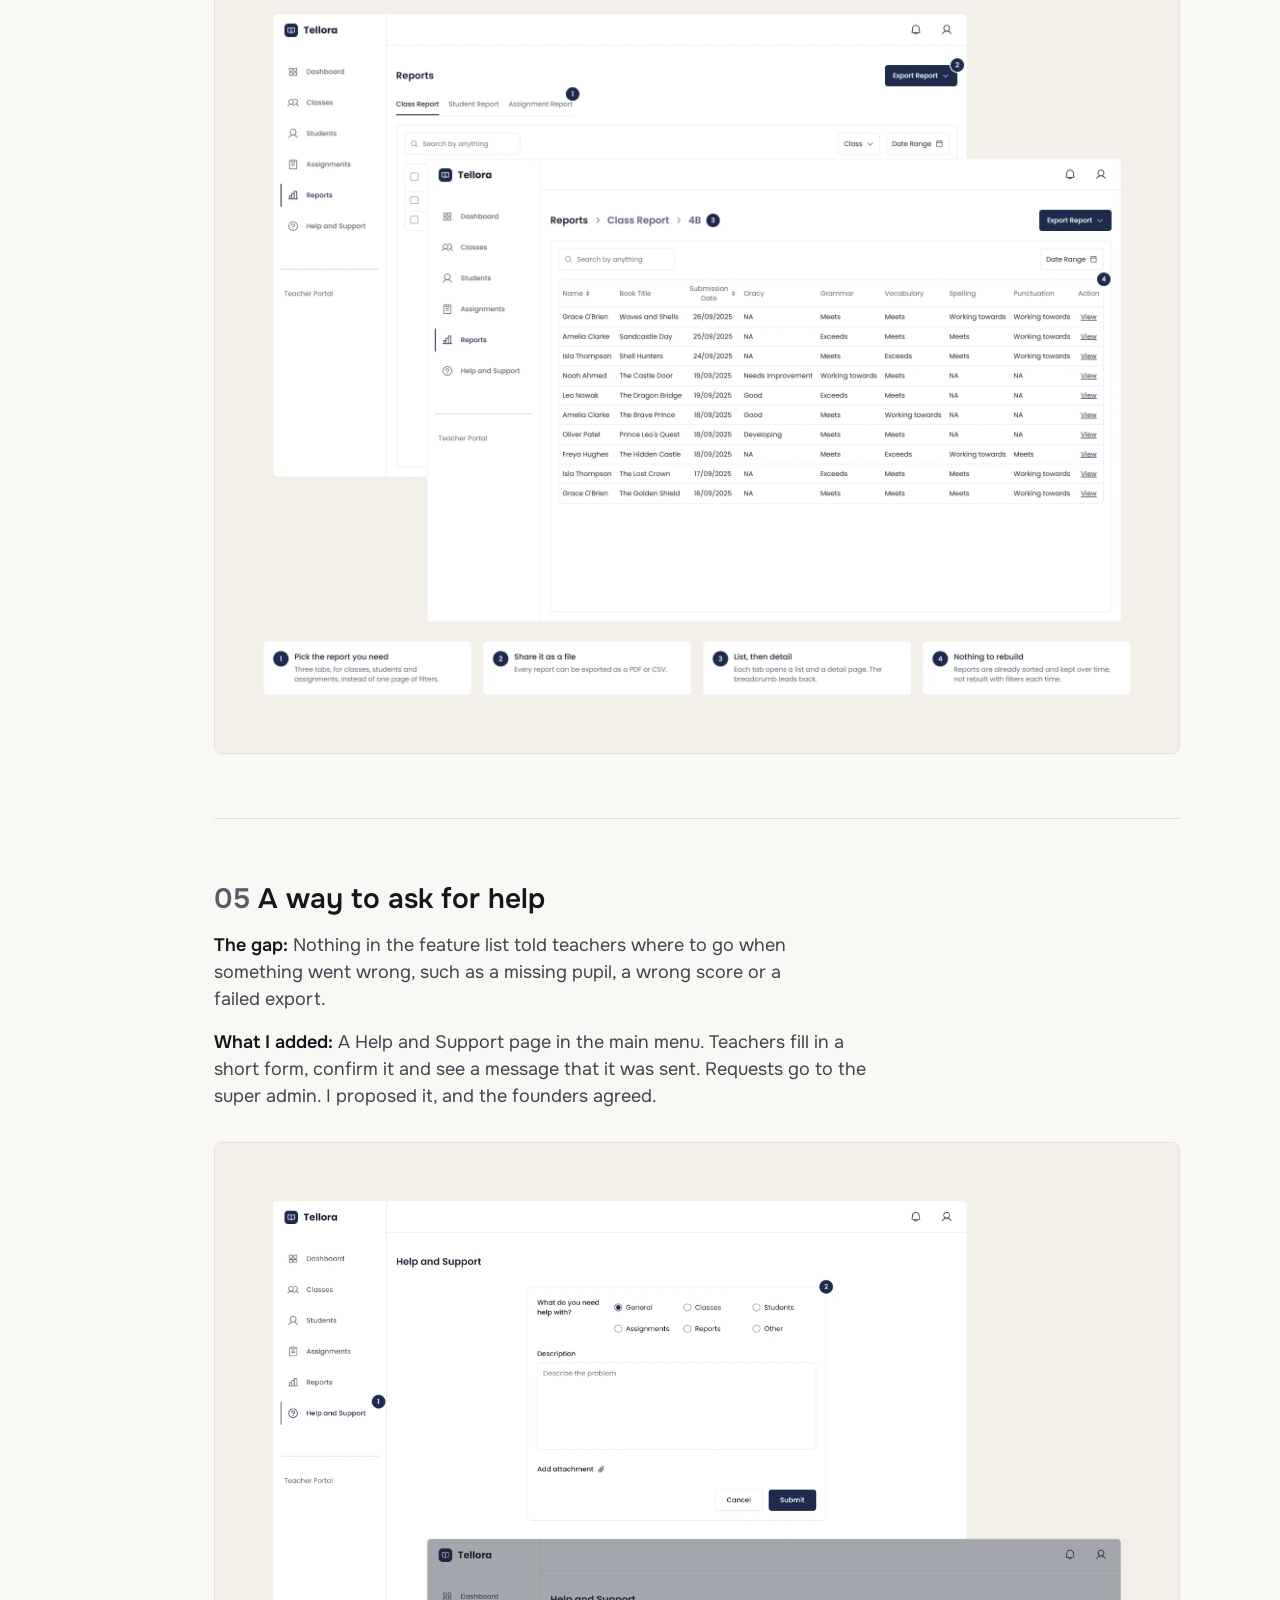
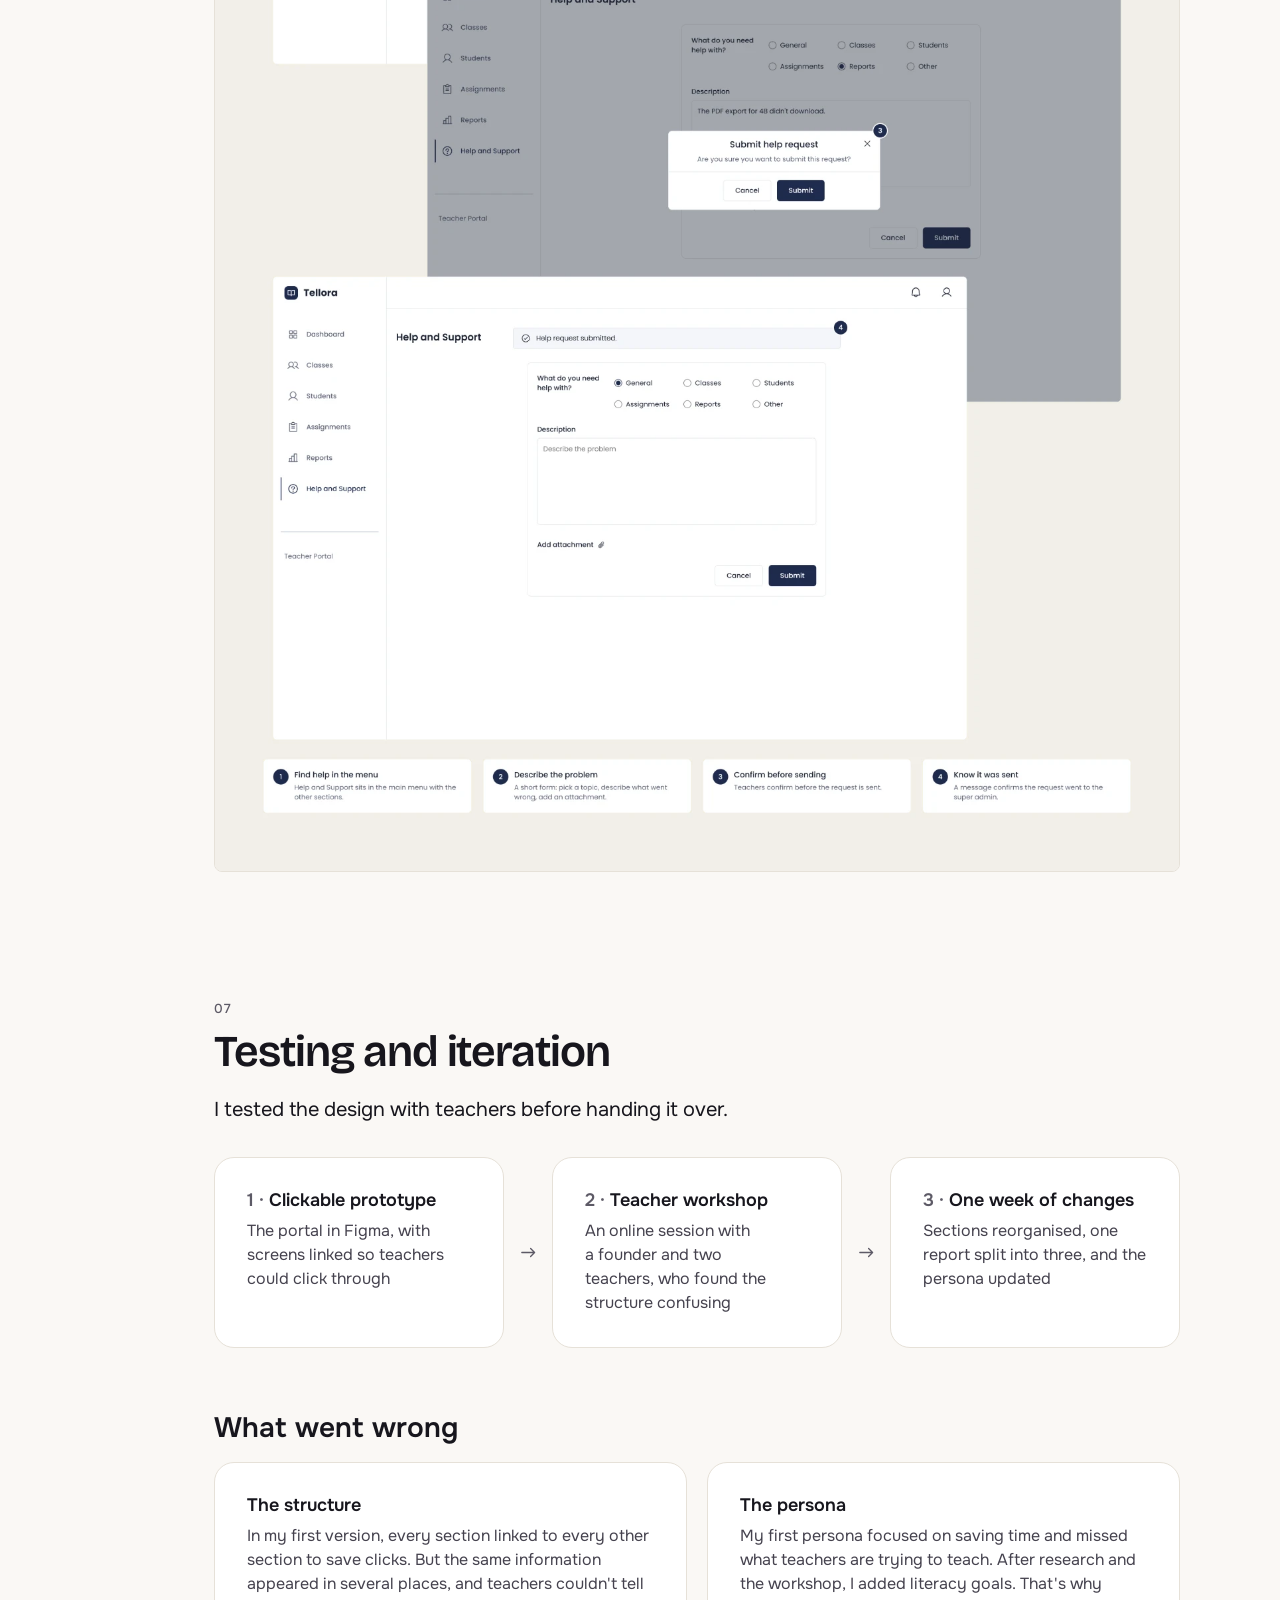
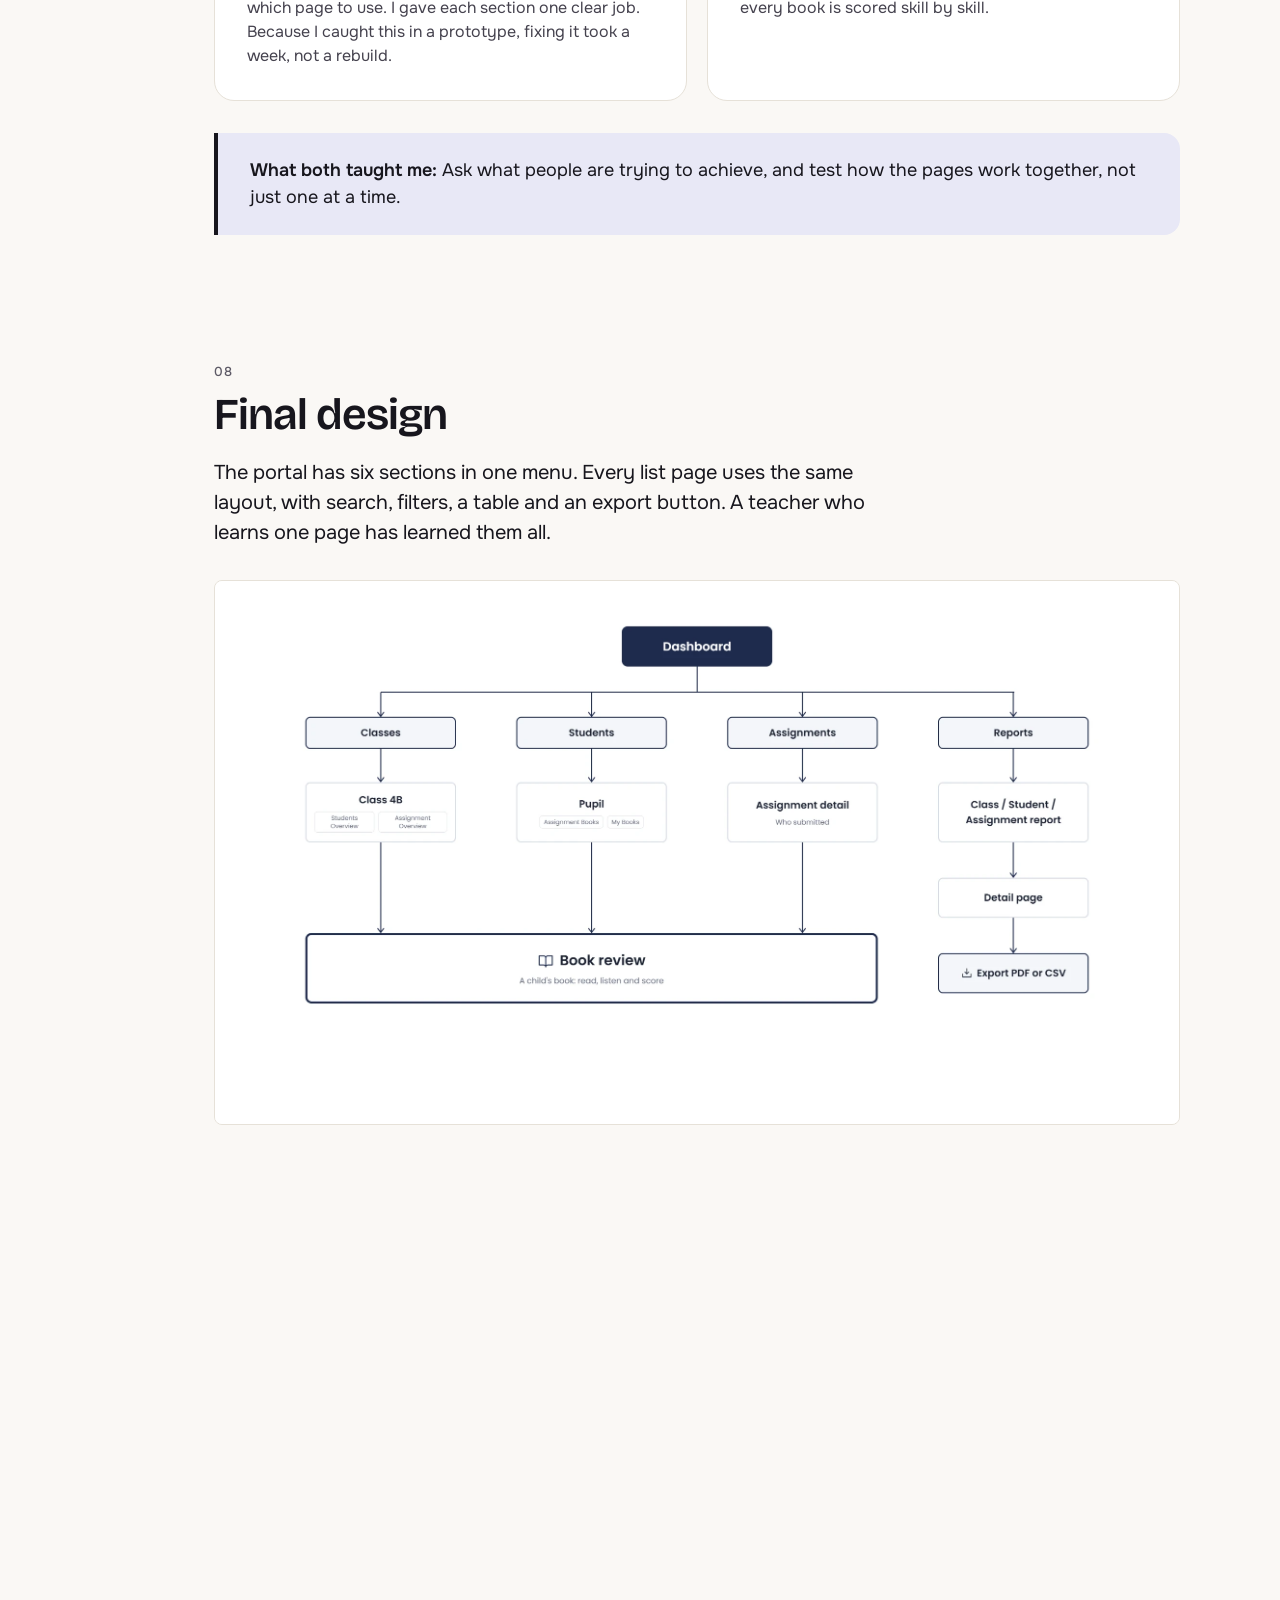
<file: tellora-teacher-portal.html>
<!doctype html>
<html lang="en">
<head>
  <meta charset="utf-8">
  <meta name="viewport" content="width=device-width, initial-scale=1">
  <title>Tellora Teacher Portal case study · Raksha Patidar</title>
  <meta name="description" content="How Raksha Patidar designed the Tellora Teacher Portal, where primary teachers set story tasks, read and score each child's book, and share progress.">

  <link rel="preconnect" href="https://fonts.googleapis.com">
  <link rel="preconnect" href="https://fonts.gstatic.com" crossorigin>
  <link href="https://fonts.googleapis.com/css2?family=Bricolage+Grotesque:opsz,wght@12..96,400..800&family=Onest:wght@100..900&display=swap" rel="stylesheet">

  <link rel="stylesheet" href="style.css">
  <script>
    // A page transition can be skipped (a reload, a background tab). That's fine, so it isn't reported as an error.
    ["pageswap", "pagereveal"].forEach((type) => addEventListener(type, (e) => {
      const vt = e.viewTransition;
      if (vt) [vt.ready, vt.finished, vt.updateCallbackDone].forEach((p) => p.catch(() => {}));
    }));
  </script>
  <link rel="icon" href="data:image/svg+xml,<svg xmlns='http://www.w3.org/2000/svg' viewBox='0 0 100 100'><circle cx='50' cy='50' r='50' fill='%234b3fd8'/><text x='50' y='66' font-size='44' text-anchor='middle' fill='white' font-family='Georgia'>RP</text></svg>">
</head>
<body>

  <a class="skip-link" href="#main">Skip to content</a>

  <!-- ===== Icon library =====
       One style across the site: outline, 2px stroke, round ends. -->
  <svg width="0" height="0" style="position:absolute" aria-hidden="true" focusable="false">
    <symbol id="arrow-up-right" viewBox="0 0 24 24"><path d="M7 17L17 7M8 7h9v9" fill="none" stroke="currentColor" stroke-width="2" stroke-linecap="round" stroke-linejoin="round"/></symbol>
    <symbol id="arrow-left" viewBox="0 0 24 24"><path d="M19 12H5M11 6l-6 6 6 6" fill="none" stroke="currentColor" stroke-width="2" stroke-linecap="round" stroke-linejoin="round"/></symbol>
    <symbol id="image" viewBox="0 0 24 24"><g fill="none" stroke="currentColor" stroke-width="1.6" stroke-linecap="round" stroke-linejoin="round"><rect x="3" y="4" width="18" height="16" rx="3"/><circle cx="9" cy="10" r="2"/><path d="M21 16l-5-5-9 9"/></g></symbol>
    <symbol id="icon-linkedin" viewBox="0 0 24 24"><g fill="none" stroke="currentColor" stroke-width="2" stroke-linecap="round" stroke-linejoin="round"><rect x="3" y="3" width="18" height="18" rx="4"/><path d="M8 11v5M8 8v.01M12 16v-5M16 16v-3a2 2 0 0 0-4 0"/></g></symbol>
    <symbol id="icon-medium" viewBox="0 0 24 24"><g fill="none" stroke="currentColor" stroke-width="2" stroke-linecap="round" stroke-linejoin="round"><rect x="3" y="3" width="18" height="18" rx="4"/><path d="M8 15V9l4 4 4-4v6"/></g></symbol>
    <symbol id="icon-gumroad" viewBox="0 0 24 24"><g fill="none" stroke="currentColor" stroke-width="2" stroke-linecap="round" stroke-linejoin="round"><rect x="3" y="3" width="18" height="18" rx="4"/><path d="M15.2 10.1A3.6 3.6 0 1 0 15.6 13.5h-3.2"/></g></symbol>

    <!-- Case-study icons (decorative; the titles beside them carry the meaning) -->
    <symbol id="i-alert" viewBox="0 0 24 24"><g fill="none" stroke="currentColor" stroke-width="2" stroke-linecap="round" stroke-linejoin="round"><circle cx="12" cy="12" r="9"/><path d="M12 7.5v5M12 16.5v.01"/></g></symbol>
    <symbol id="i-check" viewBox="0 0 24 24"><g fill="none" stroke="currentColor" stroke-width="2" stroke-linecap="round" stroke-linejoin="round"><circle cx="12" cy="12" r="9"/><path d="M8.5 12.5l2.5 2.5 4.5-5"/></g></symbol>
    <symbol id="i-pen" viewBox="0 0 24 24"><g fill="none" stroke="currentColor" stroke-width="2" stroke-linecap="round" stroke-linejoin="round"><path d="M4 20h4L18.5 9.5a2.83 2.83 0 0 0-4-4L4 16v4z"/><path d="M13.5 6.5l4 4"/></g></symbol>
    <symbol id="i-file" viewBox="0 0 24 24"><g fill="none" stroke="currentColor" stroke-width="2" stroke-linecap="round" stroke-linejoin="round"><path d="M14 3H7a2 2 0 0 0-2 2v14a2 2 0 0 0 2 2h10a2 2 0 0 0 2-2V8l-5-5z"/><path d="M14 3v5h5"/></g></symbol>
    <symbol id="i-calendar" viewBox="0 0 24 24"><g fill="none" stroke="currentColor" stroke-width="2" stroke-linecap="round" stroke-linejoin="round"><rect x="3.5" y="5" width="17" height="15.5" rx="2.5"/><path d="M3.5 10h17M8 3v4M16 3v4"/></g></symbol>
    <symbol id="i-layers" viewBox="0 0 24 24"><g fill="none" stroke="currentColor" stroke-width="2" stroke-linecap="round" stroke-linejoin="round"><path d="M12 3l9 4.5-9 4.5-9-4.5L12 3z"/><path d="M3 12l9 4.5 9-4.5M3 16.5l9 4.5 9-4.5"/></g></symbol>
    <symbol id="i-chat" viewBox="0 0 24 24"><g fill="none" stroke="currentColor" stroke-width="2" stroke-linecap="round" stroke-linejoin="round"><path d="M21 11.5a8.5 8.5 0 0 1-12.4 7.5L3 20.5l1.6-5A8.5 8.5 0 1 1 21 11.5z"/></g></symbol>
    <symbol id="i-clipboard" viewBox="0 0 24 24"><g fill="none" stroke="currentColor" stroke-width="2" stroke-linecap="round" stroke-linejoin="round"><rect x="5" y="4.5" width="14" height="16.5" rx="2"/><path d="M9 4.5V4a1 1 0 0 1 1-1h4a1 1 0 0 1 1 1v.5M9 11h6M9 15h4"/></g></symbol>
    <symbol id="i-user" viewBox="0 0 24 24"><g fill="none" stroke="currentColor" stroke-width="2" stroke-linecap="round" stroke-linejoin="round"><circle cx="12" cy="8" r="4"/><path d="M4.5 20.5a7.5 7.5 0 0 1 15 0"/></g></symbol>
    <symbol id="i-plus" viewBox="0 0 24 24"><g fill="none" stroke="currentColor" stroke-width="2" stroke-linecap="round" stroke-linejoin="round"><circle cx="12" cy="12" r="9"/><path d="M12 8v8M8 12h8"/></g></symbol>
    <symbol id="i-clock" viewBox="0 0 24 24"><g fill="none" stroke="currentColor" stroke-width="2" stroke-linecap="round" stroke-linejoin="round"><circle cx="12" cy="12" r="9"/><path d="M12 7v5l3 2"/></g></symbol>
    <symbol id="i-book" viewBox="0 0 24 24"><g fill="none" stroke="currentColor" stroke-width="2" stroke-linecap="round" stroke-linejoin="round"><path d="M12 6.5C10.5 5 8 4.5 4 4.5v13c4 0 6.5.5 8 2 1.5-1.5 4-2 8-2v-13c-4 0-6.5.5-8 2z"/><path d="M12 6.5v13"/></g></symbol>
    <symbol id="i-board" viewBox="0 0 24 24"><g fill="none" stroke="currentColor" stroke-width="2" stroke-linecap="round" stroke-linejoin="round"><rect x="3" y="4" width="18" height="12" rx="1.5"/><path d="M7 20l2-4M17 20l-2-4M7 8.5h6M7 11.5h4"/></g></symbol>
    <symbol id="i-target" viewBox="0 0 24 24"><g fill="none" stroke="currentColor" stroke-width="2" stroke-linecap="round" stroke-linejoin="round"><circle cx="12" cy="12" r="9"/><circle cx="12" cy="12" r="5"/><circle cx="12" cy="12" r="1"/></g></symbol>
    <symbol id="i-route" viewBox="0 0 24 24"><g fill="none" stroke="currentColor" stroke-width="2" stroke-linecap="round" stroke-linejoin="round"><circle cx="6" cy="6" r="2.5"/><circle cx="18" cy="18" r="2.5"/><path d="M8.5 6H15a3 3 0 0 1 0 6H9a3 3 0 0 0 0 6h6.5"/></g></symbol>
    <symbol id="i-inspect" viewBox="0 0 24 24"><g fill="none" stroke="currentColor" stroke-width="2" stroke-linecap="round" stroke-linejoin="round"><circle cx="11" cy="11" r="7"/><path d="M20 20l-4-4M8.5 11l1.8 1.8 3.2-3.6"/></g></symbol>
    <symbol id="i-trend" viewBox="0 0 24 24"><g fill="none" stroke="currentColor" stroke-width="2" stroke-linecap="round" stroke-linejoin="round"><path d="M3 17l6-6 4 4 8-8"/><path d="M15 7h6v6"/></g></symbol>
    <symbol id="i-info" viewBox="0 0 24 24"><g fill="none" stroke="currentColor" stroke-width="2" stroke-linecap="round" stroke-linejoin="round"><circle cx="12" cy="12" r="9"/><path d="M12 11v5M12 7.5v.01"/></g></symbol>
    <symbol id="i-bulb" viewBox="0 0 24 24"><g fill="none" stroke="currentColor" stroke-width="2" stroke-linecap="round" stroke-linejoin="round"><path d="M9.5 18h5M10.5 21h3"/><path d="M12 3a6 6 0 0 0-3.6 10.8c.7.6 1.1 1.3 1.1 2.2h5c0-.9.4-1.6 1.1-2.2A6 6 0 0 0 12 3z"/></g></symbol>
    <symbol id="i-sparkle" viewBox="0 0 24 24"><g fill="none" stroke="currentColor" stroke-width="2" stroke-linecap="round" stroke-linejoin="round"><path d="M11 3.5l1.9 5.1 5.1 1.9-5.1 1.9L11 17.5l-1.9-5.1L4 10.5l5.1-1.9L11 3.5z"/><path d="M18.5 15.5v5M16 18h5"/></g></symbol>
  </svg>

  <!-- ===================== HEADER ===================== -->
  <header class="site-header">
    <nav class="container nav" aria-label="Main">
      <a href="index.html" class="brand" aria-label="Raksha Patidar, home">
        <span class="initials" aria-hidden="true">Raksha Patidar<span>.</span></span>
      </a>

      <div class="nav-right">
        <ul class="nav-links" id="nav-links">
          <li><a href="index.html#work">Work</a></li>
          <li><a href="index.html#ai-work">AI Projects</a></li>
          <li><a href="index.html#about">About</a></li>
          <li><a href="https://www.linkedin.com/in/rakshapatidar/" target="_blank" rel="noopener">LinkedIn<svg class="ext" aria-hidden="true"><use href="#arrow-up-right"/></svg><span class="sr-only"> (opens in a new tab)</span></a></li>
          <li><a href="mailto:ux.rakshapatidar@gmail.com">Mail<svg class="ext" aria-hidden="true"><use href="#arrow-up-right"/></svg><span class="sr-only"> (opens your email app)</span></a></li>
        </ul>
        <button class="icon-btn menu-btn" id="menu-toggle" type="button" aria-label="Open menu" aria-expanded="false" aria-controls="nav-links">
          <svg viewBox="0 0 24 24" fill="none" stroke="currentColor" stroke-width="2" stroke-linecap="round" aria-hidden="true"><path d="M4 7h16M4 12h16M4 17h16"/></svg>
        </button>
      </div>
    </nav>
  </header>

  <main id="main">
    <!-- Tellora Teacher Portal case study. The facts come from
         "Tellora_Teacher_Portal_Case_Study_Content.pdf"; nothing is added.
         It uses the same building blocks as primetrack.html (see HOW-TO-EDIT.md),
         plus four small variants described in style.css.
         The cover colour comes from content.js; the highlights inside the story
         use the same lilac as every case study.
         Type: section titles are plain <h2> (serif). Everything else takes its
         look from a class: h4 = sub-heading, h5 = title, h6 = label.
         Icons: <svg class="cs-icon" aria-hidden="true"><use href="#i-…"/></svg>
         EDIT: to add a screenshot, replace a <div class="shot-placeholder" …>…</div> with
         <img src="images/your-file.webp" alt="…" loading="lazy">, using the placeholder's
         aria-label as the alt text. -->
    <article class="case" id="case-study" data-project="tellora-teacher-portal" aria-labelledby="case-title">
      <div class="container">

        <a class="back-link" href="index.html#work"><svg aria-hidden="true"><use href="#arrow-left"/></svg>All work</a>

        <header class="case-hero">
          <p class="case-eyebrow">Case study · EdTech · B2B web app</p>
          <h1 class="case-title" id="case-title">Tellora Teacher Portal: Turning children's storybooks into progress teachers can see</h1>
          <p class="case-lede">I designed the Teacher Portal for Tellora, a storytelling app for UK primary schools. Teachers use it to set story tasks, read and score each child's book, and share progress. Names changed for confidentiality.</p>

          <dl class="case-meta">
            <div><dt class="h6">Role</dt><dd>Sole UX Designer, freelance</dd></div>
            <div><dt class="h6">Team</dt><dd>2 founders, 2 teachers in testing</dd></div>
            <div><dt class="h6">Timeline</dt><dd>3 weeks, September 2025</dd></div>
            <div><dt class="h6">Platform</dt><dd>Desktop web app, mid fidelity</dd></div>
          </dl>
        </header>

        <figure class="case-cover">
          <div class="case-cover-frame has-image">
            <img src="images/tellora-teacher-dashboard.webp" fetchpriority="high" alt="The Tellora teacher dashboard: A greeting for Ms Smith, cards for classes 4B and 4A, a Pending Review panel with 5 books to review and a Review Now button, a table of assignments, and a side column with Recent Activity, Notifications and Quick Actions.">
          </div>
        </figure>

        <div class="case-body">

          <!-- ===== At a glance ===== -->
          <section class="case-section case-glance" aria-labelledby="cs-glance">
            <h2 class="h6" id="cs-glance">At a glance</h2>
            <div class="cs-cells">
              <div class="cs-cell">
                <svg class="cs-icon" aria-hidden="true"><use href="#i-alert"/></svg>
                <h3 class="h5">The problem</h3>
                <p>Children were finishing storybooks, but teachers had no way to see them, mark them or follow each child's progress.</p>
              </div>
              <div class="cs-cell">
                <svg class="cs-icon" aria-hidden="true"><use href="#i-pen"/></svg>
                <h3 class="h5">What I did</h3>
                <p>I set the requirements with the founders and designed 20+ screens. After teachers tested them, I reorganised the structure in a week.</p>
              </div>
              <div class="cs-cell is-tint">
                <svg class="cs-icon" aria-hidden="true"><use href="#i-check"/></svg>
                <h3 class="h5">The outcome</h3>
                <p>A portal that scores every book with curriculum levels, not grades, and gives teachers reports to share. It was handed over for visual design.</p>
              </div>
            </div>
          </section>

          <!-- ===== 01 The problem ===== -->
          <section class="case-section" aria-labelledby="cs-problem">
            <p class="h6 section-num" aria-hidden="true">01</p>
            <h2 id="cs-problem">The problem</h2>
            <h3 class="h4">Books with nowhere to go</h3>
            <p>Tellora is sold to schools, not parents, because storytelling builds children's English. Children aged 5–12 use it to make illustrated storybooks. Younger children mostly tell their story out loud and the app records it. Older children can type it.</p>

            <!-- How Tellora works: the same step boxes as the use cases below -->
            <figure class="case-figure">
              <ol class="flow">
                <li>The teacher gives the class a story task <span class="t-secondary"><span class="sr-only">in the </span>Teacher Portal</span></li>
                <li>Each child makes a storybook <span class="t-secondary"><span class="sr-only">in the </span>Student app</span></li>
                <li class="is-key">The teacher reads it, scores it and tracks progress <span class="t-secondary"><span class="sr-only">in the </span>Teacher Portal</span></li>
              </ol>
              <figcaption>I designed steps 1 and 3, which happen in the Teacher Portal. The student app is <a href="tellora.html">a separate case study</a>.</figcaption>
            </figure>

            <p>But the founders had only built the student app, so every finished book stayed inside it. These two everyday use cases show the gap.</p>

            <!-- Use case 1 -->
            <div class="case-flow">
              <div class="flow-head">
                <p class="h6">Use case 1</p>
                <h3 class="h5" id="sc1-title">Checking who has handed in a task</h3>
              </div>
              <div class="flow-row">
                <p class="h6">Before</p>
                <p class="flow-box is-missing">If a teacher set a story for Friday, there was no list of who had handed in a book and who hadn't.</p>
              </div>
              <div class="flow-row">
                <p class="h6 t-primary" id="sc1-after">After</p>
                <ol class="flow" aria-labelledby="sc1-after">
                  <li>Opens Assignments</li>
                  <li>Sees who has submitted</li>
                  <li class="is-key">Opens a child's book</li>
                  <li>Scores five skills and writes feedback</li>
                </ol>
              </div>
              <div class="flow-result">
                <p class="h6"><svg class="cs-icon" aria-hidden="true"><use href="#i-check"/></svg>Result</p>
                <p>The teacher sees at once who hasn't finished. Every submitted book is ready to read and score.</p>
              </div>
            </div>

            <!-- Use case 2 -->
            <div class="case-flow">
              <div class="flow-head">
                <p class="h6">Use case 2</p>
                <h3 class="h5" id="sc2-title">Telling a parent how their child is doing</h3>
              </div>
              <div class="flow-row">
                <p class="h6">Before</p>
                <p class="flow-box is-missing">No reports, no record, nothing to export.</p>
              </div>
              <div class="flow-row">
                <p class="h6 t-primary" id="sc2-after">After</p>
                <ol class="flow" aria-labelledby="sc2-after">
                  <li>Opens Students</li>
                  <li>Picks the child</li>
                  <li class="is-key">Sees their books scored by skill</li>
                  <li>Exports a PDF or CSV</li>
                </ol>
              </div>
              <div class="flow-result">
                <p class="h6"><svg class="cs-icon" aria-hidden="true"><use href="#i-check"/></svg>Result</p>
                <p>A report for a parents' evening or the head teacher, based on the child's own books.</p>
              </div>
            </div>

            <div class="cs-panel is-butter">
              <h3 class="h4">What a missing teacher side cost</h3>
              <ul class="cs-points">
                <li><svg class="cs-icon" aria-hidden="true"><use href="#i-alert"/></svg><h4 class="h5">No evidence of learning</h4><p>Every book shows how a child speaks and writes. But teachers had no way to read it, mark it or track progress over a term.</p></li>
                <li><svg class="cs-icon" aria-hidden="true"><use href="#i-alert"/></svg><h4 class="h5">No product for schools</h4><p>Schools pay for progress they can see. Without a teacher portal, Tellora couldn't be sold as a classroom tool.</p></li>
              </ul>
            </div>

            <p class="case-callout"><strong>How might we</strong> help a busy primary teacher give story tasks, read every child's book and see how their English is growing, without turning her into a data analyst?</p>
          </section>

          <!-- ===== 02 Who I designed for ===== -->
          <section class="case-section" aria-labelledby="cs-users">
            <p class="h6 section-num" aria-hidden="true">02</p>
            <h2 id="cs-users">Who I designed for</h2>
            <p>The class teacher uses the portal every day.</p>

            <div class="persona-group">
              <h3 class="h6"><span class="t-primary">Primary user</span> · The teacher who reviews the books</h3>
              <ul class="persona-grid cols-1">
                <li class="persona">
                  <div class="persona-head">
                    <span class="persona-badge" aria-hidden="true"><svg><use href="#i-board"/></svg></span>
                    <div class="persona-who">
                      <h4 class="h5">Class teacher</h4>
                      <p>Sets story tasks, reviews books and tracks each child</p>
                      <span class="persona-tag">Persona: Ms Smith</span>
                    </div>
                  </div>
                  <dl class="persona-body">
                    <div class="persona-uses"><dt class="h6">Relied on</dt><dd><ul class="tags"><li>UK curriculum levels</li></ul></dd></div>
                    <div class="persona-box is-needs"><dt class="h6"><svg class="cs-icon" aria-hidden="true"><use href="#i-target"/></svg>Needs</dt><dd><ul class="cs-list"><li>A clear list of books waiting for review</li><li>A simple marking panel</li><li>Easy reports</li></ul></dd></div>
                    <div class="persona-box is-pains"><dt class="h6"><svg class="cs-icon" aria-hidden="true"><use href="#i-alert"/></svg>Pain points</dt><dd><ul class="cs-list"><li>Too many books to review at once</li><li>Slow tools</li><li>Reports take effort</li></ul></dd></div>
                  </dl>
                </li>
              </ul>
              <blockquote class="case-quote is-small"><p>“I want to spend my time encouraging kids, not clicking through menus.”</p></blockquote>
            </div>

            <h3 class="h4">How my picture of the teacher changed</h3>
            <figure class="case-figure">
              <div class="cs-cells cols-2 is-change">
                <div class="cs-cell"><svg class="cs-icon" aria-hidden="true"><use href="#i-clock"/></svg><h4 class="h5">Version 1: Saving time</h4><p>Give tasks quickly, review without wasting time and track each child.</p></div>
                <div class="cs-cell"><svg class="cs-icon" aria-hidden="true"><use href="#i-book"/></svg><h4 class="h5">Version 2: Teaching literacy</h4><p>Also improve children's speaking, vocabulary, grammar, punctuation and spelling, and teach them how to tell a story.</p></div>
              </div>
              <figcaption>Version 1 was based on the founders' input. Version 2 came after more research and the teacher workshop.</figcaption>
            </figure>
          </section>

          <!-- ===== 03 Constraints ===== -->
          <section class="case-section" aria-labelledby="cs-constraints">
            <p class="h6 section-num" aria-hidden="true">03</p>
            <h2 id="cs-constraints">Constraints</h2>
            <div class="cs-cells is-tint">
              <div class="cs-cell"><svg class="cs-icon" aria-hidden="true"><use href="#i-file"/></svg><h3 class="h5">From a blank page</h3><p>No teacher portal existed, so there was nothing to audit</p></div>
              <div class="cs-cell"><svg class="cs-icon" aria-hidden="true"><use href="#i-calendar"/></svg><h3 class="h5">3 weeks</h3><p>2 weeks to design and 1 week to make changes, alongside the student app</p></div>
              <div class="cs-cell"><svg class="cs-icon" aria-hidden="true"><use href="#i-layers"/></svg><h3 class="h5">Mid fidelity only</h3><p>Visual design and development came later, after I left</p></div>
            </div>
            <p>So I agreed the requirements with the founders first. Then I tested a clickable prototype with teachers and used one layout for every list page.</p>
          </section>

          <!-- ===== 04 Research findings ===== -->
          <section class="case-section" aria-labelledby="cs-research">
            <p class="h6 section-num" aria-hidden="true">04</p>
            <h2 id="cs-research">Research findings</h2>
            <p>I worked with the two founders to decide what to build. One of them is also a teacher.</p>
            <div class="cs-cells">
              <div class="cs-cell"><svg class="cs-icon" aria-hidden="true"><use href="#i-chat"/></svg><h3 class="h5">Requirements workshop</h3><p>A planned session on users, key features, competitors and what success looks like after six months</p></div>
              <div class="cs-cell"><svg class="cs-icon" aria-hidden="true"><use href="#i-clipboard"/></svg><h3 class="h5">Feature list</h3><p>The founders' requests, sorted into a clear list of what teachers need</p></div>
              <div class="cs-cell"><svg class="cs-icon" aria-hidden="true"><use href="#i-user"/></svg><h3 class="h5">Persona and UX strategy</h3><p>A teacher persona, updated after testing, and principles every screen had to follow</p></div>
            </div>

            <h3 class="h4">What I found</h3>
            <div class="cs-grid cols-2">
              <div class="cs-card"><h4 class="h5">Reviewing is the main job</h4><p>A teacher's main task in Tellora is reading and marking children's books. Class lists and reports are there to support it.</p></div>
              <div class="cs-card"><h4 class="h5">A book count isn't progress</h4><p>The founders wanted teachers to see each child's English improve, skill by skill, not just count finished books.</p></div>
              <div class="cs-card"><h4 class="h5">Teachers have minutes, not hours</h4><p>Anything that needs setting up, like filters or custom views, takes time away from children.</p></div>
              <div class="cs-card"><h4 class="h5">Teachers don't create accounts</h4><p>The school admin creates accounts for teachers and pupils, so the portal starts at the login screen.</p></div>
            </div>
          </section>

          <!-- ===== 05 Project scope ===== -->
          <section class="case-section" aria-labelledby="cs-scope">
            <p class="h6 section-num" aria-hidden="true">05</p>
            <h2 id="cs-scope">Project scope</h2>
            <p>The first release had one goal. Every finished book had to reach a teacher.</p>
            <div class="cs-cells">
              <div class="cs-cell">
                <svg class="cs-icon" aria-hidden="true"><use href="#i-check"/></svg>
                <h3 class="h5">First release</h3>
                <ul class="tags" aria-label="In the first release"><li>Login</li><li>Dashboard</li><li>Class lists</li><li>Student profiles</li><li>Assignments</li><li>Progress reports</li><li>Book review</li><li>Notifications</li></ul>
              </div>
              <div class="cs-cell">
                <svg class="cs-icon" aria-hidden="true"><use href="#i-plus"/></svg>
                <h3 class="h5">Added during the project</h3>
                <ul class="tags" aria-label="Added during the project"><li>Help and Support</li><li>Set work and free writing</li><li>Class tasks and scores</li><li>Three types of report</li></ul>
              </div>
              <div class="cs-cell">
                <svg class="cs-icon" aria-hidden="true"><use href="#i-clock"/></svg>
                <h3 class="h5">Saved for later</h3>
                <ul class="tags is-later" aria-label="Saved for later"><li>Google and Microsoft login</li></ul>
              </div>
            </div>
          </section>

          <!-- ===== 06 Key design decisions ===== -->
          <section class="case-section" aria-labelledby="cs-decisions">
            <p class="h6 section-num" aria-hidden="true">06</p>
            <h2 id="cs-decisions">Key design decisions</h2>

            <div class="case-decision">
              <h3 class="h4"><span class="t-secondary">01</span> Start the dashboard with the work to do</h3>
              <p><strong>The situation:</strong> Teachers open the portal between lessons, wanting to know what to do first. The founders wanted a simple dashboard that showed everything.</p>
              <p><strong>What I designed:</strong> The dashboard is built around one panel showing the books waiting for review, with a Review Now button. Class cards sit above it. Recent activity, notifications and shortcuts sit in a side column, visible but out of the way. After testing, it needed fewer changes than any other screen.</p>
              <figure class="case-figure is-wide">
                <div class="frame"><img src="images/tellora-teacher-dashboard-annotated.webp" loading="lazy" decoding="async" alt="The Tellora teacher dashboard, with four numbered notes. 1. See what to review first: One panel shows the books waiting for review, with a Review Now button. 2. Jump into a class: Class cards sit above the panel, so each class is one click away. 3. Catch up without searching: Recent activity and notifications sit in a side column, visible but out of the way. 4. Shortcuts within reach: Students and Reports are one click away, without leaving the dashboard."></div>
              </figure>
            </div>

            <div class="case-decision">
              <h3 class="h4"><span class="t-secondary">02</span> Separate set work from free writing</h3>
              <p><strong>The gap:</strong> Children make two kinds of book. Some answer a teacher's task, and others they make by choice, for example at home. When both are mixed together, a teacher can't tell which ones to judge against the task.</p>
              <p><strong>What I proposed:</strong> Each child's books are split into two tabs, one for set work and one for free writing. Set work is judged against the task. Free writing shows a child's motivation and independence. Keeping them apart lets the teacher read each one for what it is.</p>
              <figure class="case-figure is-wide">
                <div class="frame"><img src="images/tellora-teacher-pupil-books-annotated.webp" loading="lazy" decoding="async" alt="A pupil's page in Tellora, for Amelia Clarke in class 4B. A table lists each book with its date and its scores for oracy, grammar, vocabulary, spelling and punctuation. Two numbered notes point to the tabs. 1. Check set work: Assignment Books holds books made for a task, judged against that task. 2. See free writing: My Books holds books a child makes by choice. It shows motivation and independence."></div>
              </figure>
            </div>

            <div class="case-decision">
              <h3 class="h4"><span class="t-secondary">03</span> Score in the curriculum's language, not grades</h3>
              <p><strong>Where I pushed back:</strong> The feature list asked for a grade on every book, such as a score, stars or a rubric. But the founders' own notes said the scoring method still needed research. So before designing anything, I asked the founder how teachers actually mark English.</p>
              <p><strong>What I designed:</strong> Teachers already mark English against five UK curriculum skills, each with its own levels. I used the same skills and levels to score both kinds of book. There's nothing new to learn, and reports use the same language as the school.</p>
              <table class="case-table" role="table">
                <caption class="sr-only">How each skill is scored</caption>
                <thead role="rowgroup">
                  <tr role="row"><th scope="col" role="columnheader">Skill</th><th scope="col" role="columnheader">How it's scored</th></tr>
                </thead>
                <tbody role="rowgroup">
                  <tr role="row"><th scope="row" role="rowheader">Oracy (speaking)</th><td role="cell" data-label="How it's scored">Good, Developing or Needs improvement. Shows “NA” when the child typed the story instead of recording it, as there's no speech to assess</td></tr>
                  <tr role="row"><th scope="row" role="rowheader">Grammar, Vocabulary, Spelling, Punctuation</th><td role="cell" data-label="How it's scored">Exceeds, Meets or Working towards Expectation. Spelling and punctuation show “NA” when the child recorded the story, as there's no writing to assess</td></tr>
                </tbody>
              </table>
              <p>Every list of books shows a score for each skill, and class overviews show each skill as an average. A summary in the assignment report counts how many pupils are at each level. It shows which skill the class needs help with, such as punctuation. Only teachers see the scores. Children never see grades.</p>
              <figure class="case-figure is-wide">
                <div class="frame"><img src="images/tellora-teacher-report-summary-annotated.webp" loading="lazy" decoding="async" alt="The Summary tab of the assignment report for 4B, Fantasy Story of a Prince. One table counts pupils at each oracy level and one at each writing level. The Punctuation row is highlighted, with the note “Most pupils are working towards in punctuation.” Four numbered notes. 1. Score speaking: Recorded stories use Good, Developing or Needs improvement, and NA for typed ones. 2. Score writing: Grammar, Vocabulary, Spelling and Punctuation use Exceeds, Meets or Working towards. 3. Spot where the class needs help: Counts at each level show the class needs help with punctuation. 4. Only teachers see the scores: Scores stay in the Teacher Portal. Children never see grades."></div>
              </figure>
            </div>

            <div class="case-decision">
              <h3 class="h4"><span class="t-secondary">04</span> One report or three</h3>
              <p><strong>The disagreement:</strong> I first designed one report page with filters, so teachers could build any view they needed. The founder disagreed. Teachers mainly review work and aren't technical. They want reports that are already sorted by type and kept over time, not rebuilt with filters each time.</p>
              <p><strong>How it was resolved:</strong> Once I understood the reasoning, I agreed. Reports became three tabs, for classes, students and assignments. Each tab opens a list and a detail page, and every report can be exported as a PDF or CSV.</p>
              <figure class="case-figure is-wide">
                <div class="frame"><img src="images/tellora-teacher-reports-annotated.webp" loading="lazy" decoding="async" alt="Tellora's Reports page with its Class Report, Student Report and Assignment Report tabs. In front is the class report for 4B, listing each book with its scores. Four numbered notes. 1. Pick the report you need: Three tabs, for classes, students and assignments, instead of one page of filters. 2. Share it as a file: Every report can be exported as a PDF or CSV. 3. List, then detail: Each tab opens a list and a detail page. The breadcrumb leads back. 4. Nothing to rebuild: Reports are already sorted and kept over time, not rebuilt with filters each time."></div>
              </figure>
            </div>

            <div class="case-decision">
              <h3 class="h4"><span class="t-secondary">05</span> A way to ask for help</h3>
              <p><strong>The gap:</strong> Nothing in the feature list told teachers where to go when something went wrong, such as a missing pupil, a wrong score or a failed export.</p>
              <p><strong>What I added:</strong> A Help and Support page in the main menu. Teachers fill in a short form, confirm it and see a message that it was sent. Requests go to the super admin. I proposed it, and the founders agreed.</p>
              <figure class="case-figure is-wide">
                <div class="frame"><img src="images/tellora-teacher-help-annotated.webp" loading="lazy" decoding="async" alt="Tellora's Help and Support flow in three steps: the form, a pop-up asking the teacher to confirm, and the form again with the message “Help request submitted.” Four numbered notes. 1. Find help in the menu: Help and Support sits in the main menu with the other sections. 2. Describe the problem: A short form to pick a topic, describe what went wrong and add an attachment. 3. Confirm before sending: Teachers confirm before the request is sent. 4. Know it was sent: A message confirms the request went to the super admin."></div>
              </figure>
            </div>
          </section>

          <!-- ===== 07 Testing and iteration ===== -->
          <section class="case-section" aria-labelledby="cs-testing">
            <p class="h6 section-num" aria-hidden="true">07</p>
            <h2 id="cs-testing">Testing and iteration</h2>
            <p>I tested the design with teachers before handing it over.</p>
            <ol class="cs-grid is-process">
              <li class="cs-card"><h3 class="h5"><span class="t-secondary" aria-hidden="true">1 ·</span> Clickable prototype</h3><p>The portal in Figma, with screens linked so teachers could click through</p></li>
              <li class="cs-card"><h3 class="h5"><span class="t-secondary" aria-hidden="true">2 ·</span> Teacher workshop</h3><p>An online session with a founder and two teachers, who found the structure confusing</p></li>
              <li class="cs-card"><h3 class="h5"><span class="t-secondary" aria-hidden="true">3 ·</span> One week of changes</h3><p>Sections reorganised, one report split into three, and the persona updated</p></li>
            </ol>

            <h3 class="h4">What went wrong</h3>
            <div class="cs-grid cols-2">
              <div class="cs-card"><h4 class="h5">The structure</h4><p>In my first version, every section linked to every other section to save clicks. But the same information appeared in several places, and teachers couldn't tell which page to use. I gave each section one clear job. Because I caught this in a prototype, fixing it took a week, not a rebuild.</p></div>
              <div class="cs-card"><h4 class="h5">The persona</h4><p>My first persona focused on saving time and missed what teachers are trying to teach. After research and the workshop, I added literacy goals. That's why every book is scored skill by skill.</p></div>
            </div>

            <p class="case-callout"><strong>What both taught me:</strong> Ask what people are trying to achieve, and test how the pages work together, not just one at a time.</p>
          </section>

          <!-- ===== 08 Final design ===== -->
          <section class="case-section" aria-labelledby="cs-final">
            <p class="h6 section-num" aria-hidden="true">08</p>
            <h2 id="cs-final">Final design</h2>
            <p>The portal has six sections in one menu. Every list page uses the same layout, with search, filters, a table and an export button. A teacher who learns one page has learned them all.</p>
            <figure class="case-figure is-wide">
              <div class="frame"><img src="images/tellora-teacher-structure-diagram.webp" loading="lazy" decoding="async" alt="Diagram of the final structure: Dashboard at the top, with Classes, Students, Assignments and Reports below it. Classes leads to a class page, Class 4B, with Students Overview and Assignment Overview tabs. Students leads to a pupil's page with Assignment Books and My Books tabs. Assignments leads to an assignment's detail page showing who submitted. All three paths end at Book review, where a child's book is read, listened to and scored. Reports leads to a class, student or assignment report, then a detail page, then Export PDF or CSV."></div>
            </figure>
            <figure class="case-figure is-wide">
              <div class="frame"><img src="images/tellora-teacher-book-review.webp" loading="lazy" decoding="async" alt="Tellora's Book review screen for Amelia Clarke's recorded story, The Brave Prince. On the left: Page 2 of 6 with its picture, her recording and the transcript of the page. On the right, a Score this book panel: Oracy is Good, Grammar is Meets and Vocabulary is Working towards, while Spelling and Punctuation show “NA – recorded story”. Below them are feedback for Amelia and the Save draft and Finish buttons."></div>
              <figcaption><strong>Book review: Read, listen and score.</strong> The teacher reads the book's pages, plays the child's recording and reads the transcript. A panel lets them score the five skills, write feedback and save a draft.</figcaption>
            </figure>
            <div class="case-figures is-screens is-3x2">
              <figure class="case-figure">
                <div class="frame"><img src="images/tellora-teacher-class-page.webp" loading="lazy" decoding="async" alt="Tellora's page for class 4B on its Students Overview tab, next to the Assignment Overview tab: Create Assignment and Export Report buttons, a search box, and a table of pupils with how many books each has created, their number of assignments, their latest submission date and a View link."></div>
                <figcaption><strong>Classes: Pupils and tasks for each class.</strong> One tab lists each pupil and their books. The other lists the tasks set for the class, who has handed them in and the class's average score for each skill.</figcaption>
              </figure>
              <figure class="case-figure">
                <div class="frame"><img src="images/tellora-teacher-students-list.webp" loading="lazy" decoding="async" alt="Tellora's Students list: An Export Report button, a search box, a Class filter and a table of pupils in 4B and 4A, with how many books each has created, their latest submission date and a View link."></div>
                <figcaption><strong>Students: Every child's work, sorted.</strong> A list of all pupils that can be filtered by class. Opening a pupil shows their set work and free writing.</figcaption>
              </figure>
              <figure class="case-figure">
                <div class="frame"><img src="images/tellora-teacher-assignments-list.webp" loading="lazy" decoding="async" alt="Tellora's Assignments list: Create Assignment and Export Report buttons, a search box, a Class filter, and a table of tasks with their class, due date, how many pupils were assigned, how many have submitted, and a menu for each task."></div>
                <figcaption><strong>Assignments: Set a task, then see who has done it.</strong> Each task shows its class, due date and how many pupils have handed it in. New tasks are created in a side panel, and deleting one asks for confirmation first.</figcaption>
              </figure>
              <figure class="case-figure">
                <div class="frame"><img src="images/tellora-teacher-help-form.webp" loading="lazy" decoding="async" alt="Tellora's Help and Support form: A choice of topic (General, Classes, Students, Assignments, Reports or Other), a box to describe the problem, Add attachment, and Cancel and Submit buttons."></div>
                <figcaption><strong>Help and Support: A way to report problems.</strong> The teacher picks a topic, describes the problem and can attach a file.</figcaption>
              </figure>
            </div>
          </section>

          <!-- ===== 09 Handoff ===== -->
          <section class="case-section" aria-labelledby="cs-handoff">
            <p class="h6 section-num" aria-hidden="true">09</p>
            <h2 id="cs-handoff">Handoff</h2>
            <p>The project had three stages. I owned the first, mid-fidelity UX. Visual design with a UI designer and then development came next. The UI designer would start after I left, so my files had to explain themselves.</p>
            <div class="cs-grid cols-2">
              <div class="cs-card"><span class="cs-badge" aria-hidden="true"><svg><use href="#i-route"/></svg></span><h3 class="h5">Clickable prototype</h3><p>20+ screens, plus menus, pop-ups and confirmations, linked in Figma</p></div>
              <div class="cs-card"><span class="cs-badge" aria-hidden="true"><svg><use href="#i-inspect"/></svg></span><h3 class="h5">Annotated screens</h3><p>Notes on every screen explaining what each part does and why</p></div>
            </div>
            <p><strong>Accessibility:</strong> My UX strategy asked the next stage to meet WCAG 2.1 AA, support keyboard navigation and keep text in tables easy to scan. Work for developers, such as a component library and an accessibility audit, was planned after visual design, outside my contract.</p>
          </section>

          <!-- ===== 10 Outcome ===== -->
          <section class="case-section" aria-labelledby="cs-outcome">
            <p class="h6 section-num" aria-hidden="true">10</p>
            <h2 id="cs-outcome">Outcome</h2>
            <p class="h3 cs-outcome">Designed from <strong>a blank page in about two weeks</strong>, reorganised <strong>in one week</strong> after teachers tested it, and <strong>handed over</strong> for visual design.</p>

            <div class="cs-panel is-mint">
              <h3 class="h4">What the portal gives teachers</h3>
              <ul class="cs-points">
                <li><svg class="cs-icon" aria-hidden="true"><use href="#i-check"/></svg><h4 class="h5">One place to start</h4><p>The dashboard shows the books waiting to be read and opens them in one click.</p></li>
                <li><svg class="cs-icon" aria-hidden="true"><use href="#i-check"/></svg><h4 class="h5">Every child's work, sorted</h4><p>Set work and free writing sit in separate tabs, each scored skill by skill.</p></li>
                <li><svg class="cs-icon" aria-hidden="true"><use href="#i-check"/></svg><h4 class="h5">Progress in their own language</h4><p>Scores use curriculum levels, not grades, and a summary shows which skill a class needs help with.</p></li>
                <li><svg class="cs-icon" aria-hidden="true"><use href="#i-check"/></svg><h4 class="h5">Reports ready to share</h4><p>Class, student and assignment reports are kept over time and can be exported as a PDF or CSV.</p></li>
              </ul>
            </div>

            <div class="case-quote">
              <p class="h6">Feedback</p>
              <p>In the workshop, the teachers found the dashboard easy, and reactions were mostly positive. Their confusion about repeated pages led to the reorganisation. (Paraphrased from the workshop, not a written quote.)</p>
            </div>
            <p class="cs-note"><svg class="cs-icon" aria-hidden="true"><use href="#i-info"/></svg><span>My contract ended at handoff, so there's no usage data. I gave the team success measures to track. Teachers should review a book in one or two clicks and create a report in fewer than three steps. They should set work for the wrong class less often and find the portal quick and clear.</span></p>

            <div class="cs-cells cols-1 is-tint">
              <div class="cs-cell">
                <svg class="cs-icon" aria-hidden="true"><use href="#i-trend"/></svg>
                <h3 class="h5">What happened next</h3>
                <p>The portal was handed over at mid fidelity for visual design with a UI designer. I'm no longer in touch with the team, so I can't say what has been built since.</p>
              </div>
            </div>
          </section>

          <!-- ===== 11 What I learned ===== -->
          <section class="case-section" aria-labelledby="cs-learned">
            <p class="h6 section-num" aria-hidden="true">11</p>
            <h2 id="cs-learned">What I learned</h2>
            <div class="cs-panel">
              <ul class="cs-points">
                <li><svg class="cs-icon" aria-hidden="true"><use href="#i-bulb"/></svg><h3 class="h5">Design for the job, not the data</h3><p>A portal full of tables still has to start with the teacher's main task, reading children's work.</p></li>
                <li><svg class="cs-icon" aria-hidden="true"><use href="#i-bulb"/></svg><h3 class="h5">Flexible isn't always simple</h3><p>One report with filters suited the way I think. Three ready-made reports suited teachers.</p></li>
                <li><svg class="cs-icon" aria-hidden="true"><use href="#i-bulb"/></svg><h3 class="h5">Simple rules work for everyone</h3><p>The rules I used for five-year-olds also worked for busy teachers. Each page has one job, every page shares one layout, and nothing is deleted without a confirmation.</p></li>
                <li><svg class="cs-icon" aria-hidden="true"><use href="#i-bulb"/></svg><h3 class="h5">Next, I'd watch a real week of marking</h3><p>Then I'd design screens for empty and error cases, such as a new teacher with no classes or a failed export.</p></li>
              </ul>
            </div>
            <p class="cs-note"><svg class="cs-icon" aria-hidden="true"><use href="#i-sparkle"/></svg><span>I used ChatGPT along the way to check my thinking and refine interface copy.</span></p>
          </section>

        </div>

        <!-- Next case study: PrimeTrack, in its own project colour (as in content.js) -->
        <nav aria-label="Next case study">
          <a class="next-case has-color" href="primetrack.html" style="--project-color: #7987FF">
            <span class="h6">Next case study</span>
            <span class="h3 next-title">B2B SaaS / PrimeTrack</span>
          </a>
        </nav>

      </div>
    </article>
  </main>

  <!-- ===================== FOOTER ===================== -->
  <footer class="site-footer" aria-labelledby="contact-title">
    <div class="container footer-top">
      <h2 class="h6 footer-eyebrow" id="contact-title">Have a role or project in mind? Let's talk</h2>
      <a class="footer-email" href="mailto:ux.rakshapatidar@gmail.com">
        <span class="h3">ux.rakshapatidar<wbr>@gmail.com</span>
        <span class="circle-btn" aria-hidden="true"><svg><use href="#arrow-up-right"/></svg></span>
      </a>
    </div>

    <div class="footer-bottom">
      <div class="container footer-bar">
        <nav aria-label="Footer">
          <ul class="footer-nav">
            <li><a href="index.html#work">Work</a></li>
            <li><a href="index.html#ai-work">AI Projects</a></li>
            <li><a href="index.html#about">About</a></li>
            <li><a href="https://www.linkedin.com/in/rakshapatidar/" target="_blank" rel="noopener">LinkedIn<svg class="ext" aria-hidden="true"><use href="#arrow-up-right"/></svg><span class="sr-only"> (opens in a new tab)</span></a></li>
            <li><a href="mailto:ux.rakshapatidar@gmail.com">Mail<svg class="ext" aria-hidden="true"><use href="#arrow-up-right"/></svg><span class="sr-only"> (opens your email app)</span></a></li>
            <li class="footer-push"><a href="https://medium.com/@raksha.patidar" target="_blank" rel="noopener">Medium<svg class="ext" aria-hidden="true"><use href="#arrow-up-right"/></svg><span class="sr-only"> (opens in a new tab)</span></a></li>
            <li><a href="https://rakshapatidar.gumroad.com/" target="_blank" rel="noopener">Gumroad<svg class="ext" aria-hidden="true"><use href="#arrow-up-right"/></svg><span class="sr-only"> (opens in a new tab)</span></a></li>
          </ul>
        </nav>
      </div>
      <p class="container copyright">© <span id="year">2026</span> Raksha Patidar</p>
    </div>
  </footer>

  <script src="content.js"></script>
  <script src="script.js"></script>
</body>
</html>
</file>
<file: style.css>
/* =========================================================
   PORTFOLIO STYLES
   ---------------------------------------------------------
   1. Tokens      — colour, type, spacing (light + dark)
   2. Base        — h1–h6 (+ matching .h1–.h6 classes), focus
   3. Layout      — container, 12-column grid, section rhythm
   4. Components  — circle arrow, whole-card links, chips
   5. Sections    — header, hero, work, about, side projects, footer
   6. Case study page (case-study.html)
   7. Style guide page (style-guide.html)
   8. Tablets — all mid-size-screen spacing in one place
   9. Phones — all small-screen spacing in one place
   10. Print / PDF — for saving the style guide as a PDF
   11. Motion — Framer-style animations (off for "reduce motion")
   Change a token once and the whole site updates.
   ========================================================= */

/* =========================================================
   1. TOKENS
   Every token is documented in style-guide.html.
   Colour rules (WCAG 2.2 AA):
   - text-primary, text-secondary, accent: ≥4.5:1 on every surface
   - border-strong, focus: ≥3:1 on every surface (UI boundaries)
   The one exception: project cards use each project's own brand
   colour (see .has-color).
   ========================================================= */

/* ---- Colour: light theme (default) ----
   .theme-light / .theme-dark let the style guide show both palettes. */
:root, .theme-light {
  color-scheme: light;

  /* Surfaces */
  --surface-page: #faf8f5;      /* page background */
  --surface: #ffffff;           /* cards, tiles, chips */
  --surface-sunken: #f2efe9;    /* tab track, quiet tiles */
  --surface-tint-1: #e4e0ff;    /* lilac  */
  --surface-tint-2: #d9f0e5;    /* mint   */
  --surface-tint-3: #fbeccb;    /* butter */
  --surface-inverse: #17161d;   /* footer */
  /* Highlights inside every case study (the outcome, "How might we", key
     steps): one lilac on every page, whatever the project's own colour */
  --surface-highlight: color-mix(in srgb, #7987FF 14%, var(--surface-page));
  /* The feedback card on case studies: the inverse of the page */
  --surface-quote: #17161d;
  --border-quote: #2f2d3a;
  --text-quote: #f3f1ec;
  --text-quote-secondary: #aaa7b5;

  /* Text */
  --text-primary: #17161d;      /* headings, body, the key words of a headline */
  --text-secondary: #5d5a66;    /* supporting words, labels, meta */
  --text-copy: #45424e;         /* running text on case studies: a step below the titles, still dark (9:1) */
  --text-on-accent: #ffffff;    /* text on an accent fill */
  --text-inverse: #f3f1ec;      /* text on the dark footer */
  --text-inverse-secondary: #aaa7b5;

  /* Accent, borders, focus */
  --accent: #4b3fd8;            /* iris: the closing phrase of a headline, link hovers. Use sparingly */
  --accent-inverse: #a99fff;    /* the same iris on the dark footer: the email and its arrow on hover */
  --border: #e6e1d8;            /* decorative dividers only */
  --border-strong: #7a7685;     /* boundaries of controls */
  --border-inverse: #2f2d3a;
  --focus: #4b3fd8;
  --focus-inverse: #f3f1ec;
  --status: #15803d;            /* the dot beside "Open to roles" */

  /* Elevation */
  --shadow-card: 0 18px 32px -18px rgb(23 22 29 / .35);
  --shadow-raised: 0 28px 56px -28px rgb(23 22 29 / .45);
  --shadow-shot: -16px -16px 48px -12px rgb(23 22 29 / .28);   /* lifts product mockups */
}

:root {
  --text-logo: 1.375rem;      /* the "Raksha Patidar." logo only */

  /* ---- Font families ---- */
  --font-display: "Bricolage Grotesque", system-ui, -apple-system, "Segoe UI", sans-serif;
  --font-body: "Onest", system-ui, -apple-system, "Segoe UI", sans-serif;

  /* ---- Type scale (rem only) ----
     h1–h3 use Bricolage Grotesque (600, tight), h4–h6 and text use Onest.
     Need the look of a heading without being one? Use class="h1"…"h6". */
  --text-h1: clamp(2.75rem, 7.8vw, 6.5rem);   /* other H1s; the hero headline sizes itself to the hero (5b) */
  --text-h2: clamp(2rem, 4vw, 3.5rem);
  --text-h3: clamp(1.75rem, 2.5vw, 2rem);    /* 28–32px: project names, tile titles, the About statement, the footer email */
  --text-h4: 1.375rem;
  --text-h5: 1.125rem;
  --text-lead: 1.25rem;       /* 20px: the line under a case-study title and the first paragraph of each section */
  --text-h6: 0.8125rem;       /* 13px labels */
  --text-body: 1.0625rem;     /* 17px running text */
  --text-small: 0.9375rem;    /* 15px UI labels (nav, the status chip) */
  --text-caption: 0.8125rem;  /* 13px: the smallest size on the site */

  /* ---- Letter spacing ----
     The display font tightens as it gets bigger (0.5px less 3.5% of the size):
     about −0.01em at 22px, −0.02em at 40px, −0.03em at 80px. */
  --tracking-display: calc(0.5px - 0.035em);

  /* ---- Spacing scale ---- */
  --space-4: 4px;
  --space-8: 8px;
  --space-12: 12px;
  --space-16: 16px;
  --space-24: 24px;
  --space-32: 32px;
  --space-48: 48px;
  --space-64: 64px;
  --space-96: 96px;
  --space-128: 128px;
  --section-pad: clamp(80px, 10vw, 144px);   /* every section uses this */

  /* ---- Layout ---- */
  --max-width: 1280px;
  --gutter: 16px;             /* side margins on phones; tablets and laptops below */
  --gap: clamp(12px, 1.6vw, 24px);
  --radius-lg: 28px;
  --radius-md: 20px;
  --radius-sm: 16px;
  --radius-xs: 8px;           /* screens: product mockups and screenshots */
  --header-h: 72px;
}

/* Side margins grow with the screen:
   phones 16px · tablets up to 80px (80 at 768) · laptops ~100px (at 1280) · large up to 112px */
@media (min-width: 600px)  { :root { --gutter: clamp(48px, 10.4vw, 80px); } }
@media (min-width: 1024px) { :root { --gutter: clamp(80px, 7.8vw, 112px); } }

/* Tablets (600–1023px): section titles step up so they clearly outrank card
   and tile titles (H2 36–40 vs H3 28). Every other size follows the desktop
   scale. */
@media (min-width: 600px) and (max-width: 1023px) {
  :root {
    --text-h2: clamp(2.25rem, 5vw, 2.5rem);
    --text-h3: 1.75rem;
    --gap: 24px;               /* gap between cards and tiles */
  }
}

/* Phones (under 600px): the same type roles, in steps sized for a small screen
   (about ×1.25–1.4 between levels).
   H1 36 · H2 28 · H3 22 · H4 20 · Lead 18 · H5 17 · Body 16 · Small 14 · H6 & Caption 13
   (H1 is 36, not 40: Bricolage is a wide face, and at 40 a case-study title
   needed 5–6 lines on a 375px phone) */
@media (max-width: 599px) {
  :root {
    --text-h1: 2.25rem;
    --text-h2: 1.75rem;
    --text-h3: 1.375rem;
    --text-h4: 1.25rem;
    --text-h5: 1.0625rem;
    --text-lead: 1.125rem;
    --text-body: 1rem;
    --text-small: 0.875rem;
    --gap: 16px;              /* gap between cards = the side margin */
  }
}

/* Dark theme: OFF FOR NOW, to be redesigned in phase 2.
   The site no longer follows the system's dark setting and has no theme
   toggle, so these values only reach the style guide's dark palette
   (.theme-dark); nothing sets data-theme="dark". To turn dark mode back on:
   wrap a copy of this block in @media (prefers-color-scheme: dark)
   { :root:not([data-theme="light"]) { … } }, and put back the theme button and
   the saved-theme script in each page's <head>.
   The values below are the first design: same token names, designed for dark
   (not inverted), warm charcoal neutrals, three steps of elevation (page,
   cards, quiet panels) and dusty tints (lilac = violet, mint = sage,
   butter = sand). The feedback card is the inverse of the page. */
:root[data-theme="dark"], .theme-dark {
  color-scheme: dark;
  --surface-page: #12100f;
  --surface: #1a1816;
  --surface-sunken: #22201d;
  --surface-tint-1: #2e2e42;
  --surface-tint-2: #23352e;
  --surface-tint-3: #3c3428;
  --surface-inverse: #090807;
  --surface-highlight: #2e2e42;
  --surface-quote: #f3f1ec;
  --border-quote: #f3f1ec;
  --text-quote: #17161d;
  --text-quote-secondary: #5d5a66;
  --text-primary: #f3f1ec;
  --text-secondary: #b6b0a9;
  --text-copy: #d6d0c9;
  --text-on-accent: #17161d;
  --text-inverse-secondary: #b6b0a9;
  --accent: #a99fff;
  --border: #302d2a;
  --border-strong: #8a857e;
  --border-inverse: #1e1d1a;
  --focus: #a99fff;
  --shadow-card: 0 18px 32px -18px rgb(0 0 0 / .7);
  --shadow-raised: 0 28px 56px -28px rgb(0 0 0 / .8);
  --shadow-shot: -16px -16px 48px -12px rgb(0 0 0 / .6);
}

/* =========================================================
   2. BASE
   ========================================================= */
*, *::before, *::after { box-sizing: border-box; }

html { scroll-behavior: smooth; scroll-padding-top: calc(var(--header-h) + var(--space-16)); }

body {
  margin: 0;
  background: var(--surface-page);
  color: var(--text-primary);
  font-family: var(--font-body);
  font-size: var(--text-body);
  line-height: 1.5;
  -webkit-font-smoothing: antialiased;
  text-rendering: optimizeLegibility;
}

img, svg { display: block; max-width: 100%; }
a { color: inherit; }
p { margin: 0; }
ul, ol { margin: 0; padding: 0; list-style: none; }

/* No word left alone on the last line of a paragraph or list item,
   and headings wrap into lines of similar length (every screen size) */
p, li, dd, figcaption { text-wrap: pretty; }
h1, h2, h3 { text-wrap: balance; }

/* ---- Headings: one definition per level, used everywhere ----
   The same values on every screen size.
   Line height: every title 1.2 (H1–H5, and the display-font paragraphs),
   body text 1.5, labels in capitals 1.4. The home headline and the
   case-study titles are the exception (1.0, see below).
   Letter spacing: the display font tightens as it grows (--tracking-display),
   the body font keeps its own spacing, labels in capitals +0.08em.
   A label sits 8px above its heading (the footer's "Let's talk" line sits
   16px above the email). */
h1, h2, h3, h4, h5, h6 { margin: 0; }

h1, .h1 {
  font-family: var(--font-display);
  font-weight: 600;
  font-size: var(--text-h1);
  line-height: 1.2;
  letter-spacing: var(--tracking-display);
  text-transform: none;
}
h2, .h2 {
  font-family: var(--font-display);
  font-weight: 600;
  font-size: var(--text-h2);
  line-height: 1.2;
  letter-spacing: var(--tracking-display);
  text-transform: none;
}
h3, .h3 {
  font-family: var(--font-display);
  font-weight: 600;
  font-size: var(--text-h3);
  line-height: 1.2;
  letter-spacing: var(--tracking-display);
  text-transform: none;
}
h4, .h4 {
  font-family: var(--font-body);
  font-weight: 600;
  font-size: var(--text-h4);
  line-height: 1.2;
  letter-spacing: 0;
  text-transform: none;
}
h5, .h5 {
  font-family: var(--font-body);
  font-weight: 600;
  font-size: var(--text-h5);
  line-height: 1.2;
  letter-spacing: 0;
  text-transform: none;
}
/* The one exception: the home headline and the case-study titles are set
   tight, like a Framer hero (100% line height, −0.035em letter spacing) */
.hero h1, .case-title { line-height: 1; letter-spacing: -0.035em; }
h6, .h6 {
  font-family: var(--font-body);
  font-weight: 600;
  font-size: var(--text-h6);
  line-height: 1.4;
  letter-spacing: 0.08em;
  text-transform: uppercase;
  color: var(--text-secondary);
}

/* Text helpers */
.small { font-size: var(--text-small); }
.caption { font-size: var(--text-caption); }
.muted { color: var(--text-secondary); }

/* Headline colour rule (see style guide):
   the statement in primary; .t-accent = the closing phrase, the payoff to
   remember (one per headline). .t-secondary = supporting text outside the hero. */
.t-secondary { color: var(--text-secondary); }
.t-primary { color: var(--text-primary); }   /* a label that needs a little more weight, e.g. "After" */
.t-accent { color: var(--accent); }

/* Accessibility */
.sr-only {
  position: absolute; width: 1px; height: 1px; padding: 0; margin: -1px;
  overflow: hidden; clip: rect(0 0 0 0); white-space: nowrap; border: 0;
}
:focus-visible {
  outline: 2px solid var(--focus);
  outline-offset: 3px;
  border-radius: 8px;
}
.skip-link {
  position: absolute; left: var(--space-16); top: -64px; z-index: 200;
  background: var(--accent); color: var(--text-on-accent);
  padding: 10px var(--space-16); border-radius: 10px; font-weight: 600; text-decoration: none;
}
.skip-link:focus { top: var(--space-16); }

/* =========================================================
   3. LAYOUT — container, 12-column grid, section rhythm
   ========================================================= */
.container {
  width: 100%;
  max-width: var(--max-width);
  margin: 0 auto;
  padding: 0 var(--gutter);
}
.grid12 {
  display: grid;
  grid-template-columns: repeat(12, minmax(0, 1fr));
  gap: var(--gap);
}

/* One rhythm: every section starts --section-pad below the previous one,
   and the last section keeps the same space above the footer. */
.section { padding-top: var(--section-pad); }
main > .section:last-of-type { padding-bottom: var(--section-pad); }

.section-head {
  display: flex; flex-wrap: wrap; align-items: baseline; justify-content: space-between;
  gap: var(--space-8) var(--space-16);
  margin-bottom: var(--space-48);
  padding-bottom: var(--space-24);
  border-bottom: 1px solid var(--border);
}
.section-head:has(+ .section-intro) { margin-bottom: var(--space-24); }
.section-intro {
  margin-bottom: var(--space-48);
  color: var(--text-secondary);
  font-size: var(--text-body);
}

/* =========================================================
   4. COMPONENTS
   ========================================================= */
/* Circle arrow (decorative). Put class="has-circle" on the clickable parent.
   44px: the same size as the theme and menu buttons. */
.circle-btn {
  display: inline-grid; place-items: center; flex: none;
  width: 44px; height: 44px; border-radius: 50%;
  border: 1px solid var(--border-strong);
  transition: background-color .3s ease, color .3s ease, border-color .3s ease;
}
.circle-btn svg { width: 18px; height: 18px; transition: transform .3s ease; }
.has-circle:hover .circle-btn {
  background: var(--accent);
  border-color: var(--accent);
  color: var(--text-on-accent);
}
.has-circle:hover .circle-btn svg { transform: rotate(45deg); }

/* Whole-card links: one <a> on the title, its ::after covers the card.
   One tab stop per card; the focus ring is drawn around the whole card. */
.stretched::after { content: ""; position: absolute; inset: 0; z-index: 2; }
@supports selector(:has(a)) {
  .stretched:focus-visible { outline: none; }
  .has-stretched:has(.stretched:focus-visible) {
    outline: 2px solid var(--focus);
    outline-offset: 4px;
  }
}

/* Chips (tags) */
.tags { display: flex; flex-wrap: wrap; gap: var(--space-8); }
.tags li {
  padding: var(--space-4) var(--space-12);
  border-radius: 999px;
  background: var(--surface);
  color: var(--text-primary);
  font-size: var(--text-caption); font-weight: 600; line-height: 1.5;
}

/* =========================================================
   5a. HEADER
   ========================================================= */
.site-header {
  position: sticky; top: 0; z-index: 100;
  background: color-mix(in srgb, var(--surface-page) 85%, transparent);
  backdrop-filter: blur(12px); -webkit-backdrop-filter: blur(12px);
  border-bottom: 1px solid transparent;
  transition: border-color .2s;
}
.site-header.scrolled { border-bottom-color: var(--border); }

.nav { display: flex; align-items: center; justify-content: space-between; gap: var(--space-16); height: var(--header-h); }

.brand { display: inline-flex; align-items: center; text-decoration: none; min-height: 44px; }
.initials { font-family: var(--font-display); font-weight: 600; font-size: var(--text-logo); line-height: 1; letter-spacing: -0.02em; white-space: nowrap; }
.initials span { color: var(--accent); }

.nav-right { display: flex; align-items: center; gap: var(--space-8); }

.nav-links { display: flex; align-items: center; gap: var(--space-4); }
.nav-links a {
  display: inline-flex; align-items: center; gap: var(--space-4);
  min-height: 44px; padding: 0 14px; border-radius: 999px;
  font-size: var(--text-small); font-weight: 500;
  color: var(--text-secondary); text-decoration: none;
  transition: color .2s, background-color .2s;
}
.nav-links a:hover { color: var(--text-primary); background: var(--surface-sunken); }
.ext { width: 14px; height: 14px; flex: none; }

/* Icon buttons (theme, menu): no outline. The icon itself identifies the
   control (well above the 3:1 needed); hover shows a soft circle and keyboard
   focus shows the focus ring. The 44px tap area stays. */
.icon-btn {
  display: inline-grid; place-items: center;
  width: 44px; height: 44px; border-radius: 50%;
  background: transparent; color: var(--text-primary);
  border: 0; cursor: pointer;
  transition: background-color .2s;
}
.icon-btn:hover { background: var(--surface-sunken); }
/* Pull the last icon out by its inner space, so the icon itself lines up
   with the right margin (as the logo does on the left) */
.nav-right { margin-right: -12px; }
.icon-btn svg { width: 20px; height: 20px; }

.icon-sun { display: none; }
:root[data-theme="dark"] .icon-sun { display: block; }
:root[data-theme="dark"] .icon-moon { display: none; }

.menu-btn { display: none; }
/* Five links need a wide row, so the menu button takes over at 860px and below */
@media (max-width: 860px) {
  .menu-btn { display: inline-grid; }
  .nav-links {
    display: none;
    position: absolute; top: var(--header-h); left: 0; right: 0;
    flex-direction: column; align-items: stretch; gap: 0;
    padding: var(--space-8) var(--gutter) var(--space-24);
    background: var(--surface-page); border-bottom: 1px solid var(--border);
  }
  .nav-links.open { display: flex; }
  .nav-links a {
    padding: 0; min-height: 56px; border-radius: 0;
    font-size: var(--text-h5); color: var(--text-primary);
    border-bottom: 1px solid var(--border);
  }
  .nav-links a:hover { background: none; }
}

/* =========================================================
   5b. HERO — the status chip, the headline and the squiggle
   Type hierarchy: H5 (greeting) → H1 (headline).
   The hero ends where its content ends, so the gap to the next section
   is the same --section-pad used between every section.
   The whole hero always fits inside the first screen (see below).
   ========================================================= */
.hero {
  position: relative;
  /* Space under the header: 6% of the screen width or 8% of its height,
     whichever is smaller, between 48 and 96px
     (phones 48 · tablets ~48–60 · laptops ~60–72 · large screens up to 96).
     The second line uses svh, the screen height with mobile browser bars showing;
     older browsers ignore it and use the first line. */
  padding-top: clamp(var(--space-48), min(6vw, 8vh), var(--space-96));
  padding-top: clamp(var(--space-48), min(6vw, 8svh), var(--space-96));
}

.hero-intro {
  display: flex; flex-wrap: wrap; align-items: center;
  gap: var(--space-16) var(--space-24);
  margin-bottom: var(--space-32);
}

/* Faint column lines behind the hero (decorative). They run a little past
   the headline and fade out, so they never end on a hard edge. */
.hero-lines {
  position: absolute; inset: 0 0 calc(var(--section-pad) / -2) 0; pointer-events: none;
  -webkit-mask-image: linear-gradient(to bottom, #000 55%, transparent);
  mask-image: linear-gradient(to bottom, #000 55%, transparent);
}
.hero-lines .grid12 { height: 100%; }
.hero-lines span { border-inline: 1px dashed color-mix(in srgb, var(--border) 70%, transparent); }
@media (max-width: 960px) {
  .hero-lines .grid12 { grid-template-columns: repeat(6, 1fr); }
  .hero-lines span:nth-child(n+7) { display: none; }
}

.hero .container { position: relative; }

/* One phrase per line. If a phrase is too long for a phone, it wraps
   within itself, balanced, so it never breaks mid-phrase into the next line. */
.hero h1 { text-wrap: balance; }
.hero h1 .line { display: block; }
/* Hero headline size, tablets and up: as large as the hero allows.
   - Width: the longest line (about 8.3–8.6em in Bricolage) stays inside the
     text column. 9cqi = 9% of the hero's text column (the .container below).
   - Height: the whole hero stays inside the first screen: 30svh − 4rem.
   The smaller of the two wins, between 40 and 76px, so the headline never
   fills the whole hero: laptops 76px · tablets ~53–76px. Phones use the
   phone H1 (36px).
   The first line is for older browsers; the second replaces it where supported. */
.hero > .container { container-type: inline-size; }
@media (min-width: 600px) {
  .hero h1 {
    font-size: clamp(2.5rem, min(6.5vw, 30vh - 4rem), 4.75rem);
    font-size: clamp(2.5rem, min(9cqi, 30svh - 4rem), 4.75rem);
  }
}

.hero h1 { animation: rise .5s ease both; }
@keyframes rise { from { opacity: 0; transform: translateY(12px); } to { opacity: 1; transform: none; } }

/* The line above the headline: a see-through chip with a green dot */
.hero-status {
  display: inline-flex; align-items: center; gap: var(--space-8);
  padding: 6px 14px 6px 12px; border-radius: 999px;
  border: 1px solid color-mix(in srgb, var(--text-primary) 18%, transparent);
  background: color-mix(in srgb, var(--surface) 30%, transparent);
  font-size: var(--text-small); font-weight: 500; line-height: 1.5; color: var(--text-primary);
}
.hero-status-dot { flex: none; width: 8px; height: 8px; border-radius: 50%; background: var(--status); }

/* The squiggle. Laptops: beside the headline, ending on the right margin and centred on its
   three lines; this width makes it about as tall as they are. Smaller screens: under it. */
.hero-squiggle { margin-top: var(--space-24); max-width: 400px; }
@media (min-width: 1180px) {
  .hero > .container { display: grid; grid-template-columns: max-content minmax(0, 1fr); column-gap: var(--space-48); }
  .hero-intro { grid-column: 1; }
  .hero h1 { grid-column: 1; grid-row: 2; }
  .hero-squiggle { grid-column: 2; grid-row: 2; align-self: center; justify-self: end; width: min(100%, 405px); max-width: none; margin: 0 0 2px; }
}
.squiggle { position: relative; display: block; width: 100%; padding: 0; border: 0; background: none; font: inherit; color: var(--text-primary); text-align: left; cursor: pointer; }
.squiggle:focus-visible { outline: 2px solid var(--focus); outline-offset: 8px; border-radius: var(--radius-xs); }
.squiggle-art { position: relative; display: block; }
.squiggle svg { display: block; width: 100%; height: auto; overflow: visible; }
.squiggle-path { fill: none; stroke: url(#squiggle-ink); stroke-width: 2; stroke-linecap: round; stroke-linejoin: round; }
.squiggle-dot { fill: var(--accent); }
.squiggle-tick { fill: var(--text-primary); opacity: 0; transition: opacity .35s; }
.squiggle.is-tidy .squiggle-tick { opacity: 1; }
/* One evenly spaced row of labels: four messy truths, or four neat steps */
.squiggle-labels {
  display: grid; margin-top: var(--space-12);
  font-size: var(--text-caption); font-weight: 500; line-height: calc(var(--text-small) * 1.5); color: var(--text-secondary);
}
.squiggle-labels > span { grid-area: 1 / 1; display: flex; flex-wrap: wrap; justify-content: space-between; gap: 0 var(--space-8); transition: opacity .35s; }
.squiggle-labels > span > span { white-space: nowrap; }
.squiggle-labels > span > span:last-child { font-weight: 600; color: var(--text-primary); }
.squiggle-labels .is-neat { opacity: 0; }
.squiggle.is-tidy .squiggle-labels .is-mess { opacity: 0; }
.squiggle.is-tidy .squiggle-labels .is-neat { opacity: 1; }
/* The hint: a small tooltip at the cursor, or fixed above the line on touch screens and for the keyboard */
.squiggle-tip {
  position: absolute; z-index: 2; left: 0; top: 0; translate: var(--x, 0) var(--y, 0);
  padding: 6px 10px; border-radius: var(--radius-xs); white-space: nowrap; pointer-events: none;
  background: var(--text-primary); color: var(--surface-page); font: 500 var(--text-caption)/1.3 var(--font-body);
  box-shadow: 0 10px 18px -10px rgb(23 22 29 / .5);
  opacity: 0; transition: opacity .2s, translate .14s linear;
}
.squiggle-tip.is-on { opacity: 1; }
.squiggle-tip.is-fixed { left: auto; top: auto; right: 0; bottom: 24px; translate: none; }
.squiggle-tip.is-fixed::after { content: ""; position: absolute; right: 18px; bottom: -4px; width: 10px; height: 10px; rotate: 45deg; border-radius: 2px; background: inherit; }

/* =========================================================
   5c. WORK — one card per project (built from content.js)
   ========================================================= */
.projects { display: grid; gap: var(--space-32); }

.tint-1 { --tint: var(--surface-tint-1); }
.tint-2 { --tint: var(--surface-tint-2); }
.tint-3 { --tint: var(--surface-tint-3); }
/* A project's own brand colour (content.js → color), softened onto the page
   background: a pale tint in light mode. In dark mode it's mixed in OKLab at
   26%, so any brand colour lands at the same lightness as the three tints
   and the project cards match each other. */
.has-color { --tint: color-mix(in srgb, var(--project-color) 14%, var(--surface-page)); }
:root[data-theme="dark"] .has-color, .theme-dark .has-color { --tint: color-mix(in oklab, var(--project-color) 26%, var(--surface-page)); }
/* The style guide's light palette keeps the light formula in dark mode */
:root .theme-light .has-color { --tint: color-mix(in srgb, var(--project-color) 14%, var(--surface-page)); }

.project {
  --card-pad: clamp(20px, 4vw, 56px);
  --grid-line: color-mix(in srgb, var(--text-primary) 7%, transparent);
  position: relative;
  overflow: hidden;
  display: flex; flex-direction: column;
  padding: var(--card-pad) var(--card-pad) 0;   /* no bottom padding: the screenshot sits in the bottom-right corner */
  border-radius: var(--radius-lg);
  background-color: var(--tint, var(--surface-tint-1));
  background-image:
    linear-gradient(var(--grid-line) 1px, transparent 1px),
    linear-gradient(90deg, var(--grid-line) 1px, transparent 1px);
  background-size: 64px 64px;
  transition: transform .4s ease, box-shadow .4s ease;
}
/* The card in the middle of the screen (and the hovered card) lifts.
   Nothing fades, so every card keeps full contrast. */
.project.is-active,
.project:hover {
  transform: translateY(-4px);
  box-shadow: var(--shadow-raised);
}

/* The project's name on the left, chips on the right, centred on the name.
   When there's no room on the right the chips wrap under the name; on phones
   they move under the outcome line (section 9). */
.project-head {
  display: flex; flex-wrap: wrap; align-items: center; justify-content: space-between;
  gap: var(--space-8) var(--space-24);
}
.project-title a { text-decoration: none; }
/* Chips: all white; the company first, with a briefcase, then the type of product */
.project-head .tags li { box-shadow: 0 1px 0 rgb(23 22 29 / .06); }
.project-head .tags .tag-company { display: inline-flex; align-items: center; gap: 6px; }
.tag-company svg { width: 15px; height: 15px; flex: none; }
/* Hover cue on the title (the whole card is the link) */
.project:hover .project-title a {
  text-decoration: underline;
  text-decoration-thickness: 2px;
  text-underline-offset: 0.12em;
}
.project-outcome {
  margin-top: var(--space-8);
  color: var(--text-secondary);
}
/* A project with no case study yet: a link to the live tool (it covers the
   card) and a dashed chip, the same "not yet" chip the case studies use */
.project-live {
  display: flex; flex-wrap: wrap; align-items: center; gap: var(--space-8) var(--space-16);
  margin-top: var(--space-16);
}
.project-live a {
  display: inline-flex; align-items: center; gap: var(--space-4);
  font-weight: 500;
  text-decoration: underline; text-decoration-thickness: 1px; text-underline-offset: 4px;
}
.project:hover .project-live a { text-decoration-thickness: 2px; }
.project-soon {
  padding: 3px 11px;
  border: 1px dashed var(--border-strong); border-radius: 999px;
  font-size: var(--text-caption); font-weight: 600; line-height: 1.5;
  color: var(--text-primary);
}
/* Screenshot: identical on every card. It sits in the bottom-right corner and
   runs to the card's right and bottom edges, and it is shown whole: its height
   follows the image, so the image ends exactly at the card's edges and no part
   of the mockup is cut off. */
.project-shot {
  position: relative;
  margin: var(--space-48) calc(-1 * var(--card-pad)) 0 clamp(0px, 11%, 140px);
  border-radius: var(--radius-xs) 0 0 0;
  border: 1px solid color-mix(in srgb, var(--text-primary) 12%, transparent);
  border-right: 0; border-bottom: 0;
  background: var(--surface);
  overflow: hidden;
  box-shadow: var(--shadow-shot);
}
.project-shot img { display: block; width: 100%; height: auto; }   /* never cropped, stretched or scaled out of proportion */
.project-shot:not(.has-image) { aspect-ratio: 3 / 2; }   /* the placeholder until a screenshot is added */
.shot-placeholder {
  height: 100%;
  display: grid; place-content: center; justify-items: center; gap: var(--space-8);
  color: var(--text-secondary); font-size: var(--text-caption);
}
.shot-placeholder svg { width: 32px; height: 32px; }

@media (max-width: 599px) {
  .project-shot { margin-top: var(--space-32); }
}

/* =========================================================
   5d. ABOUT — statement + experience table
   ========================================================= */
/* No row gap: the space between the statement and the table is set by .xp only */
.about-grid { row-gap: 0; }
/* A paragraph set in the display font: the title line height (1.2) */
.statement { grid-column: 1 / span 10; color: var(--text-secondary); }
.statement strong { font-weight: inherit; color: var(--text-primary); }

/* Experience: a real <table>, aligned to the same left edge as the section title */
.xp {
  grid-column: 1 / -1;
  width: 100%;
  margin-top: var(--space-64);
  border-collapse: collapse;
  font-size: var(--text-body);
}
.xp thead {
  position: absolute; width: 1px; height: 1px; overflow: hidden;
  clip: rect(0 0 0 0); white-space: nowrap;
}
.xp th, .xp td {
  padding: var(--space-24) var(--space-16) var(--space-24) 0;
  border-top: 1px solid var(--border);
  text-align: left; vertical-align: baseline;
}
.xp tbody tr:last-child > * { border-bottom: 1px solid var(--border); }
.xp tbody th {
  width: 34%;
  font-size: var(--text-h5); font-weight: 600; line-height: 1.2;   /* the H5 style */
  color: var(--text-primary);
}
.xp td { color: var(--text-secondary); }
.xp .years { padding-right: 0; text-align: right; white-space: nowrap; }

@media (max-width: 960px) {
  .statement { grid-column: 1 / -1; }
}
/* Phones and small tablets (up to 720px): each row stacks (organisation + years,
   then role). Below ~690px the three columns are too narrow, so names and roles
   would wrap to two lines and rows would end up different heights.
   ARIA roles in the markup keep the table semantics when display changes. */
@media (max-width: 720px) {
  .xp, .xp tbody, .xp tr, .xp th, .xp td { display: block; }
  .xp tbody tr {
    display: grid; grid-template-columns: 1fr auto; gap: var(--space-4) var(--space-16);
    padding: var(--space-16) 0;
    border-top: 1px solid var(--border);
  }
  .xp tbody tr:last-child { border-bottom: 1px solid var(--border); }
  .xp th, .xp td, .xp tbody tr:last-child > * { padding: 0; border: 0; }
  .xp tbody th { width: auto; }
  .xp .role { grid-column: 1 / -1; grid-row: 2; }
}

/* =========================================================
   5e. SIDE PROJECTS — bento grid (same tint family as Work)
   ========================================================= */
.bento {
  display: grid;
  grid-template-columns: repeat(12, minmax(0, 1fr));
  grid-auto-rows: minmax(200px, auto);   /* tiles fit their content, never shorter than 200px */
  gap: var(--gap);
}

.tile {
  --tile-pad: clamp(20px, 2.5vw, 32px);   /* tablets 32 · phones 24 (sections 8 and 9) */
  --fab-space: var(--space-24);            /* above and below the arrow circle · phones 16 */
  position: relative;
  overflow: hidden;
  display: flex; flex-direction: column; gap: var(--space-16);
  padding: var(--tile-pad);
  border-radius: var(--radius-lg);
  transition: transform .3s ease;
}
.tile.has-circle:hover { transform: translateY(-4px); }
/* The arrow sits in the bottom-right corner: on the padding line at the right,
   with the same space above and below it (--fab-space) */
.tile .circle-btn { position: absolute; right: var(--tile-pad); bottom: var(--fab-space); }
.tile h3 a { text-decoration: none; }
/* The label sits 8px above the title (the tile's 16px gap, less 8).
   Experiments and Off-screen keep their title at the bottom of the tile. */
:is(.tile-medium, .tile-stack, .tile-gumroad) > h3 { margin-top: calc(var(--space-8) - var(--space-16)); }

/* Placement on the 12-column grid */
.tile-medium  { grid-column: 1 / 7;  grid-row: 1 / 3; }
.tile-stack   { grid-column: 7 / 13; grid-row: 1 / 2; }
.tile-gumroad { grid-column: 7 / 13; grid-row: 2 / 4; }
.tile-vibe    { grid-column: 1 / 4;  grid-row: 3 / 4; }
.tile-me      { grid-column: 4 / 7;  grid-row: 3 / 4; }

/* Below 1200px the tiles stack, so the product cards always have room
   (half-width tiles get too narrow for "Whiteboarding" under ~1160px) */
@media (max-width: 1199px) {
  .tile-medium, .tile-stack, .tile-gumroad { grid-column: 1 / -1; grid-row: auto; }
  .tile-vibe { grid-column: 1 / 7; grid-row: auto; }
  .tile-me { grid-column: 7 / 13; grid-row: auto; }
}
@media (max-width: 599px) {
  .tile-vibe, .tile-me { grid-column: 1 / -1; }
}

/* Writing (Medium) */
.tile-medium { background: var(--surface); border: 1px solid var(--border); }
/* The article list spans the whole card (inside the padding) on every screen;
   the arrow sits under it on the right. No extra space above the first article
   or below the last, so the gaps around the list match the other tiles (16px).
   Each small arrow stays at the right; a title can run up to 24px before it,
   and its lines fill as far as they can (plain wrapping, not "pretty").
   The arrow circle has the same space above it as below it (--fab-space). */
.articles { margin-top: auto; }
.articles li + li { border-top: 1px solid var(--border); }
.articles a {
  position: relative; z-index: 3;
  display: flex; justify-content: space-between; align-items: baseline; gap: var(--space-24);
  padding: var(--space-16) 0;
  text-decoration: none;
}
.articles li:first-child a { padding-top: 0; }
.articles li:last-child a { padding-bottom: 0; }
.articles + .circle-btn {
  position: static; align-self: flex-end;
  margin-top: calc(var(--fab-space) - var(--space-16));      /* + the 16px tile gap */
  margin-bottom: calc(var(--fab-space) - var(--tile-pad));   /* into the bottom padding */
}
.articles a:hover .article-title { color: var(--text-primary); text-decoration: underline; text-underline-offset: 4px; }
/* Article titles in the secondary colour, a step below the tile's title */
.article-title { font-weight: 500; color: var(--text-secondary); text-wrap: wrap; transition: color .2s; }
.article-arrow { width: 16px; height: 16px; flex: none; color: var(--text-secondary); transition: transform .2s; }
.articles a:hover .article-arrow { transform: translate(2px, -2px); color: var(--accent); }

/* How I build */
.tile-stack {
  background-color: var(--surface-tint-1);
  background-image: radial-gradient(color-mix(in srgb, var(--accent) 22%, transparent) 1px, transparent 1.5px);
  background-size: 16px 16px;
}
/* Tool icons: always one row of six, 60px each. Where the tile is too narrow
   (small tablets, phones) they shrink, logos included: the logo keeps the
   same share of the tile (28 of 60px). Sizes are worked out from the row's
   width (cqi) and set as plain width and height, and the logo is centred with
   flexbox, so every browser, Safari included, keeps each logo in the middle.
   Browsers without cqi use the fixed 60/28px sizes and wrap instead. */
.apps { --app-gap: 10px; container-type: inline-size; display: flex; flex-wrap: wrap; gap: var(--app-gap); margin-top: auto; }
.app {
  display: flex; align-items: center; justify-content: center; flex: none;
  width: 60px; height: 60px;
  width: min(60px, calc((100cqi - 5 * var(--app-gap)) / 6));
  height: min(60px, calc((100cqi - 5 * var(--app-gap)) / 6));
  border-radius: var(--radius-sm);
  background: #ffffff;
  box-shadow: var(--shadow-card);
}
.app svg {
  display: block; flex: none;
  width: 28px; height: 28px;
  width: min(28px, calc((100cqi - 5 * var(--app-gap)) / 6 * 28 / 60));
  height: min(28px, calc((100cqi - 5 * var(--app-gap)) / 6 * 28 / 60));
}
.app-miro { background: #ffd02f; }

/* Digital products (Gumroad): a quiet tinted surface, not the heaviest object on the page */
.tile-gumroad { background: var(--surface-sunken); border: 1px solid var(--border); }
/* Three equal portrait cards (4:5), fanned out but not overlapping, so every
   card keeps the same visible padding.
   Top padding = 32px clear gap under the heading (the raised and tilted cards
   reach up into it). Bottom padding = the arrow circle (44px) plus the same
   space above it as below it (--fab-space, measured from the tile's edge, so
   minus the tile padding), plus 10px because the tilted cards' corners reach
   about 10px below their row. */
.products {
  flex: 1;
  display: grid;
  /* 126px minimum = longest word ("Whiteboarding", 91px) + 16px padding + 1px border each side */
  grid-template-columns: repeat(3, minmax(0, clamp(126px, 13vw, 160px)));
  justify-content: center;
  align-content: end;
  align-items: stretch;
  gap: var(--space-16);
  padding-top: var(--space-32);
  padding-bottom: calc(2 * var(--fab-space) + 44px + 10px - var(--tile-pad));
}
.product {
  display: flex; flex-direction: column; gap: 10px;
  width: 100%; min-width: 0;
  aspect-ratio: 4 / 5;
  padding: var(--space-16);
  border-radius: var(--radius-sm);
  background: var(--tint);
  color: var(--text-primary);
  border: 1px solid color-mix(in srgb, var(--text-primary) 8%, transparent);
  box-shadow: var(--shadow-card);
  transition: transform .4s ease;
}
.product .glyph { font-family: var(--font-display); font-weight: 600; font-size: var(--text-h3); line-height: 1; letter-spacing: var(--tracking-display); }
.product .name {
  font-size: var(--text-caption); font-weight: 600; line-height: 1.2;
  hyphens: auto; overflow-wrap: break-word;
}
.product .price {
  margin-top: auto; align-self: flex-start;
  font-size: var(--text-caption); font-weight: 600;
  padding: 2px 10px; border-radius: 999px;
  background: var(--surface); color: var(--text-primary);
}
/* Each card opens its own product page: it sits above the tile's store link,
   and its name link covers the whole card. The title and arrow still open the store. */
.product { position: relative; z-index: 3; }
.product a { text-decoration: none; }
.product a::after { content: ""; position: absolute; inset: 0; border-radius: var(--radius-sm); }
.product a:hover { text-decoration: underline; text-underline-offset: 3px; }
.product a:focus-visible { outline: none; }
.product a:focus-visible::after { outline: 2px solid var(--focus); outline-offset: 4px; }
.product:nth-child(1) { transform: rotate(-8deg); }
.product:nth-child(2) { transform: translateY(-16px); }
.product:nth-child(3) { transform: rotate(8deg); }
.tile-gumroad:hover .product:nth-child(1) { transform: rotate(-11deg) translateX(-6px); }
.tile-gumroad:hover .product:nth-child(2) { transform: translateY(-26px); }
.tile-gumroad:hover .product:nth-child(3) { transform: rotate(11deg) translateX(6px); }

/* Phones: cards become a simple list so names stay readable.
   Names use the same list style as the Medium articles (Body, 500). */
@media (max-width: 599px) {
  .products { grid-template-columns: 1fr; gap: var(--space-8); padding: 0; }
  .product .name { min-width: 0; font-size: var(--text-body); font-weight: 500; line-height: 1.5; }
  .product {
    flex-direction: row; align-items: center; gap: var(--space-16);
    aspect-ratio: auto; min-height: 60px; padding: var(--space-12) var(--space-16);
    transform: none !important;
  }
  /* Glyph, name and price share one centre line in every row */
  .product .glyph { flex: none; width: 2.6em; font-size: var(--text-h4); }
  .product .price { flex: none; margin: 0 0 0 auto; align-self: center; }
}

/* Experiments */
.tile-vibe { background: var(--surface-tint-2); }
.tile-vibe h3 { margin-top: auto; max-width: 8ch; }
.code-glyph {
  position: absolute; top: var(--space-12); right: 20px;
  font-family: var(--font-display); font-weight: 600; font-size: var(--text-h2); line-height: 1; letter-spacing: var(--tracking-display);
  opacity: .25;
}

/* Off-screen */
.tile-me { background: var(--surface-tint-3); }
.tile-me h3 { margin-top: auto; order: 1; }   /* title at the bottom, under the emoji, on tablets and up */
.emoji-row { display: flex; }
.emoji-row span {
  display: grid; place-items: center;
  width: 52px; height: 52px; border-radius: 50%;
  background: var(--surface);
  border: 2px solid var(--surface-tint-3);
  font-size: var(--text-h4);
}
.emoji-row span + span { margin-left: -10px; }

/* =========================================================
   5f. FOOTER
   ========================================================= */
.site-footer {
  background: var(--surface-inverse);
  color: var(--text-inverse);
  border-top: 1px solid var(--border-inverse);
}
.site-footer :focus-visible { outline-color: var(--focus-inverse); }
.site-footer .t-secondary { color: var(--text-inverse-secondary); }

.footer-top { padding-block: var(--space-48) var(--space-64); }   /* 48px above the "Let's talk" line */
.footer-eyebrow { color: var(--text-inverse); margin-bottom: var(--space-16); }   /* 16px above the email */

.footer-email {
  display: inline-flex; flex-wrap: wrap; align-items: center; gap: var(--space-16) clamp(12px, 2vw, 28px);
  text-decoration: none;
}
/* The email is the page's closing line, so it takes the accent, like the
   closing phrase of the hero headline */
.footer-email .h3 { overflow-wrap: anywhere; color: var(--accent-inverse); }
.footer-email .circle-btn {
  width: 48px; height: 48px;
  border-color: var(--text-inverse-secondary);
}
.footer-email .circle-btn svg { width: 40%; height: 40%; }
.footer-email:hover .circle-btn {
  background: var(--accent-inverse);
  border-color: var(--accent-inverse);
  color: var(--surface-inverse);
}

.footer-bottom { border-top: 1px solid var(--border-inverse); }
.footer-bar {
  display: flex; flex-wrap: wrap; align-items: center; justify-content: space-between;
  gap: var(--space-16) var(--space-32);
  padding-block: var(--space-24);
}
.footer-nav { display: flex; flex-wrap: wrap; gap: 0 var(--space-32); }
/* Footer links look like the menu links on phones: the H5 size (18px, phones
   17), 500, sentence case, on every screen */
.footer-nav a {
  display: inline-flex; align-items: center; gap: var(--space-4); min-height: 44px;
  font-size: var(--text-h5); font-weight: 500; line-height: 1.2;
  text-decoration: none; text-underline-offset: 6px;
}
.footer-nav a:hover { text-decoration: underline; }
/* Medium and Gumroad sit at the far end of the row (on phones they stay in the grid) */
.footer-bar > nav { flex: 1; }
.footer-nav .footer-push { margin-left: auto; }

/* The icons sit centred in 44px targets; the negative margin lines the
   icons themselves up with the text edges above them */
.socials { display: flex; gap: var(--space-4); margin-inline: -11px; }
.socials a {
  display: grid; place-items: center;
  width: 44px; height: 44px; border-radius: 50%;
  transition: background-color .2s;
}
.socials a:hover { background: color-mix(in srgb, var(--text-inverse) 12%, transparent); }
.socials svg { width: 22px; height: 22px; }

.copyright { padding-bottom: var(--space-32); color: var(--text-inverse-secondary); font-size: var(--text-caption); }

/* =========================================================
   6. CASE STUDY PAGES (case-study.html template, primetrack.html)
   ========================================================= */
.case {
  padding-bottom: var(--section-pad);
  /* The case-study type scale ("Story sections" below). Set here, so the
     homepage keeps its own sizes. Tablets and phones: sections 8 and 9. */
  --text-h2: 2.75rem;
  --text-h3: 1.75rem;
  --text-h4: 1.75rem;
  --text-measure: 41.25rem; /* how wide a paragraph runs (660px): about 70 characters of lead, just under 80 of body text */
  font-size: 1.125rem;
  /* The arrow used by every case-study diagram */
  --arrow: url("data:image/svg+xml,%3Csvg xmlns='http://www.w3.org/2000/svg' viewBox='0 0 20 16'%3E%3Cpath d='M1 8h16M12 3l5 5-5 5' fill='none' stroke='%23000' stroke-width='1.6' stroke-linecap='round' stroke-linejoin='round'/%3E%3C/svg%3E");
}

.back-link {
  display: inline-flex; align-items: center; gap: var(--space-8);
  min-height: 44px; margin-top: var(--space-32);
  font-size: var(--text-small); font-weight: 500; color: var(--text-secondary); text-decoration: none;
}
.back-link:hover { color: var(--text-primary); text-decoration: underline; text-underline-offset: 4px; }
.back-link svg { width: 18px; height: 18px; }

.case-hero { padding-top: var(--space-48); }
/* A label line above the title, in grey like every label */
.case-eyebrow {
  font-size: var(--text-h6); font-weight: 500; line-height: 1.4;
  letter-spacing: 0.06em; text-transform: uppercase; color: var(--text-secondary);
}
/* The page title uses the H1 display style, as in the home hero */
/* Case-study titles: the hero's tight style (see the headings), smaller than
   the home headline (36–64px) so a long sentence-title doesn't overpower the
   page, and always larger than the section titles */
.case-title { margin-top: var(--space-8); font-size: clamp(2.25rem, 1rem + 4vw, 4rem); }
/* The line under the title: the Lead style (20px, phones 18), in the primary
   colour, like the first paragraph of every section */
.case-lede { max-width: var(--text-measure); margin-top: var(--space-24); font-size: var(--text-lead); color: var(--text-primary); }
.case-hero .tags { margin-top: var(--space-24); }
.case-hero .tags li { background: var(--surface-sunken); }

.case-meta {
  display: grid; grid-template-columns: repeat(4, minmax(0, 1fr)); gap: var(--space-24);
  margin: var(--space-48) 0 0; padding-block: var(--space-24);
  border-block: 1px solid var(--border);
}
.case-meta dd { margin: var(--space-4) 0 0; font-size: 1rem; font-weight: 500; }

/* Password dialog for a locked case study (script.js). It opens from the Work
   card, and on the published password page (site-tools/publish.ps1). */
.lock-dialog {
  width: min(420px, calc(100vw - 32px));
  padding: 0; border: 0; border-radius: var(--radius-md);
  background: var(--surface); color: var(--text-primary);
  box-shadow: var(--shadow-raised);
}
.lock-dialog::backdrop { background: rgb(23 22 29 / .5); backdrop-filter: blur(4px); }
.lock-form { display: grid; grid-template-columns: minmax(0, 1fr); gap: var(--space-12); padding: var(--space-24); }
.lock-head { display: flex; align-items: center; justify-content: space-between; gap: var(--space-16); margin: -10px -12px 0 0; }
.lock-head h2 { display: flex; align-items: center; gap: var(--space-8); }
.lock-head h2 svg { width: 18px; height: 18px; flex: none; }
.lock-text { margin-bottom: var(--space-8); font-size: var(--text-small); color: var(--text-secondary); }
.lock-row { display: flex; gap: var(--space-8); }
.lock-row input {
  flex: 1; min-width: 0; min-height: 48px; padding: 0 var(--space-16);
  font: inherit; font-size: var(--text-body); color: var(--text-primary);
  background: var(--surface); border: 1px solid var(--border-strong); border-radius: 999px;
}
.lock-row .lock-submit {
  min-height: 48px; padding: 0 var(--space-24);
  font: inherit; font-size: var(--text-small); font-weight: 600;
  color: var(--surface-page); background: var(--text-primary);
  border: 0; border-radius: 999px; cursor: pointer;
}
.lock-row .lock-submit:hover { background: color-mix(in srgb, var(--text-primary) 85%, var(--surface-page)); }
.lock-row .lock-submit:disabled { opacity: .6; cursor: progress; }
.lock-error { font-size: var(--text-small); font-weight: 600; color: #a8261b; }   /* 6.9:1 on white */
.lock-help { font-size: var(--text-small); color: var(--text-secondary); }
.lock-help a { color: var(--text-primary); text-underline-offset: 3px; }

/* Cover: the project's tint with the grid texture. The screenshot frame sits
   on the bottom edge, with the same space on the left, right and top, and is
   shown whole (its height follows the image) */
.case-cover {
  --grid-line: color-mix(in srgb, var(--text-primary) 7%, transparent);
  margin: var(--space-48) 0 0;
  padding: clamp(24px, 5vw, 64px) clamp(24px, 5vw, 64px) 0;
  border-radius: var(--radius-lg);
  background-color: var(--tint, var(--surface-tint-1));
  background-image:
    linear-gradient(var(--grid-line) 1px, transparent 1px),
    linear-gradient(90deg, var(--grid-line) 1px, transparent 1px);
  background-size: 64px 64px;
  overflow: hidden;
}
.case-cover-frame {
  height: clamp(260px, 45vw, 560px);   /* the empty slot until a screenshot is added */
  margin-bottom: -24px;
  border-radius: var(--radius-xs) var(--radius-xs) 0 0;
  border: 1px solid color-mix(in srgb, var(--text-primary) 12%, transparent);
  border-bottom: 0;
  background: var(--surface);
  overflow: hidden;
  box-shadow: var(--shadow-shot);
}
.case-cover-frame img { display: block; width: 100%; height: auto; }
.case-cover-frame.has-image { height: auto; margin-bottom: 0; }

/* Story sections -------------------------------------------------------
   Written for a hiring manager who skims. One system, used the same way on
   every case study.
   TYPE: a clear scale, each level a visible step from the next
   (laptops · tablets · phones)
   · Page title: H1 in Bricolage Grotesque, 64 · 47 · 36
   · Section titles: H2 in Bricolage Grotesque, 44 · 36 · 28. The display font
     is only used for the page title, the section titles and the Impact
     statement; everything else is Onest.
   · Sub-headings and design decisions: class="h4", 28 · 24 · 22
   · Lead: the line under the page title and the first paragraph of each
     section, 20 · 20 · 18
   · Body text: 18 · 17 · 16, the lesson and the feedback too
   · Titles of cards, cells, points and personas: class="h5", bold, 18 · 18 · 17
   · Card and table text: 16 everywhere, one step below the body text
   · Labels: class="h6", 13 capitals. Stat values: the H2 size
   WEIGHT: 600 only for titles and bold words; labels, chips, table row names
   and the project facts are 500, everything else 400.
   TEXT COLOUR: three steps, so the eye finds titles first
   · Primary (near black): titles, the lead, bold words, table row names
   · Copy (dark grey, --text-copy): all other running text
   · Secondary (grey): labels, section numbers, table headings and the
     supporting words of the Impact statement
   COLOUR: all from the theme, each with one job
   · The project's tint (lilac): highlights and PrimeTrack itself
   · Butter: problems · Mint: results · Sunken grey: reflection and notes
   · Dark: what people said
   ICONS: outline, 2px stroke, round ends: 20px beside a title, 24px inside a
   persona badge. Cards and tables have no icons.
   Components span the full width of the page; paragraphs stop at
   --text-measure. */
.case-section { padding-top: var(--section-pad); color: var(--text-copy); }
.case-glance { padding-top: var(--space-64); }
:where(.case-section) :where(h2, h3, h4, .h4, .h5, strong, th) { color: var(--text-primary); }
.case-section strong { font-weight: 600; }
.section-num { color: var(--text-secondary); }
/* Labels: a little lighter and tighter than on the homepage, so the many small
   labels here don't compete with the titles */
.case .h6 { font-weight: 500; letter-spacing: 0.06em; }
.case .tags li { font-weight: 500; }
/* The lead: the first paragraph of a section */
.case-section > h2 + p:not([class]) { font-size: var(--text-lead); color: var(--text-primary); }
/* Running paragraphs and short lists stay readable */
.case-section > p:not([class]), .case-decision > p:not([class]), .case-section > .cs-list { max-width: var(--text-measure); }
/* Card and table text: one step below the body text */
.case :is(.cs-card, .cs-cell, .cs-points li, .persona, .case-table, .flow, .flow-box, .flow-result, .cs-note) { font-size: 1rem; }

/* Icons beside a title are black like the title; icons beside text or a
   grey label take that colour (notes, the result box, persona boxes) */
.cs-icon { display: block; width: 20px; height: 20px; color: var(--text-primary); }
.cs-note > .cs-icon { color: var(--text-copy); }
.flow-result .cs-icon { color: var(--text-secondary); }

/* An icon beside the title, the text under the title (cells, points, notes) */
.cs-cell, .cs-points li, .cs-note {
  display: grid; grid-template-columns: 20px minmax(0, 1fr);
  column-gap: var(--space-12); row-gap: var(--space-8);
  align-content: start;
}
.cs-cell > .cs-icon, .cs-points li > .cs-icon, .cs-note > .cs-icon { margin-top: 3px; }
.cs-cell > :not(.cs-icon), .cs-points li > :not(.cs-icon), .cs-note > :not(.cs-icon) { grid-column: 2; }

/* Cards: one anatomy everywhere: a title (H5), then text. .cs-grid holds
   three per row; cols-2 and cols-4 change that. Fewer columns on tablets
   and phones (see the end of this section). */
.cs-grid {
  display: grid; grid-template-columns: repeat(3, minmax(0, 1fr)); gap: var(--gap);
}
.cs-grid.cols-2 { grid-template-columns: repeat(2, minmax(0, 1fr)); }
.cs-grid.cols-4 { grid-template-columns: repeat(4, minmax(0, 1fr)); }
.cs-card {
  position: relative;
  display: flex; flex-direction: column; gap: var(--space-8);
  padding: var(--space-32);
  border-radius: var(--radius-md);
  background: var(--surface); border: 1px solid var(--border);
}

/* Steps (testing rounds), joined by arrows with room on both sides */
.cs-grid.is-process { column-gap: var(--space-48); }
.cs-grid.is-process > * + *::before {
  content: "";
  position: absolute; top: 50%; right: 100%;
  width: var(--space-48); height: var(--space-48);
  transform: translateY(-50%);
  background: var(--text-secondary);
  -webkit-mask: var(--arrow) center / 16px 13px no-repeat;
  mask: var(--arrow) center / 16px 13px no-repeat;
}

/* Cell panels: one block split into cells by hairlines (at a glance, the
   constraints, the scope). Columns on laptops, rows on tablets, stacked on
   phones, so the cells always fill the space. is-tint colours the whole
   panel; a single cell can be is-tint too (the outcome). */
.cs-cells {
  --cell-bg: var(--surface);
  --cell-line: var(--border);
  display: grid; grid-template-columns: repeat(3, minmax(0, 1fr));
  gap: 1px;
  border: 1px solid var(--cell-line); border-radius: var(--radius-lg);
  background: var(--cell-line);
  overflow: hidden;
}
.cs-cells.cols-1 { grid-template-columns: 1fr; }
.cs-cells.cols-4 { grid-template-columns: repeat(4, minmax(0, 1fr)); }
.cs-cells.is-tint {
  --cell-bg: var(--tint, var(--surface-tint-1));
  --cell-line: color-mix(in srgb, var(--text-primary) 12%, var(--tint, var(--surface-tint-1)));
}
.cs-cell { padding: var(--space-32); background: var(--cell-bg); }
.cs-cell.is-tint { background: var(--tint, var(--surface-tint-1)); }
/* Module names as chips; "saved for later" as an outline chip */
.cs-cell .tags { align-self: start; align-items: flex-start; }
.cs-cell .tags li { background: var(--tint, var(--surface-tint-1)); }
.cs-cell .tags.is-later li { padding: 3px 11px; background: transparent; border: 1px dashed var(--border-strong); }

/* Panels: a block of colour holding a sub-heading (H4) and a list of
   points. is-butter for problems, is-mint for results, plain (sunken grey)
   for reflection. */
.cs-panel {
  padding: clamp(var(--space-24), 4vw, var(--space-48));
  border-radius: var(--radius-lg);
  background: var(--surface-sunken);
}
.cs-panel.is-butter { background: var(--surface-tint-3); }
.cs-panel.is-mint { background: var(--surface-tint-2); }
.cs-panel > * + * { margin-top: var(--space-24); }

/* Points: an icon, a title (H5) and its text, with a hairline above each */
.cs-points {
  display: grid; grid-template-columns: repeat(2, minmax(0, 1fr));
  gap: var(--space-24) var(--space-48);
}
.cs-points.cols-3 { grid-template-columns: repeat(3, minmax(0, 1fr)); column-gap: var(--space-32); }
.cs-points li {
  padding-top: var(--space-16);
  border-top: 1px solid color-mix(in srgb, var(--text-primary) 14%, transparent);
}
/* A rule between rows of points, never above the first row */
.cs-points > li:nth-child(-n+2),
.cs-points.cols-3 > li:nth-child(3) { padding-top: 0; border-top: 0; }
/* A single point spans the whole panel (Tellora's one lesson) */
.cs-points > li:only-child { grid-column: 1 / -1; }

/* Who I designed for: one card per person, the same facts on each.
   Each card is four rows (the person, what they relied on, needs, pain
   points) that line up with the cards beside it. Needs sit on mint and pain
   points on butter, the same colours as results and problems elsewhere.
   On tablets the person sits beside the facts. */
.persona-group > * + * { margin-top: var(--space-16); }
.persona-grid {
  display: grid; grid-template-columns: repeat(3, minmax(0, 1fr)); gap: var(--gap);
}
.persona-grid.cols-2 { grid-template-columns: repeat(2, minmax(0, 1fr)); }
.persona {
  display: grid; grid-row: span 4; grid-template-rows: subgrid; row-gap: var(--space-16);
  padding: var(--space-32);
  border-radius: var(--radius-md);
  background: var(--surface); border: 1px solid var(--border);
}
.persona-head {
  display: flex; align-items: flex-start; gap: var(--space-16);
  padding-bottom: var(--space-24);
  border-bottom: 1px solid var(--border);
}
/* Badges: a black icon in a grey circle (white on tinted cards), used on
   persona cards and on the cards in Working with developers and Impact */
.persona-badge, .cs-badge {
  display: grid; place-items: center; flex: none;
  width: 48px; height: 48px; border-radius: 50%;
  background: var(--surface-sunken); color: var(--text-primary);
}
.persona-badge svg, .cs-badge svg { width: 24px; height: 24px; }
.cs-card > .cs-badge { margin-bottom: var(--space-8); }
.persona-who { min-width: 0; }
.persona-who p { margin-top: 2px; text-wrap: balance; }
/* How I know them: a small chip */
.persona-tag {
  display: inline-block; margin-top: var(--space-8);
  padding: 2px var(--space-12); border-radius: 999px;
  background: var(--surface-sunken); color: var(--text-primary);
  font-size: var(--text-caption); font-weight: 500; line-height: 1.5;
}
/* The facts: a grey label (H6) above content in the copy colour */
.persona-body { grid-row: span 3; display: grid; grid-template-rows: subgrid; row-gap: var(--space-16); margin: 0; }
.persona-body dd { margin: 0; color: var(--text-copy); }
.persona-uses { display: flex; flex-wrap: wrap; align-items: center; align-content: start; gap: var(--space-8) var(--space-12); }
.persona-uses .tags li { background: var(--surface-sunken); }
.persona-box {
  display: grid; align-content: start; gap: var(--space-8);
  padding: var(--space-16);
  border-radius: var(--radius-sm);
}
.persona-box.is-needs { background: var(--surface-tint-2); }
.persona-box.is-pains { background: var(--surface-tint-3); }
.persona-box dt { display: flex; align-items: center; gap: var(--space-8); }
.persona-box dt .cs-icon { width: 16px; height: 16px; color: var(--text-secondary); }
/* Every case study: the cover keeps the project's own colour (as on its Work
   card), while highlights inside the story use one lilac (--surface-highlight),
   so lilac = highlight, mint = result and butter = problem on every page */
.case-body { --tint: var(--surface-highlight); }

/* Short lists with grey dots */
.cs-list { display: grid; gap: var(--space-4); }
.cs-list li { position: relative; padding-left: var(--space-16); }
.cs-list li::before {
  content: ""; position: absolute; left: 1px; top: calc(0.85em - 3px);
  width: 6px; height: 6px; border-radius: 50%; background: var(--text-secondary);
}

/* Impact as one outcome statement in the display font (class="h3
   cs-outcome"), the same pattern as the About statement on the home page:
   the key facts in <strong> show in black, the words around them in grey */
.cs-outcome { color: var(--text-secondary); text-wrap: balance; }
.case-section .cs-outcome strong { font-weight: inherit; color: var(--text-primary); }

/* Impact as numbers (used by the case-study.html template): three quiet
   grey cards with the same padding, gap and text size
   as every other card. The number is in the display font at the
   section-title size, with its label (body text, grey) under it; both are
   centred. */
.cs-stats { display: grid; grid-template-columns: repeat(3, minmax(0, 1fr)); gap: var(--gap); }
.cs-stat {
  display: flex; flex-direction: column; align-items: center; justify-content: center;
  gap: var(--space-8);
  padding: var(--space-32);
  border-radius: var(--radius-md);
  background: var(--surface-sunken);
  color: var(--text-secondary);
  text-align: center; text-wrap: balance;
}
.cs-value {
  display: block;
  font-family: var(--font-display); font-weight: 600;
  font-size: var(--text-h2); line-height: 1; letter-spacing: var(--tracking-display);
  color: var(--text-primary);
}

/* The lesson: the project's tint with a black rule, in the Lead size */
.case-callout {
  padding: var(--space-24) var(--space-32);
  border-left: 4px solid var(--text-primary);
  border-radius: 0 var(--radius-sm) var(--radius-sm) 0;
  background: var(--tint, var(--surface-tint-1));
  color: var(--text-primary);
  font-size: var(--text-h5);
}

/* Feedback: the inverse of the page (dark in light mode, cream in dark mode),
   in the Lead size */
.case-quote {
  padding: clamp(var(--space-24), 4vw, var(--space-48));
  border-radius: var(--radius-lg);
  background: var(--surface-quote);
  border: 1px solid var(--border-quote);
  color: var(--text-quote);
  font-size: var(--text-h5);
}
.case-quote .h6 { margin-bottom: var(--space-8); color: var(--text-quote-secondary); }

/* Notes: a quiet box with an icon (how the results were measured, how I used AI) */
.cs-note {
  padding: var(--space-16) var(--space-24);
  border-radius: var(--radius-sm);
  background: var(--surface-sunken);
}

/* Tables: column labels in the H6 style, a hairline under each row.
   On phones each row stacks (see the end of this section); ARIA roles in the
   markup keep the table readable to screen readers when that happens. */
.case-table { width: 100%; border-collapse: collapse; }
.case-table th, .case-table td {
  padding: var(--space-16) var(--space-24) var(--space-16) 0;
  border-bottom: 1px solid var(--border);
  text-align: left; vertical-align: top;
}
.case-table :is(th, td):last-child { padding-right: 0; }
.case-table thead th {
  padding-top: 0;
  font-size: var(--text-h6); font-weight: 500; line-height: 1.4;
  letter-spacing: 0.06em; text-transform: uppercase; color: var(--text-secondary);
}
.case-table tbody th { font-weight: 500; }

/* Use cases: one per card. A label and title, then Before and After (48px
   apart), then one mint Result box. Steps are outlined boxes; the
   PrimeTrack step is highlighted in the project's tint. Before and After
   sit in rows on laptops, side by side on tablets, stacked on phones. */
.case-flow {
  display: grid; gap: var(--space-32);
  padding: clamp(var(--space-24), 3vw, var(--space-32));
  border-radius: var(--radius-lg);
  background: var(--surface); border: 1px solid var(--border);
}
.flow-head { display: grid; justify-items: start; gap: var(--space-8); }
.flow-row { display: grid; align-content: start; gap: var(--space-12); }
.case-flow > .flow-row + .flow-row { margin-top: var(--space-16); }
/* The result: a label with a check, then one line, like the persona boxes */
.flow-result {
  display: grid; gap: var(--space-8);
  padding: var(--space-16) var(--space-24);
  border-radius: var(--radius-sm);
  background: var(--surface-tint-2);
  color: var(--text-copy);
}
.flow-result .h6 { display: flex; align-items: center; gap: var(--space-8); }
.flow-result .cs-icon { width: 16px; height: 16px; }
.flow li, .flow-box {
  position: relative;
  display: grid; place-content: center;
  min-height: 56px; padding: var(--space-12) var(--space-16);
  border: 1px solid var(--border-strong); border-radius: var(--radius-sm);
  background: var(--surface-page); color: var(--text-copy);
  text-align: center; line-height: 1.4;
  text-wrap: balance;   /* "Tech / fixes it", never "Tech fixes / it" */
}
.flow li.is-key, .flow-box.is-key {
  border: 2px solid var(--text-primary);
  background: var(--tint, var(--surface-tint-1));
  color: var(--text-primary);
  font-weight: 500;
}

/* Steps in a row, any number of them, each the same width.
   The arrows sit in the gaps, with room on both sides. */
.flow {
  --flow-gap: var(--space-48);
  display: grid; grid-auto-flow: column; grid-auto-columns: minmax(0, 1fr); gap: var(--flow-gap);
}
.flow li + li::before {
  content: "";
  position: absolute; top: 50%; right: 100%;
  width: var(--flow-gap); height: var(--space-32);
  transform: translateY(-50%);
  background: var(--text-secondary);
  -webkit-mask: var(--arrow) center / 18px 14px no-repeat;
  mask: var(--arrow) center / 18px 14px no-repeat;
}

/* One request fanning out to three teams (Scenario 2, before) */
.fan-row { display: grid; grid-template-columns: minmax(0, 1fr) 64px minmax(0, 1fr); align-items: center; align-content: start; }
.fan-targets { position: relative; display: grid; gap: var(--space-12); }
.fan-targets .flow-box { min-height: 48px; padding-block: var(--space-8); }
.fan-lines { width: 64px; height: 168px; color: var(--text-secondary); }

/* Process (case-study.html template): a numbered label in front of each step */
.case-steps { display: grid; gap: var(--space-24); counter-reset: step; }
.case-steps li {
  display: grid; grid-template-columns: 3rem 1fr; gap: var(--space-8) var(--space-16);
  padding-top: var(--space-24); border-top: 1px solid var(--border);
  counter-increment: step;
}
.case-steps li::before {
  content: counter(step, decimal-leading-zero);
  grid-row: span 2;
  font-size: var(--text-h5); font-weight: 600; line-height: 1.2;
  color: var(--text-secondary);
}

/* Screenshots: always shown whole. The shapes below are only the empty slots
   shown until an image is added; once it is, the image sets the frame's
   height, so no screenshot is ever cropped on any side. */
.case-figures { display: grid; grid-template-columns: repeat(2, minmax(0, 1fr)); align-items: start; gap: var(--gap); }
.case-figure { margin: 0; }
.case-figure .frame {
  aspect-ratio: 4 / 3;
  border-radius: var(--radius-xs);
  background: var(--surface);
  border: 1px solid var(--border);
  overflow: hidden;
}
.case-figure img { display: block; width: 100%; height: auto; }
.case-figure figcaption { margin-top: var(--space-12); }
/* Empty slots shaped like the screenshots they wait for */
.case-figures.is-screens .frame { aspect-ratio: 6 / 5; }
.case-figures.is-screens.is-3x2 .frame { aspect-ratio: 3 / 2; }
.case-figures.is-screens .case-figure.is-tall .frame { aspect-ratio: 9 / 10; }
.case-figure.is-wide .frame { aspect-ratio: 16 / 9; }
/* An image always wins over the slot shape (each selector outranks its slot rule) */
.case-figure .frame:has(> img),
.case-figures.is-screens .frame:has(> img),
.case-figures.is-screens.is-3x2 .frame:has(> img),
.case-figures.is-screens .case-figure.is-tall .frame:has(> img),
.case-figure.is-wide .frame:has(> img) { aspect-ratio: auto; }

/* One rhythm inside every section:
   number → title 8 · title → content 16 · text → text 16 · around cards,
   cells, diagrams, screenshots and notes 32 · before a sub-section or a
   panel 64 · sub-section → its content 16 · design decisions 64 + a rule + 64. */
.case-section > * + * { margin-top: var(--space-16); }
.case-section > * + :where(.cs-grid, .cs-cells, .cs-stats, .persona-group, .case-table, .case-flow, .case-figure, .case-figures, .case-callout, .case-quote, .cs-note, .case-steps),
.case-section > :where(.cs-grid, .cs-cells, .cs-stats, .persona-group, .case-table, .case-flow, .case-figure, .case-figures, .case-callout, .case-quote, .cs-note, .case-steps, .cs-panel) + * {
  margin-top: var(--space-32);
}
.case-section > * + :where(h3, .cs-panel, .case-decision) { margin-top: var(--space-64); }
.case-section > .persona-group + .persona-group { margin-top: var(--space-48); }
.case-section > .section-num + h2 { margin-top: var(--space-8); }
.case-section > :is(h2, h3) + * { margin-top: var(--space-16); }
.case-section > h2 + .case-decision { margin-top: var(--space-48); }
.case-section > .case-decision + .case-decision {
  margin-top: var(--space-64); padding-top: var(--space-64);
  border-top: 1px solid var(--border);
}
.case-decision > * + * { margin-top: var(--space-16); }
.case-decision > * + .case-figure { margin-top: var(--space-32); }

/* Next case study: one big link in the next project's colour */
.next-case {
  display: flex; flex-direction: column; gap: var(--space-8);
  margin-top: var(--space-96);
  padding: clamp(24px, 4vw, 48px);
  border-radius: var(--radius-lg);
  background-color: var(--tint, var(--surface-tint-1));
  text-decoration: none;
  transition: transform .3s ease, box-shadow .3s ease;
}
.next-case:hover { transform: translateY(-4px); box-shadow: var(--shadow-raised); }
.next-case:hover .next-title { text-decoration: underline; text-decoration-thickness: 2px; text-underline-offset: 0.12em; }
.next-title { max-width: 24ch; }

/* Reading progress: a thin accent line under the header fills as you
   scroll a case study, so you always know how far through you are.
   Browsers without scroll-linked animation simply don't show it. */
@supports (animation-timeline: scroll()) {
  body:has(.case) .site-header::after {
    content: "";
    position: absolute; left: 0; right: 0; bottom: -1px; height: 2px;
    background: var(--text-primary);
    transform-origin: 0 50%; transform: scaleX(0);
    animation: read-progress linear both;
    animation-timeline: scroll(root block);
  }
  @keyframes read-progress { to { transform: scaleX(1); } }
}

/* Contents: built by script.js from the numbered sections, in one of two forms.
   - Laptops: a plain list beside the text, in the left margin. A thin line
     beside it fills as you read, and the section on screen is dark and bold.
     On smaller laptops the story moves right a little to make room.
   - Tablets and phones: a small pill at the bottom of the screen shows where
     you are, with a progress line along its edge, and opens the full list.
   Both appear when the story starts and leave when it ends. */
.case-rail { display: none; }
@media (min-width: 1100px) {
  .case-rail {
    display: block;
    position: fixed; z-index: 80;
    top: calc(var(--header-h) + var(--space-48));
    left: max(var(--space-16), calc((100vw - var(--max-width)) / 2 + var(--gutter) - 198px));
    width: 182px;
    max-height: calc(100vh - var(--header-h) - var(--space-64));
    overflow-y: auto; scrollbar-width: none;
    padding: var(--space-8);   /* room for the focus ring inside the scrolling area */
    transition: opacity .3s, translate .5s var(--ease-out);
  }
  /* Off the story it hides, but a keyboard user tabbing into it still sees it */
  .case-rail:not(.is-on, :focus-within) { opacity: 0; pointer-events: none; translate: -8px 0; }
  .case-body { margin-left: max(0px, calc(214px - (100vw - min(100vw, var(--max-width))) / 2 - var(--gutter))); }
}
.case-rail-label {
  margin-bottom: var(--space-12);
  font-size: var(--text-caption); font-weight: 500; line-height: 1.4; color: var(--text-secondary);
}
.case-rail ol { position: relative; display: grid; gap: 2px; padding-left: var(--space-12); }
.case-rail ol::before, .case-rail ol::after {
  content: ""; position: absolute; left: 0; top: 0; width: 2px; border-radius: 2px;
}
.case-rail ol::before { bottom: 0; background: var(--border); }
.case-rail ol::after { height: var(--fill, 0px); background: var(--text-primary); }
.case-rail a {
  display: block; padding: 5px 0;
  font-size: var(--text-caption); line-height: 1.35;
  color: var(--text-secondary); text-decoration: none;
}
.case-rail a:hover { color: var(--text-primary); }
.case-rail a[aria-current] { color: var(--text-primary); font-weight: 600; }

.case-pill {
  position: fixed; z-index: 85; left: 50%; bottom: var(--space-16);
  width: max-content; max-width: calc(100vw - 2 * var(--space-16));
  translate: -50% 0;
  transition: opacity .3s, translate .5s var(--ease-out), visibility .3s;
}
.case-pill:not(.is-on) { translate: -50% var(--space-16); opacity: 0; visibility: hidden; }
@media (min-width: 1100px) { .case-pill { display: none; } }
.case-pill-btn {
  position: relative; overflow: hidden;
  display: flex; align-items: center; gap: var(--space-8);
  max-width: 100%; min-height: 44px; padding: 0 var(--space-12) 0 var(--space-16);
  font: 500 var(--text-small)/1.2 var(--font-body); color: var(--text-primary);
  background: color-mix(in srgb, var(--surface) 92%, transparent);
  backdrop-filter: blur(14px); -webkit-backdrop-filter: blur(14px);
  border: 1px solid var(--border-strong); border-radius: 999px;
  box-shadow: 0 16px 36px -16px rgb(23 22 29 / .35); cursor: pointer;
}
.case-pill-btn::after {   /* the progress line */
  content: ""; position: absolute; left: 0; bottom: 0; height: 2px; width: var(--progress, 0%);
  background: var(--text-primary);
}
.case-pill-count { font-variant-numeric: tabular-nums; color: var(--text-secondary); }
.case-pill-title { overflow: hidden; text-overflow: ellipsis; white-space: nowrap; }
.case-pill-btn svg { flex: none; width: 16px; height: 16px; transition: rotate .2s; }
.case-pill-btn[aria-expanded="true"] svg { rotate: 180deg; }
.case-pill-menu {
  position: absolute; left: 50%; bottom: calc(100% + var(--space-8)); translate: -50% 0;
  width: 280px; max-width: calc(100vw - 2 * var(--space-16)); max-height: min(70vh, 460px); overflow-y: auto;
  padding: var(--space-8);
  border: 1px solid var(--border); border-radius: var(--radius-sm);
  background: var(--surface); box-shadow: var(--shadow-raised);
}
.case-pill-menu a {
  display: flex; gap: var(--space-8); padding: 9px var(--space-12);
  border-radius: 10px; color: var(--text-copy); text-decoration: none;
  font-size: var(--text-small); line-height: 1.3;
}
.case-pill-num { font-variant-numeric: tabular-nums; color: var(--text-secondary); }
.case-pill-menu a:hover { background: var(--surface-sunken); color: var(--text-primary); }
.case-pill-menu a[aria-current] { background: var(--surface-sunken); color: var(--text-primary); font-weight: 600; }
/* A jump to a section, or a focused link, stays clear of the header and the pill */
html:has(.case-rail) { scroll-padding-top: calc(var(--header-h) + var(--space-32)); scroll-padding-bottom: 80px; }

/* Tablets and phones: three-card rows and persona cards stack, four-card
   rows become 2 × 2, cell panels become rows, and the steps and scenarios
   turn vertical so nothing gets squeezed */
@media (max-width: 1023px) {
  .cs-grid, .cs-cells, .cs-cells.cols-4, .persona-grid, .persona-grid.cols-2, .cs-points.cols-3 { grid-template-columns: 1fr; }
  .cs-points.cols-3 > li:nth-child(n+2) {
    padding-top: var(--space-16);
    border-top: 1px solid color-mix(in srgb, var(--text-primary) 14%, transparent);
  }
  .cs-grid.cols-2, .cs-grid.cols-3, .cs-grid.cols-4 { grid-template-columns: repeat(2, minmax(0, 1fr)); }
  /* Steps in one column: the arrows point down, with room above and below */
  .cs-grid.is-process { row-gap: var(--space-48); }
  .cs-grid.is-process > * + *::before {
    width: var(--space-48); height: var(--space-48);
    top: auto; right: auto; bottom: 100%; left: 50%;
    transform: translateX(-50%) rotate(90deg);
  }

  /* Scenario steps stack, the arrows point down with room around them */
  .flow { grid-auto-flow: row; grid-auto-columns: auto; }
  .flow li + li::before {
    width: var(--flow-gap); height: var(--flow-gap);
    top: auto; right: auto; bottom: 100%; left: 50%;
    transform: translateX(-50%) rotate(90deg);
  }
  /* Scenario 2: the request, an arrow down, then the three teams */
  .fan-row { grid-template-columns: 1fr; gap: var(--space-48); }
  .fan-lines { display: none; }
  .fan-targets::before {
    content: "";
    position: absolute; bottom: 100%; left: 50%;
    width: var(--space-48); height: var(--space-48);
    transform: translateX(-50%) rotate(90deg);
    background: var(--text-secondary);
    -webkit-mask: var(--arrow) center / 18px 14px no-repeat;
    mask: var(--arrow) center / 18px 14px no-repeat;
  }
}
/* Tablets only: each cell is a row (icon, title, then the text beside it),
   each persona puts the person beside the facts, Before and After sit side
   by side, and the numbers step down to the H3 size so all three stay on
   one row */
@media (min-width: 600px) and (max-width: 1023px) {
  .cs-cell { grid-template-columns: 20px minmax(0, 11rem) minmax(0, 1fr); }
  .cs-cell > :not(.cs-icon, h3, h4) { grid-column: 3; grid-row: 1; padding-left: var(--space-12); }

  .persona {
    grid-row: auto; grid-template-rows: none;
    grid-template-columns: minmax(0, 13rem) minmax(0, 1fr); column-gap: var(--space-32);
  }
  .persona-head {
    flex-direction: column; gap: var(--space-12);
    padding: 0 var(--space-32) 0 0;
    border-bottom: 0; border-right: 1px solid var(--border);
  }
  .persona-body { grid-row: auto; grid-template-rows: none; }

  .case-flow { grid-template-columns: repeat(2, minmax(0, 1fr)); column-gap: var(--space-32); }
  .case-flow > :not(.flow-row) { grid-column: 1 / -1; }
  .case-flow > .flow-row + .flow-row { margin-top: 0; }

  /* Two steps (cols-2 is-process, Tellora) stay side by side, so their
     arrow keeps pointing right */
  .cs-grid.cols-2.is-process > * + *::before {
    top: 50%; right: 100%; bottom: auto; left: auto;
    transform: translateY(-50%);
  }
}
/* The impact cards stack on tablets and phones, so each label stays short */
@media (max-width: 1023px) {
  .cs-stats { grid-template-columns: 1fr; }
}
@media (max-width: 720px) {
  .case-meta { grid-template-columns: repeat(2, minmax(0, 1fr)); }
}
@media (max-width: 599px) {
  .case-figures { grid-template-columns: 1fr; }
  .cs-grid.cols-2, .cs-grid.cols-3, .cs-grid.cols-4, .cs-points { grid-template-columns: 1fr; }
  /* Points stack in one column, so the rule returns above the second point */
  .cs-points > li:nth-child(2) {
    padding-top: var(--space-16);
    border-top: 1px solid color-mix(in srgb, var(--text-primary) 14%, transparent);
  }

  /* Tables: each row becomes a small block, every value labelled */
  .case-table, .case-table tbody, .case-table tr, .case-table th, .case-table td { display: block; }
  .case-table thead {
    position: absolute; width: 1px; height: 1px; overflow: hidden;
    clip: rect(0 0 0 0); white-space: nowrap;
  }
  .case-table tr { padding: var(--space-16) 0; border-bottom: 1px solid var(--border); }
  .case-table th, .case-table td { padding: 0; border: 0; }
  .case-table tr > * + * { margin-top: var(--space-8); }
  .case-table td[data-label]::before {
    content: attr(data-label); display: block; margin-bottom: 2px;
    font-size: var(--text-h6); font-weight: 500; line-height: 1.4;
    letter-spacing: 0.06em; text-transform: uppercase; color: var(--text-secondary);
  }

}

/* Variants of the shared blocks, first used on tellora-teacher-portal.html.
   None of them changes a block that PrimeTrack or Tellora already uses.
   - .flow-box.is-missing: a use case with nothing "before"; one muted,
     dashed box runs across the row instead of steps
   - .case-quote.is-small: a persona's own words; the same inverse card as
     the feedback, smaller
   - .persona-grid.cols-1: one person in a group; on laptops the card runs
     the full width, the person beside the facts, Needs beside Pain points
   - .cs-cells.cols-2.is-change: one version turning into the next; an arrow
     sits on the divider between the two cells (pointing down when stacked)
   - a table inside a design decision gets the same space as a screenshot */
.flow-box.is-missing {
  border-style: dashed;
  background: transparent;
  color: var(--text-secondary);
}

.case-quote.is-small {
  margin-left: 0; margin-right: 0; margin-bottom: 0;
  padding: var(--space-24) var(--space-32);
  border-radius: var(--radius-md);
}

.persona-grid.cols-1 { grid-template-columns: 1fr; }
@media (min-width: 1024px) {
  .persona-grid.cols-1 > .persona {
    grid-row: auto; grid-template-rows: none;
    grid-template-columns: minmax(0, 15rem) minmax(0, 1fr); column-gap: var(--space-32);
  }
  .persona-grid.cols-1 .persona-head {
    flex-direction: column; gap: var(--space-12);
    padding: 0 var(--space-32) 0 0;
    border-bottom: 0; border-right: 1px solid var(--border);
  }
  .persona-grid.cols-1 .persona-body {
    grid-row: auto; grid-template-rows: none;
    grid-template-columns: repeat(2, minmax(0, 1fr)); column-gap: var(--space-16);
  }
  .persona-grid.cols-1 .persona-uses { grid-column: 1 / -1; }
}

.cs-cells.cols-2 { grid-template-columns: repeat(2, minmax(0, 1fr)); }
.cs-cells.is-change > .cs-cell + .cs-cell { position: relative; }
.cs-cells.is-change > .cs-cell + .cs-cell::before,
.cs-cells.is-change > .cs-cell + .cs-cell::after {
  content: "";
  position: absolute; top: 50%; left: 0;
  width: var(--space-32); height: var(--space-32);
  transform: translate(-50%, -50%);
}
.cs-cells.is-change > .cs-cell + .cs-cell::before {
  border-radius: 50%;
  background: var(--cell-bg); border: 1px solid var(--cell-line);
}
.cs-cells.is-change > .cs-cell + .cs-cell::after {
  background: var(--text-secondary);
  -webkit-mask: var(--arrow) center / 16px 13px no-repeat;
  mask: var(--arrow) center / 16px 13px no-repeat;
}
@media (max-width: 1023px) {
  .cs-cells.cols-2 { grid-template-columns: 1fr; }
  .cs-cells.is-change > .cs-cell + .cs-cell::before,
  .cs-cells.is-change > .cs-cell + .cs-cell::after { top: 0; left: 50%; }
  .cs-cells.is-change > .cs-cell + .cs-cell::after { transform: translate(-50%, -50%) rotate(90deg); }
}

.case-decision > * + .case-table,
.case-decision > .case-table + * { margin-top: var(--space-32); }

@media (max-width: 599px) {
  .case-quote.is-small { padding: var(--space-24); }
}

/* =========================================================
   7. STYLE GUIDE PAGE (style-guide.html)
   ========================================================= */
.sg { padding-bottom: var(--section-pad); }
.sg-hero { padding-top: var(--space-48); }
.sg-hero h1 { margin-top: var(--space-8); }
.sg-lede { margin-top: var(--space-24); max-width: 60ch; font-size: var(--text-h5); color: var(--text-secondary); }
.sg-version { margin-top: var(--space-16); }

.sg-toc { display: flex; flex-wrap: wrap; gap: var(--space-8); margin-top: var(--space-32); }
.sg-toc a {
  display: inline-flex; align-items: center; min-height: 44px; padding: 0 var(--space-16);
  border-radius: 999px; border: 1px solid var(--border-strong);
  font-size: var(--text-small); font-weight: 500; text-decoration: none;
}
.sg-toc a:hover { background: var(--surface-sunken); }

.sg-section { padding-top: var(--space-96); }
.sg-note { max-width: 64ch; margin-bottom: var(--space-32); color: var(--text-secondary); }

code {
  font-family: ui-monospace, "Cascadia Code", Consolas, monospace; font-size: 0.875em;
  padding: 2px 6px; border-radius: 6px;
  background: var(--surface-sunken); color: var(--text-primary);
}

/* Typefaces */
.sg-fonts { display: grid; grid-template-columns: repeat(2, minmax(0, 1fr)); gap: var(--gap); }
.sg-font { padding: clamp(24px, 3vw, 40px); border-radius: var(--radius-lg); background: var(--surface); border: 1px solid var(--border); }
.sg-specimen { font-size: var(--text-h1); line-height: 1; margin-bottom: var(--space-24); }
.sg-specimen-display { font-family: var(--font-display); font-weight: 600; letter-spacing: -0.035em; }
.sg-specimen-text { font-family: var(--font-body); font-weight: 600; }
.sg-font h3 { margin-bottom: var(--space-4); }
.sg-font p + p { margin-top: var(--space-8); }

/* Type scale */
.sg-scale { margin-top: var(--space-48); }
.sg-type {
  display: grid; grid-template-columns: minmax(0, 4fr) minmax(0, 8fr); gap: var(--space-24) var(--gap);
  align-items: center;
  padding-block: var(--space-32);
  border-top: 1px solid var(--border);
}
.sg-type:last-child { border-bottom: 1px solid var(--border); }
.sg-type h3 { margin-bottom: var(--space-12); }
.sg-specs {
  display: grid; grid-template-columns: auto 1fr; gap: var(--space-4) var(--space-16);
  margin: 0; font-size: var(--text-small);
}
.sg-specs dt { color: var(--text-secondary); }
.sg-specs dd { margin: 0; overflow-wrap: anywhere; }
.sg-sample { overflow-wrap: anywhere; }

/* Components: the real pieces, laid out as samples */
.sg-tips { display: flex; flex-wrap: wrap; align-items: center; gap: var(--space-16); }
.sg-tips .squiggle-tip { position: relative; left: auto; top: auto; right: auto; bottom: auto; translate: none; opacity: 1; }
.sg-squiggles { display: grid; gap: var(--space-32); max-width: 405px; }
.sg-squiggles div.squiggle { cursor: default; }
.sg-chips { display: grid; gap: var(--space-12); justify-items: start; padding: var(--space-24); border-radius: var(--radius-md); background: var(--surface-tint-1); }

/* Headline colour rule */
.sg-demo { padding: clamp(24px, 4vw, 48px); border-radius: var(--radius-lg); background: var(--surface); border: 1px solid var(--border); }
.sg-demo .line { display: block; }
.sg-rules { display: grid; grid-template-columns: repeat(3, minmax(0, 1fr)); gap: var(--gap); margin-top: var(--gap); }
.sg-rule { padding: var(--space-24); border-radius: var(--radius-md); background: var(--surface); border: 1px solid var(--border); }
.sg-rule h3 { display: flex; align-items: center; gap: var(--space-8); margin-bottom: var(--space-8); }
.sg-rule p { color: var(--text-secondary); }
.sg-dot { width: 14px; height: 14px; border-radius: 50%; flex: none; }
.sg-dot-primary { background: var(--text-primary); }
.sg-dot-secondary { background: var(--text-secondary); }
.sg-dot-accent { background: var(--accent); }

/* Colour: the palette */
.sg-themes { display: grid; gap: var(--gap); }
.sg-theme {
  padding: clamp(20px, 3vw, 40px);
  border-radius: var(--radius-lg);
  background: var(--surface-page); color: var(--text-primary);
  border: 1px solid var(--border-strong);
}
.sg-theme > h3 { margin-bottom: var(--space-24); }
.sg-group + .sg-group { margin-top: var(--space-32); }
.sg-group h4 { margin-bottom: var(--space-12); }
.sg-swatches { display: grid; grid-template-columns: repeat(auto-fill, minmax(min(320px, 100%), 1fr)); gap: var(--space-12) var(--space-32); }
.sg-swatch { display: grid; grid-template-columns: 44px minmax(0, 1fr) auto; gap: var(--space-12); align-items: center; }
.sg-chip { width: 44px; height: 44px; border-radius: 12px; border: 1px solid color-mix(in srgb, var(--text-primary) 18%, transparent); }
.sg-swatch-name { display: block; font-size: var(--text-small); font-weight: 600; }
.sg-swatch-use { display: block; font-size: var(--text-caption); color: var(--text-secondary); }
.sg-hex { font-family: ui-monospace, Consolas, monospace; font-size: var(--text-caption); color: var(--text-secondary); text-transform: uppercase; }
.sg-project { padding: var(--space-16); border-radius: var(--radius-md); background: var(--tint); }
.sg-project p + p { margin-top: var(--space-4); }

.sg-contrast { width: 100%; margin-top: var(--space-32); border-collapse: collapse; font-size: var(--text-small); }
.sg-contrast caption { margin-bottom: var(--space-12); text-align: left; }
.sg-contrast th, .sg-contrast td { padding: var(--space-8) var(--space-8) var(--space-8) 0; border-top: 1px solid var(--border); text-align: left; vertical-align: top; }
.sg-contrast th { font-weight: 500; }
.sg-contrast .ratio { padding-right: 0; text-align: right; font-weight: 600; white-space: nowrap; }
/* Version history: the contrast table's style, with fixed version and date columns */
.sg-versions { max-width: 920px; }
.sg-versions th:first-child { width: 6rem; font-weight: 600; }
.sg-versions th:nth-child(2), .sg-versions td:nth-child(2) { width: 11rem; white-space: nowrap; }

/* Spacing and shape */
.sg-space { display: grid; gap: var(--space-12); }
.sg-space li { display: grid; grid-template-columns: 9rem minmax(0, 1fr); gap: var(--space-16); align-items: center; font-size: var(--text-small); }
.sg-bar { height: 12px; border-radius: 6px; background: var(--text-secondary); max-width: 100%; }
.sg-radii { display: flex; flex-wrap: wrap; gap: var(--gap); margin-top: var(--space-32); }
.sg-radius { display: grid; place-items: center; width: 120px; height: 96px; background: var(--surface); border: 1px solid var(--border-strong); font-size: var(--text-caption); color: var(--text-secondary); text-align: center; }
.sg-radii + .sg-note { margin-top: var(--space-48); }

/* Icons: interface icons in the text colour, content icons in Accent */
.sg-icons { display: flex; flex-wrap: wrap; gap: var(--gap); margin-top: var(--space-24); }
.sg-icons li {
  display: grid; justify-items: center; gap: var(--space-8);
  width: 96px; padding: var(--space-16) var(--space-8);
  border-radius: var(--radius-sm); background: var(--surface); border: 1px solid var(--border);
  color: var(--text-primary); font-size: var(--text-caption); text-align: center;
}
.sg-icons svg { width: 24px; height: 24px; }
.sg-icons span { color: var(--text-secondary); }

/* Accessibility checklist */
.sg-a11y { display: grid; grid-template-columns: repeat(2, minmax(0, 1fr)); gap: var(--gap); }
.sg-a11y li { padding: var(--space-24); border-radius: var(--radius-md); background: var(--surface); border: 1px solid var(--border); }
.sg-a11y h3 { margin: var(--space-4) 0 var(--space-8); }
.sg-a11y p:not(.h6) { color: var(--text-secondary); }

@media (max-width: 960px) {
  .sg-type { grid-template-columns: 1fr; }
}
@media (max-width: 720px) {
  .sg-fonts, .sg-rules, .sg-a11y { grid-template-columns: 1fr; }
  .sg-space li { grid-template-columns: 6.5rem minmax(0, 1fr); }
}

/* =========================================================
   8. TABLETS (600–1023px) — one spacing system for mid-size screens
   Side margin 48–80 · between cards 24 · inside every card 32 ·
   label → title 8 · title → content 16 · section title → content 48 ·
   between sections 80–102 (--section-pad). Type sizes: see the tablet tokens at the top.
   ========================================================= */
@media (min-width: 600px) and (max-width: 1023px) {
  /* Case studies: the tablet steps of their type scale */
  .case { --text-h2: 2.25rem; --text-h3: 1.5rem; --text-h4: 1.5rem; font-size: 1.0625rem; }

  /* Work: the same padding and gap as the side-project tiles */
  .projects { gap: var(--gap); }
  .project { --card-pad: var(--space-32); }

  /* Side projects: every tile sizes to its content (no forced height, so no
     empty gaps), with the arrow sitting on the same 32px padding line */
  .bento { grid-auto-rows: auto; }
  .tile { --tile-pad: var(--space-32); }
  .tile-vibe h3 { max-width: none; }   /* both titles in the pair wrap the same way */

  /* Footer: links and social icons stay on one line */
  .footer-nav { column-gap: var(--space-24); }

  /* Case study and style guide: text cards stack instead of squeezing into
     three narrow columns; project facts sit in two columns (as on phones) */
  .sg-rules { grid-template-columns: 1fr; }
  .case-meta { grid-template-columns: repeat(2, minmax(0, 1fr)); }
}

/* =========================================================
   9. PHONES (under 600px) — one spacing system for small screens
   Side margin 16 · between cards 16 · inside cards 24 ·
   label ↔ title 8 · title → content 16 · section title → content 32 ·
   between sections 80 (--section-pad). Type sizes: see the phone tokens at the top.
   ========================================================= */
@media (max-width: 599px) {
  /* Case studies: the phone steps of their type scale */
  .case { --text-h2: 1.75rem; --text-h3: 1.375rem; --text-h4: 1.375rem; font-size: 1rem; }

  /* Section heads: the label always sits under the title */
  .section-head {
    flex-direction: column; align-items: flex-start; gap: var(--space-8);
    margin-bottom: var(--space-32); padding-bottom: var(--space-16);
  }
  .section-head:has(+ .section-intro) { margin-bottom: var(--space-16); }
  .section-intro { margin-bottom: var(--space-32); }

  /* Work: the name, then the outcome line (Small, 14px), then the type chips.
     The head box steps aside (display: contents) so its name and chips can
     sit on either side of the outcome line. */
  .projects { gap: var(--gap); }
  .project { --card-pad: var(--space-24); }
  .project-head { display: contents; }
  .project-outcome { order: 1; font-size: var(--text-small); }
  .project .tags { order: 2; margin-top: var(--space-16); }
  .project-live { order: 3; }
  .project-shot { order: 3; }

  /* About */
  .xp { margin-top: var(--space-32); }

  /* Side projects: every tile sizes to its content and follows one order:
     label → 8 → title → 16 → content → 16 → arrow */
  .bento { grid-auto-rows: auto; }
  .tile { gap: 0; --tile-pad: var(--space-24); --fab-space: var(--space-16); }
  .tile > h3 { margin-top: var(--space-8); max-width: none; order: 0; }
  .tile > :is(.articles, .apps, .products, .emoji-row, .circle-btn) { margin-top: var(--space-16); }
  .tile > .circle-btn {   /* same space above as below */
    position: static; align-self: flex-end;
    margin-top: var(--fab-space); margin-bottom: calc(var(--fab-space) - var(--tile-pad));
  }
  /* Tool icons: a smaller gap, so the row of six stays as large as it can */
  .apps { --app-gap: var(--space-8); }

  /* Footer: the email (20px) and its arrow (40px) share one line, the links
     use the body size, in two even columns so none ends up alone on a line */
  .footer-top { padding-bottom: var(--space-48); }
  .footer-email .h3 { font-size: 1.25rem; }
  .footer-email .circle-btn { width: 40px; height: 40px; }
  .footer-nav a { font-size: var(--text-body); }
  .footer-nav { display: grid; grid-template-columns: repeat(2, max-content); column-gap: var(--space-32); }
  .footer-nav .footer-push { margin-left: 0; }

  /* Case study and style guide pages (case-study sections keep the
     80px gap used between every section on the home page) */
  .sg-section { padding-top: var(--space-64); }
  .next-case { margin-top: var(--space-64); }
  /* Case-study cards, cells and the lesson: 24 inside, like every phone card */
  .cs-card, .cs-cell, .cs-stat, .persona, .case-callout { padding: var(--space-24); }
}

/* =========================================================
   10. PRINT / PDF — used to save style-guide.html as a PDF
   A4 landscape with 10mm side margins = a 1047px-wide page, so the
   desktop layout is used. Each style-guide section starts on a new page.
   ========================================================= */
@media print {
  @page { size: A4 landscape; margin: 12mm 10mm; }
  :root { --gutter: 0px; }   /* the page margin replaces the side margin */
  /* Print colours exactly: swatches, tints and the dark palette */
  * { -webkit-print-color-adjust: exact; print-color-adjust: exact; }
  .site-header, .site-footer, .skip-link { display: none !important; }
  .sg { padding-bottom: 0; }
  .sg-hero { padding-top: 0; }
  .sg-section { break-before: page; padding-top: 0; }
  /* Never split a row, card or swatch across two pages */
  .sg-type, .sg-font, .sg-demo, .sg-rule, .sg-swatch, .sg-project,
  .sg-contrast tr, .sg-space li, .sg-radius, .sg-icons li, .sg-a11y li, .sg-versions tr { break-inside: avoid; }
  h2, h3, h4, .section-head, .sg-note { break-after: avoid; }
  .back-link, .case-rail, .case-pill { display: none; }
  /* The PDF shows the squiggle finished, never halfway through drawing itself */
  .squiggle-path, .squiggle-dot, .squiggle-labels span { animation: none !important; }
  .squiggle-path { stroke-dasharray: none !important; }
  /* Use the whole page width, so pages are full rather than half empty:
     type styles two by two (the H1 and the case-study roles across both
     columns), the three headline rules side by side, swatches in three
     columns, compact contrast rows, the spacing scale in two columns, and
     the accessibility cards four in a row */
  [data-reveal] { opacity: 1 !important; translate: none !important; filter: none !important; transition: none !important; }
  .sg-note { max-width: none; margin-bottom: var(--space-12); font-size: var(--text-small); }
  .sg-section .section-head { margin-bottom: var(--space-16); }
  .sg-font { padding: var(--space-24); }
  .sg-specimen { font-size: 3.5rem; margin-bottom: var(--space-16); }
  .sg-font p:not(.sg-specimen) { font-size: var(--text-small); }
  .sg-scale { display: grid; grid-template-columns: repeat(3, minmax(0, 1fr)); column-gap: var(--space-32); margin-top: var(--space-24); }
  .sg-type { grid-template-columns: 1fr; align-items: start; gap: var(--space-12); padding-block: var(--space-16); }
  .sg-type h3 { margin-bottom: var(--space-8); }
  .sg-specs { font-size: 0.75rem; line-height: 1.4; }
  .sg-type.is-wide { grid-column: 1 / -1; grid-template-columns: minmax(0, 5fr) minmax(0, 7fr); align-items: center; }
  .sg-type.is-stacked { grid-template-columns: minmax(0, 7fr) minmax(0, 5fr); align-items: start; }   /* the long case-study list, its sample beside it */
  .sg-rules { grid-template-columns: repeat(3, minmax(0, 1fr)); }
  /* Colour: the swatches on one page, the project card and contrast table on the next */
  .sg-theme { padding: 0; border: 0; }
  .sg-theme > h3 { display: none; }   /* the section's label already says "Light mode" */
  .sg-group:has(.sg-project) { break-before: page; margin-top: 0; }
  .sg-theme .sg-contrast { margin-top: var(--space-16); font-size: var(--text-caption); }
  .sg-group + .sg-group { margin-top: var(--space-12); }
  .sg-group h4 { margin-bottom: var(--space-8); }
  .sg-swatches { grid-template-columns: repeat(3, minmax(0, 1fr)); gap: var(--space-4) var(--space-32); }
  .sg-swatch { grid-template-columns: 32px minmax(0, 1fr) auto; gap: var(--space-8); }
  .sg-chip { width: 32px; height: 32px; border-radius: var(--radius-xs); }
  .sg-contrast th, .sg-contrast td { padding-block: 2px; }
  #sg-spacing .sg-note { margin-bottom: var(--space-8); font-size: var(--text-caption); }
  .sg-space { grid-template-columns: repeat(3, minmax(0, 1fr)); gap: var(--space-4) var(--space-32); }
  .sg-space li { grid-template-columns: 7rem minmax(0, 1fr); }
  .sg-radii { margin-top: var(--space-16); }
  .sg-radius { height: 64px; }
  .sg-radii + .sg-note { margin-top: var(--space-16); }
  .sg-squiggles { gap: var(--space-16); max-width: 360px; }
  .sg-a11y { grid-template-columns: repeat(3, minmax(0, 1fr)); }
  .sg-a11y li { padding: var(--space-16); font-size: var(--text-small); }
  /* Motion is short: it follows the squiggle on the same page, its four cards in one row */
  #sg-motion { break-before: auto; break-inside: avoid; padding-top: var(--space-32); }
  #sg-motion .sg-a11y { grid-template-columns: repeat(4, minmax(0, 1fr)); }
  .sg-icons { break-inside: avoid; flex-wrap: nowrap; gap: var(--space-12); }   /* all icons in one row */
  .sg-icons li { width: auto; flex: 1 1 0; }
  /* Cover: the title block in the middle of the first page, the title at H1 size */
  .sg-hero { display: flex; flex-direction: column; justify-content: center; min-height: 170mm; }
  .sg-hero h1 { font-size: var(--text-h1); }
}

/* =========================================================
   11. MOTION — Framer-style. script.js adds .motion-on (unless the visitor
   asked for reduced motion), so without JavaScript nothing is hidden.
   Pages slide into each other, the hero headline rises word by word,
   sections fade up as they scroll in, arrow circles follow the pointer,
   the header tucks away on the way down, and footer links draw their
   underline. Screenshots are never moved or zoomed inside their frames,
   so no mockup is ever cut.
   ========================================================= */
:root { --ease-out: cubic-bezier(.16, 1, .3, 1); }

@media (prefers-reduced-motion: no-preference) {
  /* Page to page: the old page lifts away, the new one rises in (Chrome, Edge) */
  @view-transition { navigation: auto; }
  ::view-transition-old(root) { animation: .35s var(--ease-out) both page-out; }
  ::view-transition-new(root) { animation: .7s var(--ease-out) both page-in; }
  @keyframes page-out { to { opacity: 0; transform: translateY(-16px); } }
  @keyframes page-in { from { opacity: 0; transform: translateY(24px); } }

  /* Reveal on scroll: rise, fade and come into focus, one after another */
  .motion-on [data-reveal] {
    opacity: 0; translate: 0 48px; filter: blur(10px);
    transition: opacity 1.1s var(--ease-out), translate 1.1s var(--ease-out), filter 1.1s var(--ease-out);
    transition-delay: calc(var(--i, 0) * 90ms);
  }
  .motion-on [data-reveal].is-in { opacity: 1; translate: none; filter: none; }
  /* Cards and tiles keep their hover lift: it starts at once, only the
     reveal waits its turn */
  .motion-on :is(.project, .tile, .next-case)[data-reveal] {
    transition: opacity 1.1s var(--ease-out), translate 1.1s var(--ease-out), filter 1.1s var(--ease-out),
      transform .8s var(--ease-out), box-shadow .8s var(--ease-out);
    transition-delay: calc(var(--i, 0) * 90ms), calc(var(--i, 0) * 90ms), calc(var(--i, 0) * 90ms), 0s, 0s;
  }

  /* Hero headline: each word rises out of its own mask. The mask reaches a
     little past each word, so no letter is ever clipped. */
  .motion-on .hero h1 { animation: none; }
  .motion-on .hero h1 .w {
    display: inline-block; overflow: clip; vertical-align: top;
    padding: .06em .06em .16em; margin: -.06em -.06em -.16em;
  }
  .motion-on .hero h1 .w > span {
    display: inline-block; translate: 0 110%; rotate: 4deg;
    transition: translate 1.2s var(--ease-out), rotate 1.2s var(--ease-out);
    transition-delay: calc(var(--w, 0) * 60ms + 120ms);
  }
  .motion-on .hero h1.is-in .w > span { translate: none; rotate: none; }

  /* The squiggle draws itself once. The green dot pulses three times, then rests:
     anything moving for longer than 5 seconds would need a pause button (WCAG 2.2.2). */
  @keyframes squiggle-draw { from { stroke-dashoffset: 1; } to { stroke-dashoffset: 0; } }
  @keyframes squiggle-pop { from { opacity: 0; scale: .96; } }
  @keyframes squiggle-rise { from { opacity: 0; translate: 0 24px; filter: blur(8px); } }
  @keyframes status-ping { from { box-shadow: 0 0 0 0 color-mix(in srgb, var(--status) 60%, transparent); } to { box-shadow: 0 0 0 9px transparent; } }
  .motion-on .hero-status-dot { animation: status-ping 1.4s ease-out .5s 3; }
  .motion-on .squiggle-path { stroke-dasharray: 1; animation: squiggle-draw 2.8s cubic-bezier(.45, .05, .4, 1) .3s backwards; }
  .motion-on .squiggle-dot { animation: squiggle-pop .5s var(--ease-out) 3s backwards; transform-origin: 454px 244px; }
  .motion-on .squiggle-labels .is-mess > span { animation: squiggle-rise .7s var(--ease-out) backwards; }
  .motion-on .squiggle-labels .is-mess > span:nth-child(1) { animation-delay: .8s; }
  .motion-on .squiggle-labels .is-mess > span:nth-child(2) { animation-delay: 1.5s; }
  .motion-on .squiggle-labels .is-mess > span:nth-child(3) { animation-delay: 2.4s; }
  .motion-on .squiggle-labels .is-mess > span:nth-child(4) { animation-delay: 3.1s; }

  /* The header tucks away on the way down and comes back on the way up */
  .motion-on .site-header { transition: translate .6s var(--ease-out), border-color .2s; }
  .motion-on .site-header.is-tucked { translate: 0 -100%; }
  /* A case study's side list rises with it, into the free space */
  .motion-on .site-header.is-tucked ~ main .case-rail.is-on { translate: 0 calc(-1 * var(--header-h) - var(--space-16)); }

  /* Arrow circles follow the pointer (magnetic) */
  .motion-on .circle-btn { transition: translate .6s var(--ease-out), background-color .3s, color .3s, border-color .3s; }

  /* Footer links and "Back" links draw their underline from the left, just
     under the text */
  .motion-on :is(.footer-nav a, .back-link) {
    text-decoration: none;
    background: linear-gradient(currentColor, currentColor) 0 calc(50% + .7em) / 0 1px no-repeat;
    transition: background-size .6s var(--ease-out);
  }
  .motion-on :is(.footer-nav a, .back-link):hover { background-size: 100% 1px; }
}

/* =========================================================
   Reduced motion
   ========================================================= */
@media (prefers-reduced-motion: reduce) {
  html { scroll-behavior: auto; }
  *, *::before, *::after { transition: none !important; animation: none !important; }
  .project.is-active, .project:hover, .tile.has-circle:hover, .next-case:hover { transform: none; }
}
</file>
